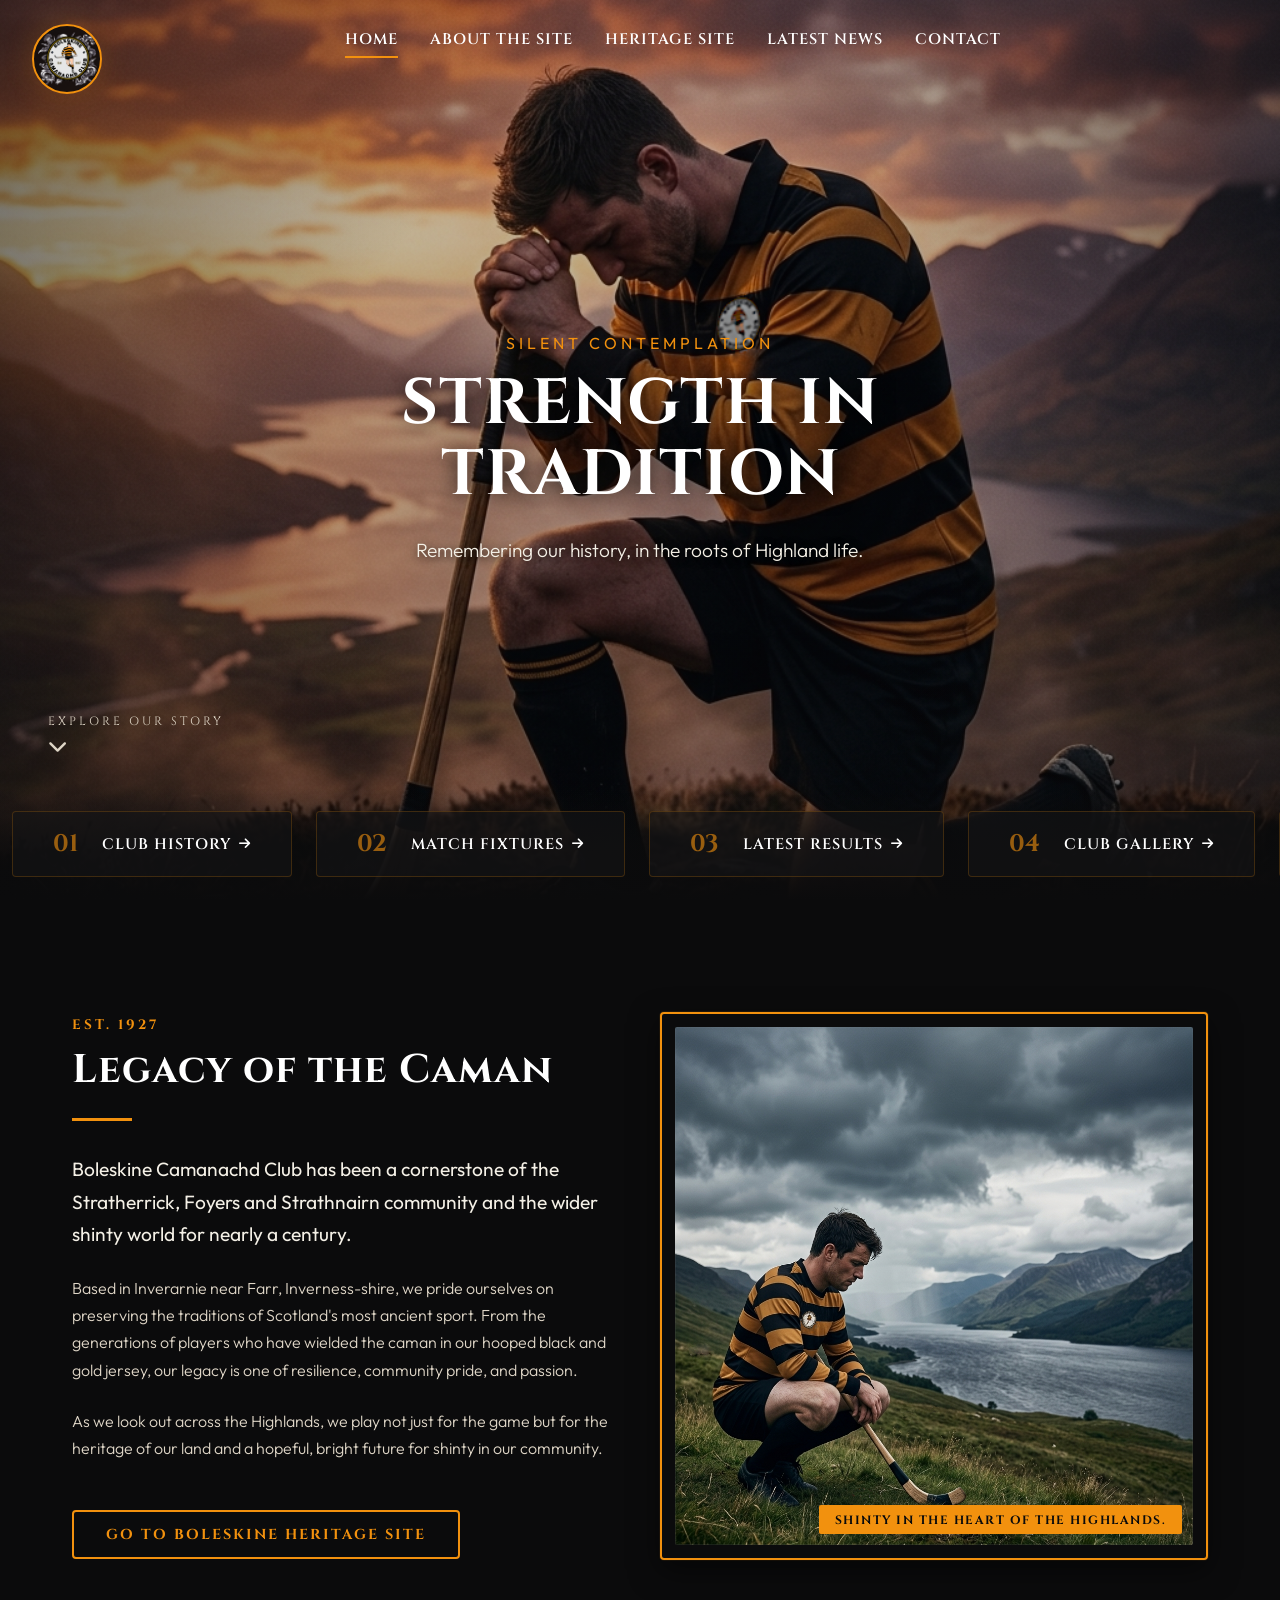
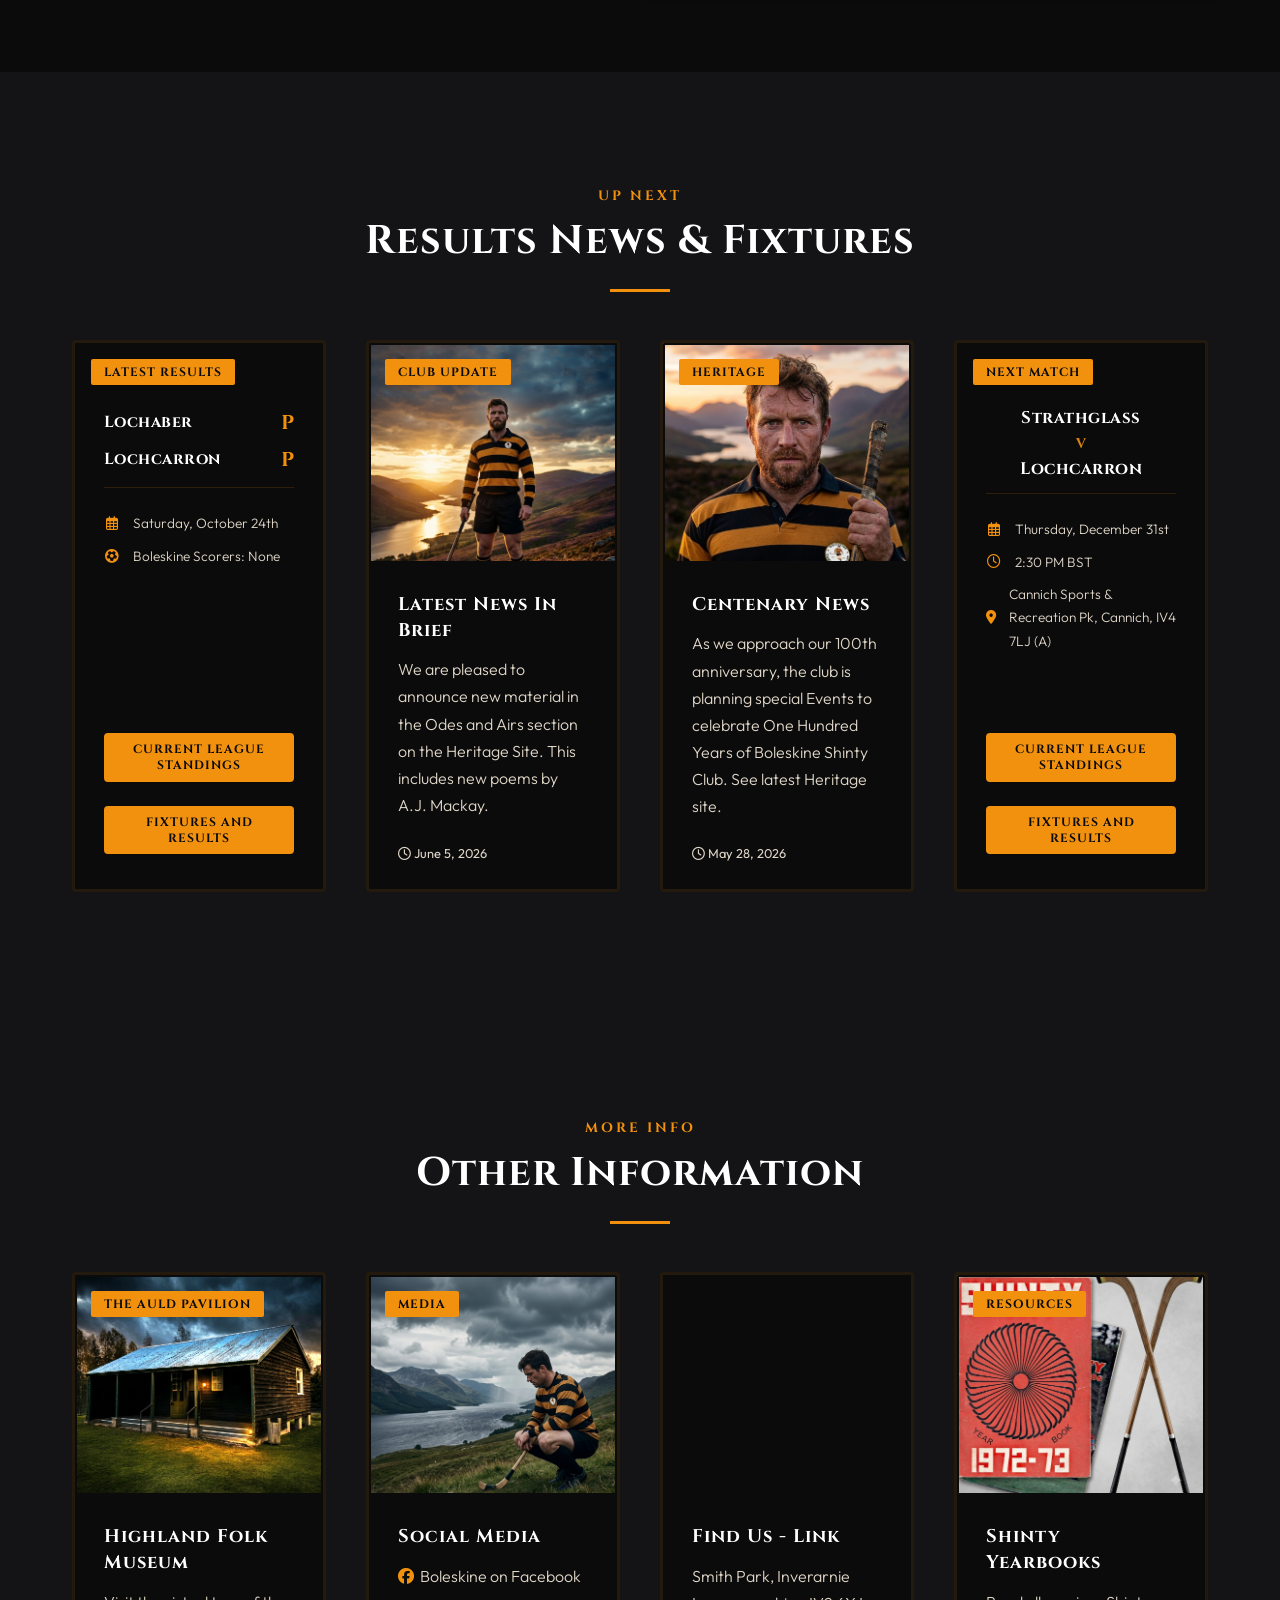
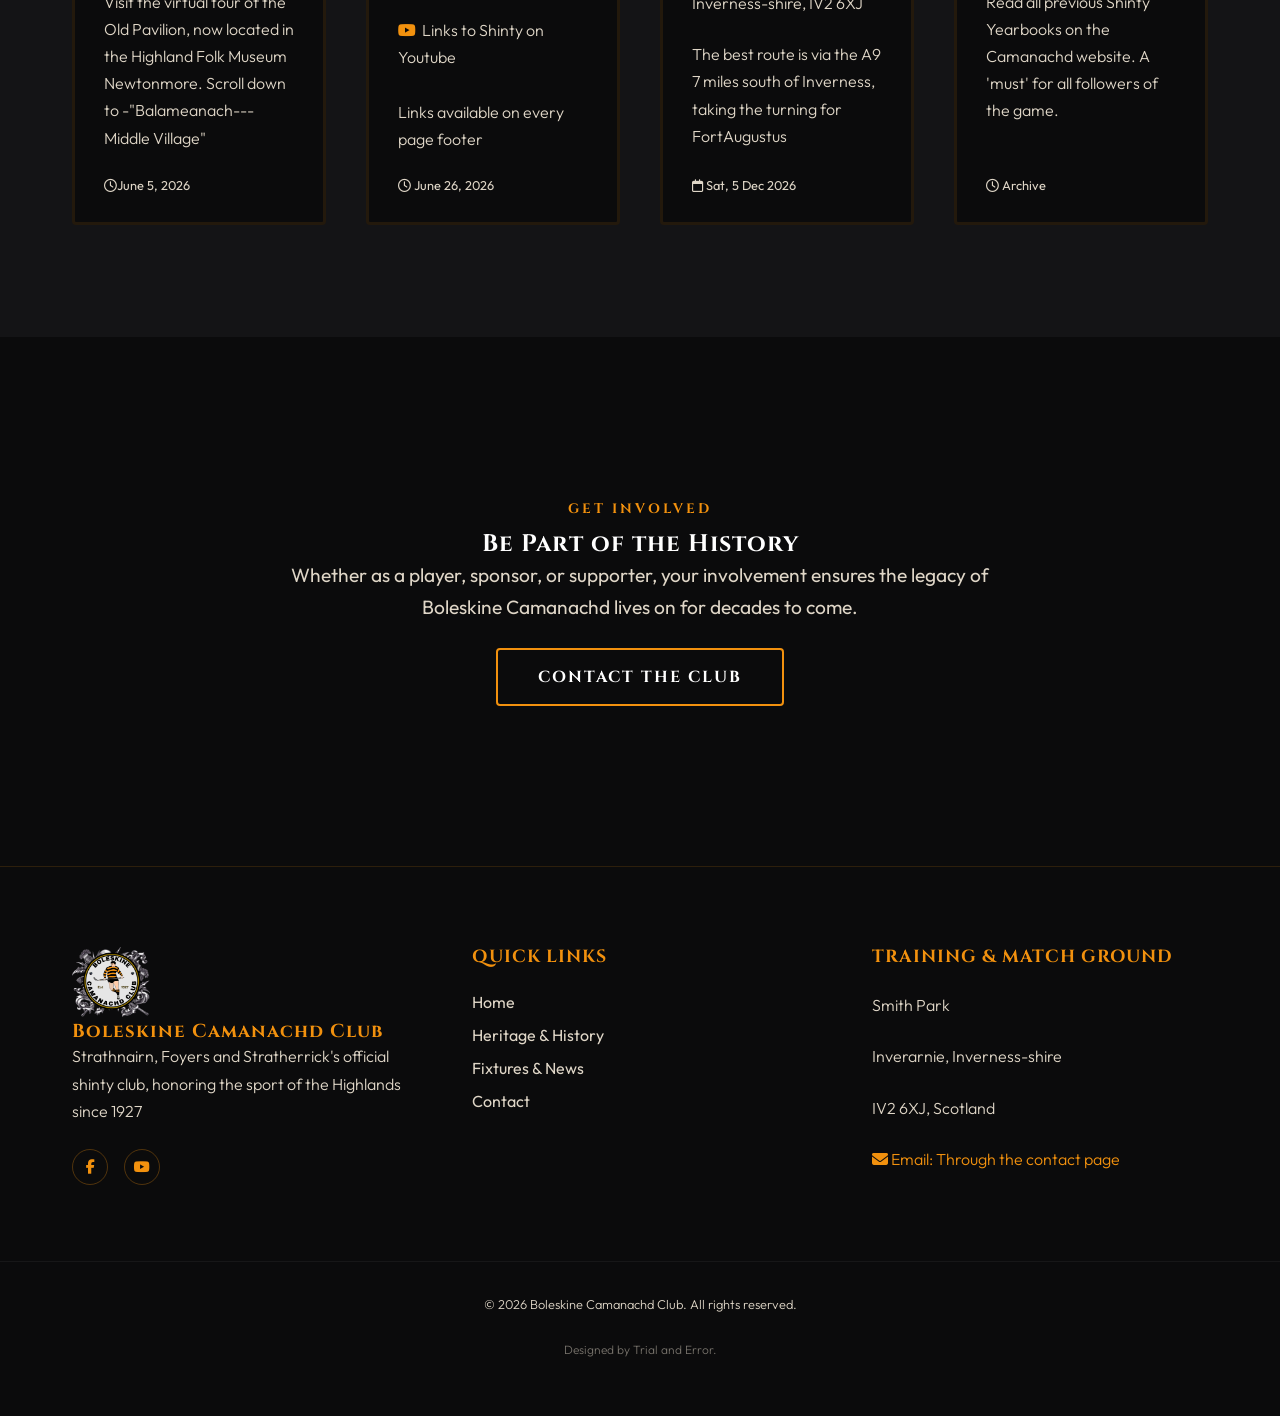
<file: index.html>
<!DOCTYPE html>
<!-- saved from url=(0067)#contact -->
<html lang="en">

<head>
    <meta charset="utf-8">

    <meta name="viewport" content="width=device-width, initial-scale=1.0">
    <title>Boleskine Camanachd Club | Est. 1927</title>
    <link rel="icon" type="image/png" href="./assets/Round-Badge300.png">
    <meta name="description"
        content="Official homepage of Boleskine Camanachd Club. Honoring shinty tradition in the Scottish Highlands since 1927. Strength in heritage, hopeful for a brighter future.">
    <!-- Google Fonts -->
    <link rel="preconnect" href="https://fonts.googleapis.com/">
    <link rel="preconnect" href="https://fonts.gstatic.com/" crossorigin="">
    <link
        href="https://fonts.googleapis.com/css2?family=Cinzel:wght@400;700;900&family=Outfit:wght@300;400;600&display=swap"
        rel="stylesheet">
    <!-- FontAwesome for Icons -->
    <link rel="stylesheet" href="https://cdnjs.cloudflare.com/ajax/libs/font-awesome/6.5.0/css/all.min.css">
    <!-- Stylesheet -->
    <link rel="stylesheet" href="./css/style.css">
    <!-- Page Specific Styles -->
    <style>
        #dynamic-logo-container {
            position: fixed;
        }

        #hero {
            position: relative;
        }

        #slide-bowed {
            background-image: linear-gradient(to bottom, rgba(11, 11, 12, 0.2), rgba(11, 11, 12, 0.4)), url('assets/player_1_bowed.png');
        }

        #slide-standing {
            background-image: linear-gradient(to bottom, rgba(11, 11, 12, 0.2), rgba(11, 11, 12, 0.4)), url('assets/player_2_standing.png');
        }

        #slide-determined {
            background-image: linear-gradient(to bottom, rgba(11, 11, 12, 0.2), rgba(11, 11, 12, 0.4)), url('assets/determined.png');
        }

        #slide-hopeful {
            background-image: linear-gradient(to bottom, rgba(11, 11, 12, 0.2), rgba(11, 11, 12, 0.4)), url('assets/player_4_hopeful.png');
        }
    </style>
</head>

<body>

    <!-- Dynamic Logo Container (Moves from center-screen to navbar on scroll) -->


    <!-- Template Injection Placeholders -->
    <div id="site-header"></div>

    <!-- Cinematic Hero Section -->
    <section id="hero">
        <div class="hero-slides-wrapper">
            <!-- Slide 1: Bowed/Contemplation -->
            <div class="hero-slide active" id="slide-bowed">
                <div class="hero-text-overlay text-center">
                    <span class="text-subtitle font-cinzel-bold">Silent Contemplation</span>
                    <h1 class="font-cinzel">Strength in Tradition</h1>
                    <p>Remembering our history, in the roots of Highland life.</p>
                </div>
            </div>

            <!-- Slide 2: Standing/Turning -->
            <div class="hero-slide" id="slide-standing">
                <div class="hero-text-overlay text-center">
                    <span class="text-subtitle font-cinzel-bold">Rising Tall</span>
                    <h1 class="font-cinzel">Pride of the Gaidheal</h1>
                    <p>Facing the future to continue our history.</p>
                </div>
            </div>

            <!-- Slide 3: Determined Close-Up (Brighter Future) -->
            <div class="hero-slide" id="slide-determined">
                <div class="hero-text-overlay text-center">
                    <span class="text-subtitle font-gold font-cinzel-bold">A Brighter Future</span>
                    <h1 class="font-gold font-cinzel">Boleskine Camanachd</h1>
                    <p>A hopeful, determined vision for tomorrow.</p>
                </div>
            </div>

            <!-- Slide 4: Hopeful/Triumphant -->
            <div class="hero-slide" id="slide-hopeful">
                <div class="hero-text-overlay text-center">
                    <span class="text-subtitle font-cinzel-bold">Rise Again</span>
                    <h1 class="font-cinzel">Hope for the future</h1>
                    <p>Standing tall, ready for the next chapter.</p>
                </div>
            </div>
        </div>

        <!-- Ambient Mist Overlay -->
        <div class="ambient-mist"></div>

        <!-- Skip Intro / Scroll Down Button -->
        <div class="hero-controls">
            <a href="#heritage" class="scroll-indicator" aria-label="Scroll down">
                <span class="scroll-text font-cinzel">Explore Our Story</span>
                <i class="fa-solid fa-chevron-down scroll-arrow"></i>
            </a>
        </div>

        <!-- Infinite Scrolling Link Banner (Positioned near the bottom of the animation viewport) -->
        <div class="marquee-banner-container">
            <div class="marquee-banner">
                <div class="marquee-track">
                    <!-- Set 1 -->
                    <a href="#heritage" class="marquee-card">
                        <span class="card-num">01</span>
                        <span class="card-title font-cinzel">Club History <i class="fa-solid fa-arrow-right"></i></span>
                    </a>
                    <a href="#fixtures" class="marquee-card">
                        <span class="card-num">02</span>
                        <span class="card-title font-cinzel">Match Fixtures <i
                                class="fa-solid fa-arrow-right"></i></span>
                    </a>
                    <a href="#fixtures" class="marquee-card">
                        <span class="card-num">03</span>
                        <span class="card-title font-cinzel">Latest Results <i
                                class="fa-solid fa-arrow-right"></i></span>
                    </a>
                    <a href="gallery.html" class="marquee-card">
                        <span class="card-num">04</span>
                        <span class="card-title font-cinzel">Club Gallery <i class="fa-solid fa-arrow-right"></i></span>
                    </a>
                    <a href="#contact" class="marquee-card">
                        <span class="card-num">05</span>
                        <span class="card-title font-cinzel">Get in Touch <i class="fa-solid fa-arrow-right"></i></span>
                    </a>

                    <!-- Set 2 (Duplicated for infinite looping) -->
                    <a href="#heritage" class="marquee-card">
                        <span class="card-num">01</span>
                        <span class="card-title font-cinzel">Club History <i class="fa-solid fa-arrow-right"></i></span>
                    </a>
                    <a href="#fixtures" class="marquee-card">
                        <span class="card-num">02</span>
                        <span class="card-title font-cinzel">Match Fixtures <i
                                class="fa-solid fa-arrow-right"></i></span>
                    </a>
                    <a href="#fixtures" class="marquee-card">
                        <span class="card-num">03</span>
                        <span class="card-title font-cinzel">Latest Results <i
                                class="fa-solid fa-arrow-right"></i></span>
                    </a>
                    <a href="gallery.html" class="marquee-card">
                        <span class="card-num">04</span>
                        <span class="card-title font-cinzel">Club Gallery <i class="fa-solid fa-arrow-right"></i></span>
                    </a>
                    <a href="#contact" class="marquee-card">
                        <span class="card-num">05</span>
                        <span class="card-title font-cinzel">Get in Touch <i class="fa-solid fa-arrow-right"></i></span>
                    </a>

                    <!-- Set 3 (Extra duplication for wide screens) -->
                    <a href="#heritage" class="marquee-card">
                        <span class="card-num">01</span>
                        <span class="card-title font-cinzel">Club History <i class="fa-solid fa-arrow-right"></i></span>
                    </a>
                    <a href="#fixtures" class="marquee-card">
                        <span class="card-num">02</span>
                        <span class="card-title font-cinzel">Match Fixtures <i
                                class="fa-solid fa-arrow-right"></i></span>
                    </a>
                    <a href="#fixtures" class="marquee-card">
                        <span class="card-num">03</span>
                        <span class="card-title font-cinzel">Latest Results <i
                                class="fa-solid fa-arrow-right"></i></span>
                    </a>
                    <a href="gallery.html" class="marquee-card">
                        <span class="card-num">04</span>
                        <span class="card-title font-cinzel">Club Gallery <i class="fa-solid fa-arrow-right"></i></span>
                    </a>
                    <a href="#contact" class="marquee-card">
                        <span class="card-num">05</span>
                        <span class="card-title font-cinzel">Get in Touch <i class="fa-solid fa-arrow-right"></i></span>
                    </a>

                    <!-- Set 4 (Extra duplication for wide screens) -->
                    <a href="#heritage" class="marquee-card">
                        <span class="card-num">01</span>
                        <span class="card-title font-cinzel">Club History <i class="fa-solid fa-arrow-right"></i></span>
                    </a>
                    <a href="#fixtures" class="marquee-card">
                        <span class="card-num">02</span>
                        <span class="card-title font-cinzel">Match Fixtures <i
                                class="fa-solid fa-arrow-right"></i></span>
                    </a>
                    <a href="#fixtures" class="marquee-card">
                        <span class="card-num">03</span>
                        <span class="card-title font-cinzel">Latest Results <i
                                class="fa-solid fa-arrow-right"></i></span>
                    </a>
                    <a href="gallery.html" class="marquee-card">
                        <span class="card-num">04</span>
                        <span class="card-title font-cinzel">Club Gallery <i class="fa-solid fa-arrow-right"></i></span>
                    </a>
                    <a href="#contact" class="marquee-card">
                        <span class="card-num">05</span>
                        <span class="card-title font-cinzel">Get in Touch <i class="fa-solid fa-arrow-right"></i></span>
                    </a>
                </div>
            </div>
        </div>
    </section>

    <!-- Main Content Area -->
    <main>
        <!-- Club Heritage Section -->
        <section id="heritage" class="content-section">
            <div class="container">
                <div class="grid grid-2-col align-center">
                    <div class="heritage-text reveal-on-scroll active">
                        <div class="section-badge font-cinzel">Est. 1927</div>
                        <h2 class="section-title font-cinzel">Legacy of the Caman</h2>
                        <div class="accent-line"></div>
                        <p class="lead">Boleskine Camanachd Club has been a cornerstone of the Stratherrick, Foyers and
                            Strathnairn community
                            and the wider shinty world for nearly a century.</p>
                        <p>Based in Inverarnie near Farr, Inverness-shire, we pride ourselves on preserving the
                            traditions of Scotland's
                            most ancient sport. From the generations of players who have wielded the caman in our
                            hooped black and gold jersey, our legacy is one of resilience, community pride, and passion.
                        </p>
                        <p>As we look out across the Highlands, we play not just for the game but for the heritage of
                            our land and a hopeful, bright future for shinty in our community.</p>
                        <a href="https://boleskinecamanachdclub.com/test/heritage/"
                            class="btn btn-gold btn-outline mt-3">Go to Boleskine Heritage Site</a>
                    </div>
                    <div class="heritage-image reveal-on-scroll active">
                        <div class="image-frame-gold">
                            <img src="./index_files/player_1_original_flipped.png"
                                alt="Boleskine Player in Contemplation">
                            <div class="frame-tag font-cinzel">Shinty in the heart of the Highlands. </div>
                        </div>
                    </div>
                </div>
            </div>
        </section>

        <!-- Fixtures & News Section -->
        <section id="fixtures" class="content-section bg-charcoal">
            <div class="container">
                <div class="text-center mb-5 reveal-on-scroll active">
                    <span class="section-badge font-cinzel">Up Next</span>
                    <h2 class="section-title font-cinzel">Results News &amp; Fixtures</h2>
                    <div class="accent-line center"></div>
                </div>

                <div class="grid grid-4-col">
                    <!-- Results Card -->
                    <div class="news-card reveal-on-scroll active" id="latest-results-card">
                        <div class="card-type font-cinzel">Latest Results</div>
                        <div class="fixture-details">
                            <div class="fixture-teams">
                                <div class="team-row home-row">
                                    <span class="team-name font-cinzel">Boleskine</span>
                                    <span class="team-score font-cinzel">P</span>
                                </div>
                                <div class="team-row away-row">
                                    <span class="team-name font-cinzel">Kingussie</span>
                                    <span class="team-score font-cinzel">P</span>
                                </div>
                            </div>
                            <div class="fixture-meta">
                                <p><i class="fa-regular fa-calendar-days"></i> Saturday, July 4th</p>
                                <p><i class="fa-regular fa-clock"></i> 2:30 PM BST</p>
                                <p><i class="fa-solid fa-location-dot"></i> Smith Pk Inverarnie (H)</p>
                            </div>
                            <a href="https://matches.shinty.com/mowi-north-division-2-2026/" target="_blank"
                                rel="noopener" class="btn btn-gold btn-xs mt-3 w-100 text-center">Current League
                                Standings</a>
                            <a href="https://matches.shinty.com/" target="_blank" rel="noopener"
                                class="btn btn-gold btn-xs mt-3 w-100 text-center">Fixtures and Results</a>
                        </div>
                    </div>

                    <!-- News Card 1 -->
                    <div class="news-card reveal-on-scroll active">
                        <div class="card-img-wrapper">
                            <div class="card-type font-cinzel">Club Update</div>
                            <img src="./index_files/player_2_standing.png" alt="Shinty Club Training Session">
                        </div>
                        <div class="card-content">
                            <h3 class="card-heading font-cinzel"><a
                                    href="https://boleskinecamanachdclub.com/test/heritage">Latest News In Brief</a>
                            </h3>
                            <p>We are pleased to announce new material in the Odes and Airs section on the Heritage
                                Site. This includes new poems by A.J. Mackay.</p>
                            <span class="card-date"><i class="fa-regular fa-clock"></i> June 5, 2026</span>
                        </div>
                    </div>

                    <!-- News Card 2 -->
                    <div class="news-card reveal-on-scroll active">
                        <div class="card-img-wrapper">
                            <div class="card-type font-cinzel">Heritage</div>
                            <img src="./index_files/determined.png" alt="Shinty Club Slogan Background">
                        </div>
                        <div class="card-content">
                            <h3 class="card-heading font-cinzel"><a
                                    href="https://boleskinecamanachdclub.com/test/heritage/centenary-news/">Centenary
                                    News</a>
                            </h3>
                            <p>As we approach our 100th anniversary, the club is planning special Events to
                                celebrate One Hundred Years of Boleskine Shinty Club. See latest Heritage site.</p>
                            <span class="card-date"><i class="fa-regular fa-clock"></i> May 28, 2026</span>
                        </div>
                    </div>
                    <!-- Fixture Card 1 -->
                    <div class="news-card reveal-on-scroll active" id="next-match-card">
                        <div class="card-type font-cinzel">Next Match</div>
                        <div class="fixture-details">
                            <div class="fixture-teams">
                                <div class="team-row home-row">
                                    <span class="team-name font-cinzel">Boleskine</span>
                                </div>
                                <span class="vs font-cinzel">V</span>
                                <div class="team-row away-row">
                                    <span class="team-name font-cinzel">Kingussie</span>
                                </div>
                            </div>
                            <div class="fixture-meta">
                                <p><i class="fa-regular fa-calendar-days"></i> Saturday, July 4th</p>
                                <p><i class="fa-regular fa-clock"></i> 2:30 PM BST</p>
                                <p><i class="fa-solid fa-location-dot"></i> Smith Pk Inverarnie (H)</p>
                            </div>
                            <a href="https://matches.shinty.com/mowi-north-division-2-2026/" target="_blank"
                                rel="noopener" class="btn btn-gold btn-xs mt-3 w-100 text-center">Current League
                                Standings</a>
                            <a href="https://matches.shinty.com/" target="_blank" rel="noopener"
                                class="btn btn-gold btn-xs mt-3 w-100 text-center">Fixtures and Results</a>
                        </div>
                    </div>
                </div>
            </div>
        </section>


        <!-- Other Information Section -->
        <section id="other-info" class="content-section bg-charcoal">
            <div class="container">


                <div class="text-center mb-5 reveal-on-scroll active">
                    <span class="section-badge font-cinzel">More Info</span>
                    <h2 class="section-title font-cinzel">Other Information</h2>
                    <div class="accent-line center"></div>
                </div>


                <div class="grid grid-4-col">

                    <!-- News Card 1 -->
                    <div class="news-card reveal-on-scroll active">
                        <div class="card-img-wrapper">
                            <div class="card-type font-cinzel">The Auld Pavilion</div>
                            <img src="./index_files/auld_pavilionlight.png" alt="Shinty Pavilion Tour">
                        </div>
                        <div class="card-content">
                            <h3 class="card-heading font-cinzel"><a
                                    href="https://www.highlifehighland.com/attractions/highland-folk-museum/explore?_gl=1*1t1nfi8*_up*MQ..*_ga*MTc1NTkxMTQ5My4xNzg3NDgwNDAy*_ga_45TXEQCDF7*czE3ODc0ODA0MDIkbzEkZzAkdDE3ODc0ODA0MDIkajYwJGwwJGgw"
                                    target="_blank" rel="noopener">Highland
                                    Folk Museum</a></h3>
                            <p> Visit the virtual tour of the Old Pavilion, now located in the Highland Folk Museum
                                Newtonmore. Scroll down to -"Balameanach---Middle Village"</p>
                            <span class="card-date"><i class="fa-regular fa-clock"></i>June 5, 2026</span>
                        </div>
                    </div>

                    <!-- News Card 2 -->
                    <div class="news-card reveal-on-scroll active">
                        <div class="card-img-wrapper">
                            <div class="card-type font-cinzel">Media</div>
                            <img src="./index_files/player_1_original.png" alt="Shinty Club Slogan Background">
                        </div>
                        <div class="card-content">
                            <h3 class="card-heading font-cinzel"><a href="#site-footer">Social Media</a>
                            </h3>
                            <p>
                                <a href="https://www.facebook.com/people/Boleskine-Camanachd-Club/100057269995639/"
                                    target="_blank" rel="noopener" class="media-link"><i
                                        class="fa-brands fa-facebook"></i> Boleskine on Facebook</a><br><br>
                                <a href="https://www.youtube.com/results?search_query=shinty" target="_blank"
                                    rel="noopener" class="media-link"><i class="fa-brands fa-youtube"></i> Links to
                                    Shinty on Youtube</a><br><br>
                                Links available on every page footer
                            </p>
                            <span class="card-date"><i class="fa-regular fa-clock"></i> June 26, 2026</span>
                        </div>
                    </div>

                    <!-- Map Card -->
                    <div class="news-card reveal-on-scroll active">
                        <div class="card-img-wrapper">
                            <!-- Google Maps Embed -->
                            <iframe
                                src="https://maps.google.com/maps?q=Boleskine%20Shinty%20Club,%20Smith%20Park,%20Inverarnie,%20Inverness-shire&amp;t=&amp;z=14&amp;ie=UTF8&amp;iwloc=&amp;output=embed"
                                class="map-iframe" width="600" height="450" allowfullscreen loading="lazy"
                                title="Google Maps Location">
                            </iframe>
                        </div>
                        <div class="card-content">
                            <h3 class="card-heading font-cinzel">
                                <a href="https://www.google.com/maps/place/Boleskine+Shinty+Club/@57.3915967,-4.1916221,9784m/data=!3m1!1e3!4m9!1m2!2m1!1sSmith+Park,+Inverarnie,+Inverness-shire,+IV2+6XJ!3m5!1s0x488f6e24316aadd3:0xac85c4b815f97636!8m2!3d57.3867936!4d-4.1818406!16s%2Fg%2F11cms_fbth?entry=ttu&amp;g_ep=EgoyMDI2MDgyNC4wIKXMDSoASAFQAw%3D%3D"
                                    target="_blank" rel="noopener" class="hover-gold text-white"
                                    style="text-decoration: none; transition: color 0.3s ease;">Find Us - Link</a>
                            </h3>
                            <p>Smith Park, Inverarnie<br>Inverness-shire, IV2 6XJ</p>
							<p>The best route is via the A9 7 miles south of Inverness, taking the turning for FortAugustus</p>
                            <span class="card-date"><i class="fa-regular fa-calendar"></i> <span
                                    id="card-datetime"></span></span>
                            <script>
                                document.getElementById('card-datetime').innerText = new Date().toLocaleString('en-GB', { weekday: 'short', day: 'numeric', month: 'short', year: 'numeric' });
                            </script>
                        </div>
                    </div>
                    <!-- News Card 3: Shinty Yearbooks -->
                    <div class="news-card reveal-on-scroll active">
                        <div class="card-img-wrapper">
                            <div class="card-type font-cinzel">Resources</div>
                            <img src="./index_files/yearbooks.png" alt="Shinty Yearbooks">
                        </div>
                        <div class="card-content">
                            <h3 class="card-heading font-cinzel"><a href="https://shinty.com/the-shinty-yearbook/"
                                    target="_blank" rel="noopener">Shinty Yearbooks</a>
                            </h3>
                            <p>Read all previous Shinty Yearbooks on the Camanachd website. A 'must' for all followers of the game.</p>
                            <span class="card-date"><i class="fa-regular fa-clock"></i> Archive</span>
                        </div>
                    </div>

                </div>
            </div>
        </section>




        <!-- Club Membership / Call To Action Section -->
        <section id="membership" class="content-section cta-section">
            <div class="cta-overlay"></div>
            <div class="container relative-z">
                <div class="text-center max-width-700 reveal-on-scroll active">
                    <span class="section-badge font-cinzel text-gold">Get Involved</span>
                    <h2 class="font-cinzel text-white mb-3">Be Part of the History</h2>
                    <p class="lead text-gray mb-4">Whether as a player, sponsor, or supporter, your involvement ensures
                        the legacy of Boleskine Camanachd lives on for decades to come.</p>
                    <div class="gap-3 justify-center mt-4">
                        <a href="contact.html" target="_blank"
                            class="btn btn-gold btn-outline btn-lg text-white">Contact The Club</a>
                    </div>
                </div>
            </div>
        </section>
    </main>

    <!-- Template Injection Placeholders -->
    <div id="site-footer"></div>

    <!-- Scripts -->
    <script src="./index_files/templates.js"></script>
    <script src="./index_files/main.js"></script>
    <script src="./index_files/fixtures.js"></script>
    <script src="./index_files/fixture_updater.js"></script>


</body>

</html>
</file>
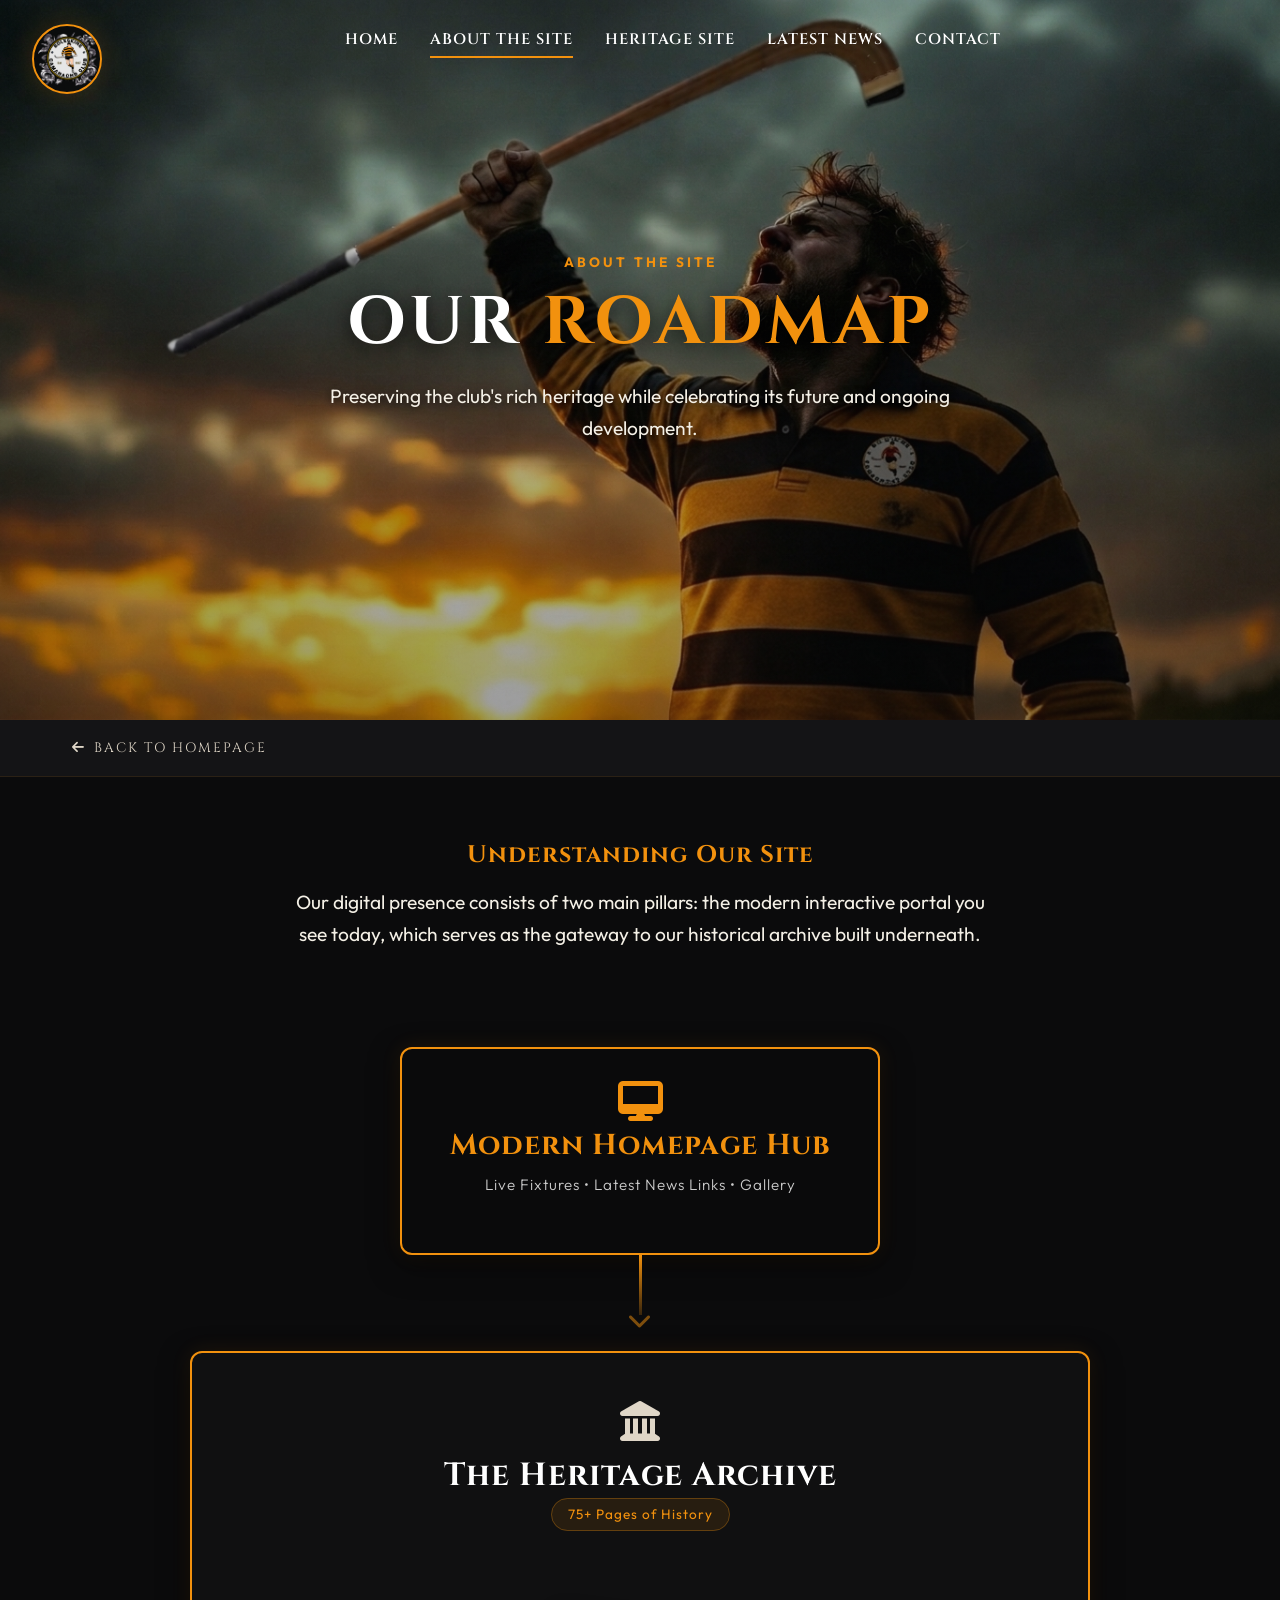
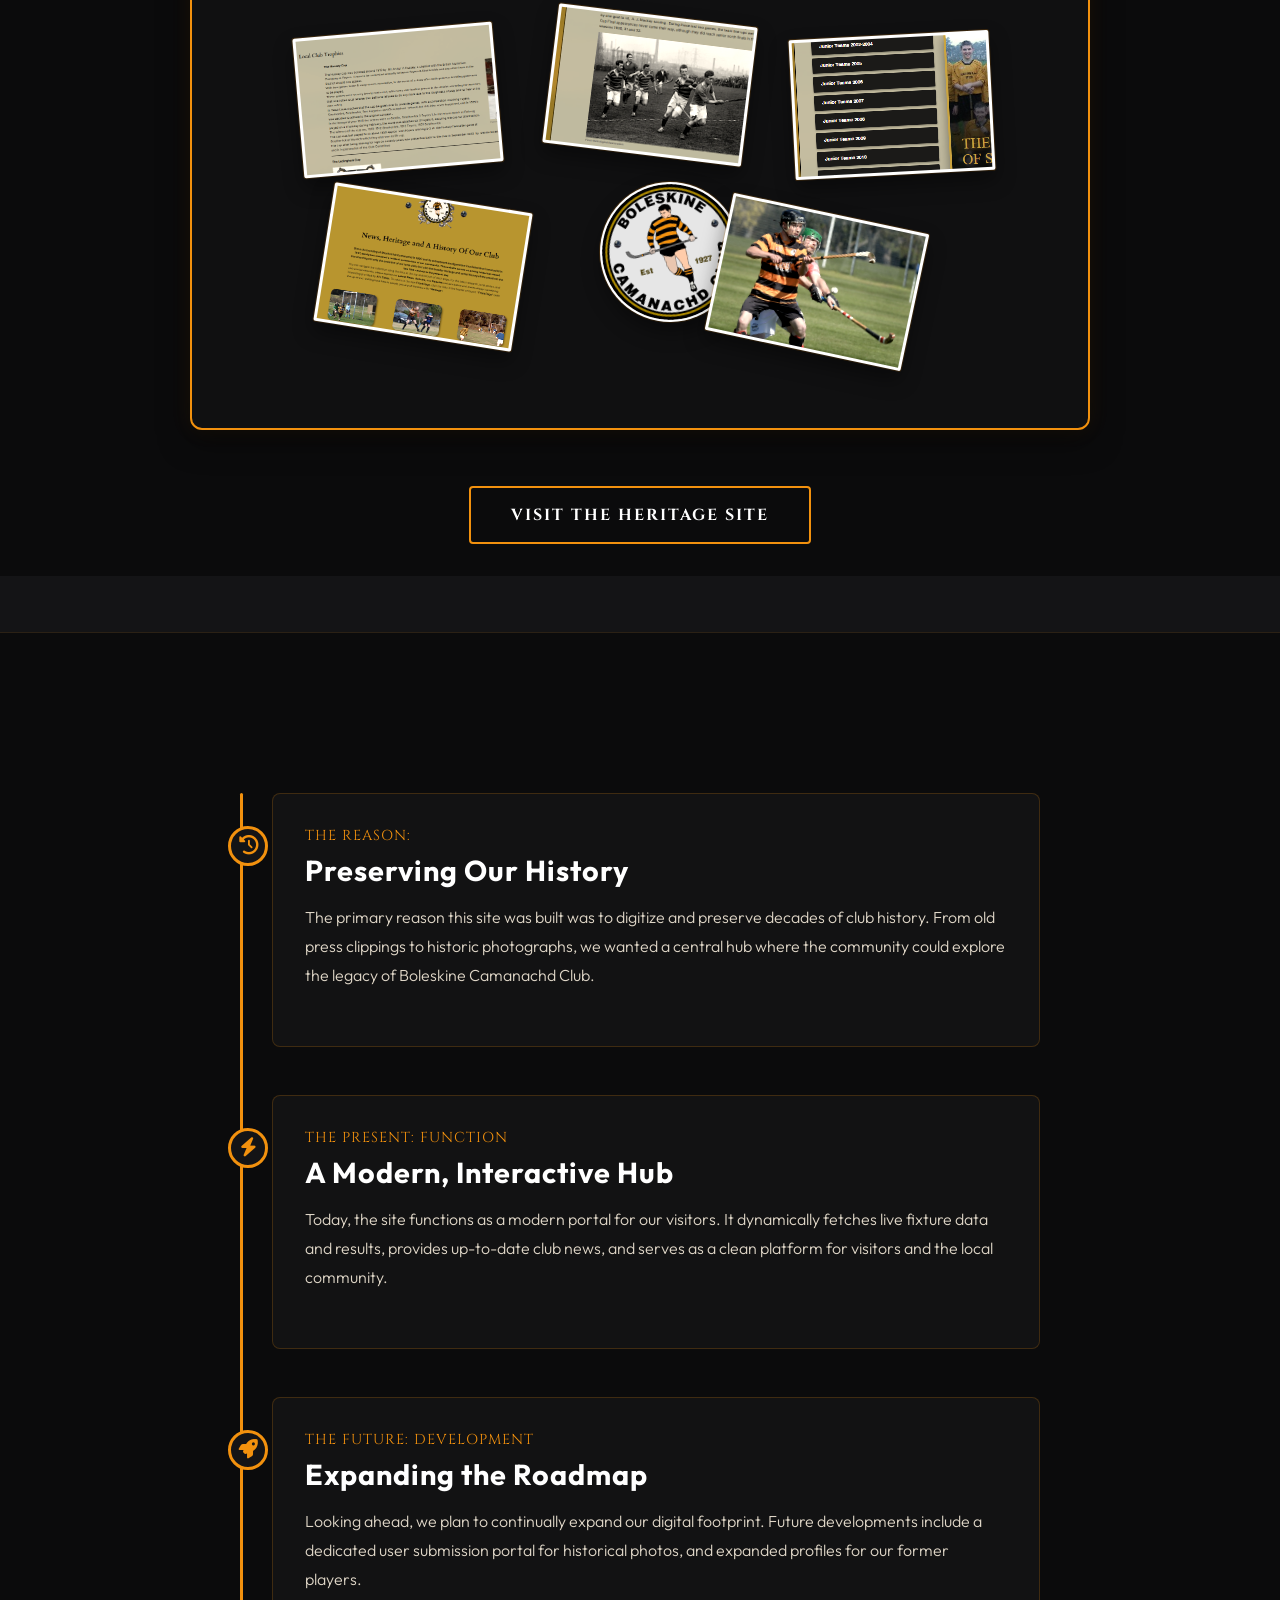
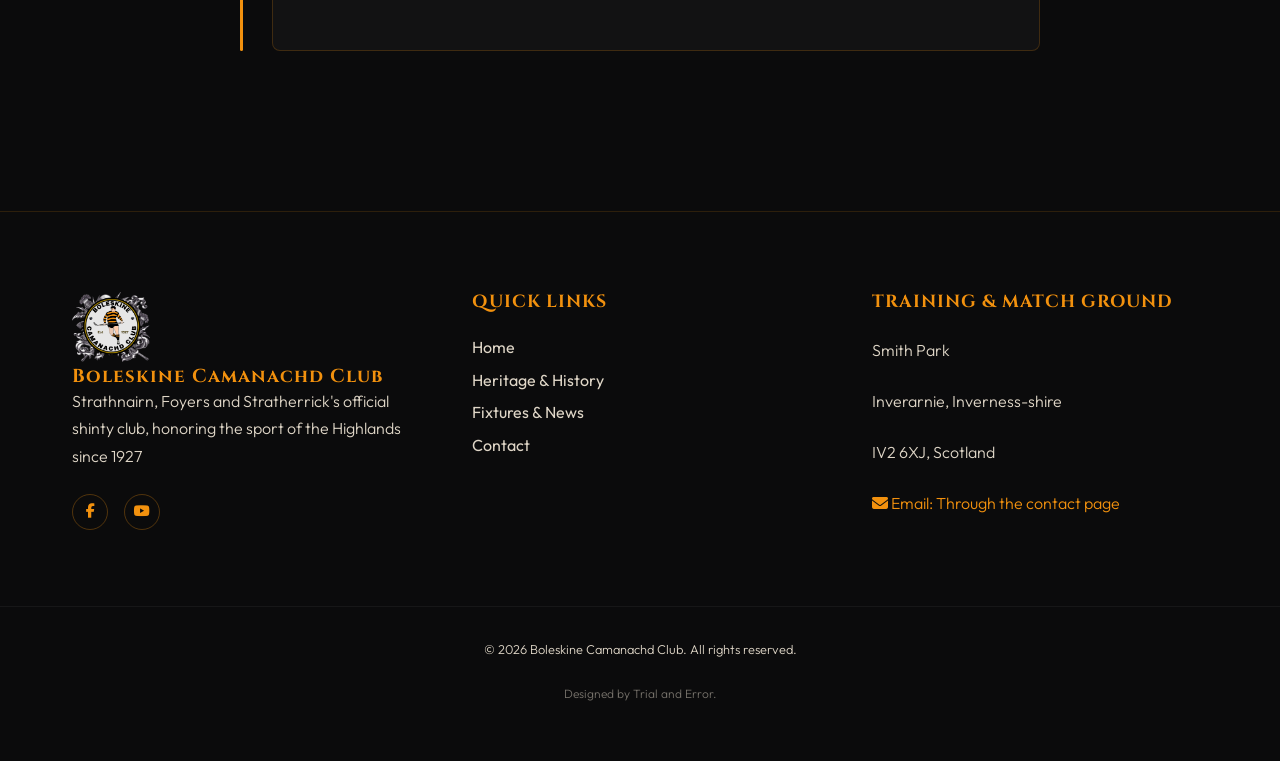
<file: about.html>
<!DOCTYPE html>
<html lang="en">

<head>
    <meta charset="utf-8">
    <meta name="viewport" content="width=device-width, initial-scale=1.0">
    <title>About the Site | Boleskine Camanachd Club</title>
    <link rel="icon" type="image/png" href="./assets/Round-Badge300.png">
    <meta name="description"
        content="Learn about the purpose, functionality, and future roadmap of the Boleskine Camanachd Club website.">
    <!-- Google Fonts -->
    <link rel="preconnect" href="https://fonts.googleapis.com/">
    <link rel="preconnect" href="https://fonts.gstatic.com/" crossorigin="">
    <link href="https://fonts.googleapis.com/css2?family=Cinzel:wght@400;700;900&family=Outfit:wght@300;400;600&display=swap" rel="stylesheet">
    <!-- FontAwesome for Icons -->
    <link rel="stylesheet" href="https://cdnjs.cloudflare.com/ajax/libs/font-awesome/6.5.0/css/all.min.css">
    <!-- Stylesheet -->
    <link rel="stylesheet" href="./css/style.css">
    <style>
        .about-hero-section {
            min-height: 80vh;
            display: flex;
            align-items: center;
            justify-content: center;
            text-align: center;
            background-image: url('./assets/player_4_hopeful.png');
            background-size: cover;
            background-position: center top;
            position: relative;
        }

        .about-hero-overlay {
            position: absolute;
            inset: 0;
            /* Lighter uniform gradient */
            background: linear-gradient(to bottom, rgba(11, 11, 12, 0.2) 0%, rgba(11, 11, 12, 0.4) 100%);
            z-index: 1;
        }

        .about-hero-content {
            position: relative;
            z-index: 2;
            width: 100%;
            animation: fadeInUp 1s cubic-bezier(0.25, 1, 0.5, 1) both;
        }

        @keyframes fadeInUp {
            from {
                opacity: 0;
                transform: translateY(30px);
            }

            to {
                opacity: 1;
                transform: translateY(0);
            }
        }

        .about-hero-title {
            font-size: clamp(2.4rem, 6vw, 4.2rem);
            text-transform: uppercase;
            letter-spacing: 4px;
            margin-bottom: 1rem;
            text-shadow: 0 4px 20px rgba(0, 0, 0, 0.8);
        }

        .about-hero-subtitle {
            text-shadow: 0 2px 10px rgba(0, 0, 0, 0.8);
        }

        .arch-section {
            padding-top: 4rem;
            padding-bottom: 2rem;
        }

        .arch-title {
            padding-bottom: 1rem;
        }

        .arch-subtitle {
            margin-bottom: 4rem;
        }

        .scrapbook-item-1 {
            --rot: -5deg;
            --x: -10px;
            --y: 10px;
        }

        .scrapbook-item-2 {
            --rot: 7deg;
            --x: 10px;
            --y: -5px;
        }

        .scrapbook-item-3 {
            --rot: -3deg;
            --x: 20px;
            --y: 15px;
        }

        .scrapbook-item-4 {
            --rot: 9deg;
            --x: -15px;
            --y: 5px;
        }

        .scrapbook-item-5 {
            --rot: -12deg;
            --x: 30px;
            --y: -10px;
            width: 140px;
            height: 140px;
            padding: 2px;
            border-radius: 50%;
        }

        .scrapbook-item-5 img {
            object-fit: contain;
            filter: none;
            border-radius: 50%;
        }

        .scrapbook-item-6 {
            --rot: 12deg;
            --x: -25px;
            --y: 20px;
        }

        .heritage-btn-container {
            margin-top: 1.5rem;
        }
    </style>
</head>

<body>
    <!-- Header Placeholder -->
    <div id="site-header"></div>

    <!-- Main Content -->
    <main>
        <!-- Hero Section -->
        <section class="content-section about-hero-section">
            <!-- Dark gradient overlay for text readability -->
            <div class="about-hero-overlay">
            </div>

            <div class="container about-hero-content">
                <span class="section-badge mx-auto">About the Site</span>
                <h1 class="font-cinzel text-gold mt-2 about-hero-title"><span class="text-white">Our</span>
                    Roadmap</h1>
                <p class="lead max-width-700 mt-2 mx-auto about-hero-subtitle">
                    Preserving the club's rich heritage while celebrating its future and ongoing development.
                </p>
            </div>
        </section>

        <!-- Page Navigation Strip -->
        <div class="page-nav-strip">
            <div class="container page-nav-inner">
                <a href="index.html"><i class="fa-solid fa-arrow-left"></i> Back to Homepage</a>
            </div>
        </div>

        <!-- Site Architecture Map Section -->
        <section class="content-section arch-section">
            <div class="container text-center">
                <h2 class="font-cinzel text-gold arch-title">Understanding Our Site</h2>
                <p class="lead max-width-700 mx-auto arch-subtitle">
                    Our digital presence consists of two main pillars: the modern interactive portal you see today,
                    which serves as the gateway to our historical archive built underneath.
                </p>

                <div class="site-architecture-map">
                    <!-- Modern Portal (Top) -->
                    <div class="arch-top">
                        <div class="arch-hub">
                            <i class="fa-solid fa-desktop mb-1"></i>
                            <h3>Modern Homepage Hub</h3>
                            <p>Live Fixtures • Latest News Links • Gallery</p>
                        </div>
                    </div>

                    <!-- Connector -->
                    <div class="arch-connector">
                        <div class="arch-line"></div>
                        <div class="arch-arrow"><i class="fa-solid fa-chevron-down"></i></div>
                    </div>

                    <!-- Heritage Foundation (Bottom) -->
                    <div class="arch-foundation">
                        <div class="arch-foundation-header">
                            <i class="fa-solid fa-landmark"></i>
                            <h3>The Heritage Archive</h3>
                            <span class="badge">75+ Pages of History</span>
                        </div>
                        <div class="scrapbook-gallery">
                            <div class="scrapbook-item scrapbook-item-1">
                                <img src="assets/Screenshot%202026-08-30%20141505.png" alt="Heritage Trophy">
                            </div>
                            <div class="scrapbook-item scrapbook-item-2">
                                <img src="assets/Screenshot%202026-08-30%20141334.png" alt="Heritage Junior Teams">
                            </div>
                            <div class="scrapbook-item scrapbook-item-3">
                                <img src="assets/Screenshot%202026-08-30%20141249.png" alt="Heritage Home">
                            </div>
                            <div class="scrapbook-item scrapbook-item-4">
                                <img src="assets/Screenshot%202026-08-30%20141142.png" alt="Heritage Final 1928">
                            </div>
                            <div class="scrapbook-item scrapbook-item-5">
                                <img src="assets/Round-Badge300.png" alt="Heritage Icon 1">
                            </div>
                            <div class="scrapbook-item scrapbook-item-6">
                                <img src="assets/BoleskineVInverness.jpg" alt="Heritage Action Shot">
                            </div>
                        </div>
                    </div>
                </div>

                <div class="heritage-btn-container">
                    <a href="heritage/" class="btn btn-gold btn-outline btn-lg text-white">Visit The Heritage Site</a>
                </div>
            </div>
        </section>

        <!-- Charcoal Separator -->
        <div class="page-nav-strip">
            <div class="container page-nav-inner">
                &nbsp;
            </div>
        </div>

        <!-- Timeline Section -->
        <section class="content-section timeline-section-bg">
            <div class="container">
                <div class="roadmap-timeline">

                    <!-- Past -->
                    <div class="timeline-item">
                        <div class="timeline-icon">
                            <i class="fa-solid fa-clock-rotate-left"></i>
                        </div>
                        <div class="timeline-content">
                            <span class="timeline-date font-cinzel text-gold">The Reason:</span>
                            <h3>Preserving Our History</h3>
                            <p>
                                The primary reason this site was built was to digitize and preserve decades of club
                                history. From old press clippings to historic photographs, we wanted a central hub where
                                the community could explore the legacy of Boleskine Camanachd Club.
                            </p>
                        </div>
                    </div>

                    <!-- Present -->
                    <div class="timeline-item">
                        <div class="timeline-icon">
                            <i class="fa-solid fa-bolt"></i>
                        </div>
                        <div class="timeline-content">
                            <span class="timeline-date font-cinzel text-gold">The Present: Function</span>
                            <h3>A Modern, Interactive Hub</h3>
                            <p>
                                Today, the site functions as a modern portal for our visitors. It
                                dynamically fetches live fixture data and results, provides up-to-date club news, and
                                serves as a clean platform for visitors and the local community.
                            </p>
                        </div>
                    </div>

                    <!-- Future -->
                    <div class="timeline-item">
                        <div class="timeline-icon">
                            <i class="fa-solid fa-rocket"></i>
                        </div>
                        <div class="timeline-content">
                            <span class="timeline-date font-cinzel text-gold">The Future: Development</span>
                            <h3>Expanding the Roadmap</h3>
                            <p>
                                Looking ahead, we plan to continually expand our digital footprint. Future developments
                                include a dedicated user submission portal for historical photos, and expanded profiles
                                for our former players.
                            </p>
                        </div>
                    </div>

                </div>
            </div>
        </section>
    </main>

    <!-- Footer Placeholder -->
    <div id="site-footer"></div>

    <!-- Scripts -->
    <script src="./index_files/templates.js"></script>
    <script src="./index_files/main.js"></script>
</body>

</html>
</file>
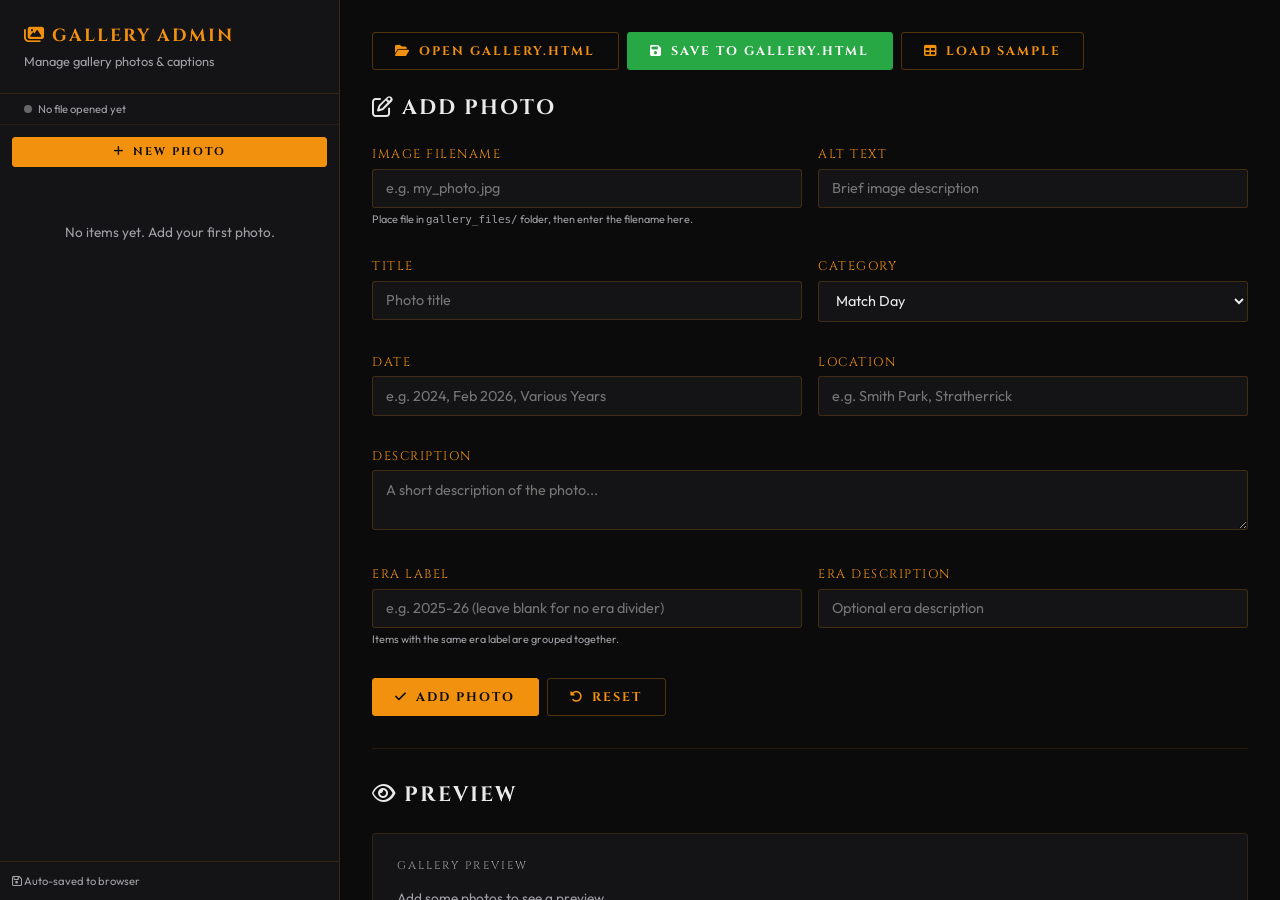
<file: admin-gallery.html>
<!DOCTYPE html>
<html lang="en">
<head>
    <meta charset="UTF-8">
    <meta name="viewport" content="width=device-width, initial-scale=1.0">
    <title>Gallery Admin | Boleskine Camanachd Club</title>
    <link rel="preconnect" href="https://fonts.googleapis.com/">
    <link rel="preconnect" href="https://fonts.gstatic.com/" crossorigin="">
    <link href="https://fonts.googleapis.com/css2?family=Cinzel:wght@400;700;900&family=Outfit:wght@300;400;600&display=swap" rel="stylesheet">
    <link rel="stylesheet" href="https://cdnjs.cloudflare.com/ajax/libs/font-awesome/6.5.0/css/all.min.css">
    <style>
        :root {
            --color-black: #0B0B0C;
            --color-charcoal: #141416;
            --color-gold: #F2910E;
            --color-gold-hover: #C5720A;
            --color-text: #EAEAEA;
            --color-text-muted: #A0A0A5;
            --font-title: 'Cinzel', serif;
            --font-body: 'Outfit', sans-serif;
        }
        * { margin: 0; padding: 0; box-sizing: border-box; }
        body {
            background: var(--color-black);
            color: var(--color-text);
            font-family: var(--font-body);
            display: flex;
            min-height: 100vh;
        }
        .sidebar {
            width: 340px;
            min-width: 340px;
            background: var(--color-charcoal);
            border-right: 1px solid rgba(242,145,14,0.15);
            display: flex;
            flex-direction: column;
            height: 100vh;
            position: sticky;
            top: 0;
        }
        .sidebar-header {
            padding: 1.5rem;
            border-bottom: 1px solid rgba(242,145,14,0.15);
        }
        .sidebar-header h1 {
            font-family: var(--font-title);
            font-size: 1.1rem;
            color: var(--color-gold);
            letter-spacing: 2px;
            text-transform: uppercase;
        }
        .sidebar-header p {
            font-size: 0.8rem;
            color: var(--color-text-muted);
            margin-top: 0.3rem;
        }
        .file-status {
            font-size: 0.7rem;
            padding: 0.5rem 1.5rem;
            border-bottom: 1px solid rgba(242,145,14,0.08);
            color: var(--color-text-muted);
            display: flex;
            align-items: center;
            gap: 0.4rem;
            word-break: break-all;
        }
        .file-status .dot {
            width: 8px; height: 8px;
            border-radius: 50%;
            background: #666;
            flex-shrink: 0;
        }
        .file-status .dot.loaded { background: #28a745; }
        .item-list {
            flex: 1;
            overflow-y: auto;
            padding: 0.75rem;
        }
        .item-list .empty {
            text-align: center;
            color: var(--color-text-muted);
            padding: 2rem;
            font-size: 0.85rem;
        }
        .item-card {
            background: rgba(255,255,255,0.03);
            border: 1px solid rgba(242,145,14,0.1);
            border-radius: 4px;
            padding: 0.75rem;
            margin-bottom: 0.5rem;
            cursor: pointer;
            transition: all 0.2s;
            position: relative;
        }
        .item-card:hover {
            border-color: rgba(242,145,14,0.3);
            background: rgba(242,145,14,0.05);
        }
        .item-card.active {
            border-color: var(--color-gold);
            background: rgba(242,145,14,0.08);
        }
        .item-card .era-badge {
            font-size: 0.6rem;
            font-family: var(--font-title);
            color: var(--color-gold);
            letter-spacing: 1px;
            text-transform: uppercase;
        }
        .item-card .item-title {
            font-size: 0.85rem;
            font-weight: 600;
            margin-top: 0.2rem;
            white-space: nowrap;
            overflow: hidden;
            text-overflow: ellipsis;
        }
        .item-card .item-number {
            font-size: 0.65rem;
            color: rgba(160,160,165,0.4);
            margin-top: 0.1rem;
        }
        .item-card .item-meta {
            font-size: 0.72rem;
            color: var(--color-text-muted);
            margin-top: 0.2rem;
        }
        .item-card .item-actions {
            position: absolute;
            top: 0.4rem;
            right: 0.4rem;
            display: none;
            gap: 0.3rem;
        }
        .item-card:hover .item-actions { display: flex; }
        .item-card .item-actions button {
            background: var(--color-charcoal);
            border: 1px solid rgba(242,145,14,0.2);
            color: var(--color-text-muted);
            width: 24px;
            height: 24px;
            border-radius: 3px;
            cursor: pointer;
            font-size: 0.65rem;
            display: flex;
            align-items: center;
            justify-content: center;
            transition: all 0.15s;
        }
        .item-card .item-actions button:hover {
            background: var(--color-gold);
            color: var(--color-black);
            border-color: var(--color-gold);
        }
        .item-card .item-actions button.danger:hover {
            background: #dc3545;
            border-color: #dc3545;
            color: #fff;
        }

        .main {
            flex: 1;
            padding: 2rem;
            overflow-y: auto;
            max-height: 100vh;
        }
        .main h2 {
            font-family: var(--font-title);
            font-size: 1.3rem;
            letter-spacing: 2px;
            text-transform: uppercase;
            margin-bottom: 1.5rem;
        }
        .form-grid {
            display: grid;
            grid-template-columns: 1fr 1fr;
            gap: 1rem;
        }
        .form-group {
            margin-bottom: 1rem;
        }
        .form-group.full { grid-column: 1 / -1; }
        .form-group label {
            display: block;
            font-size: 0.78rem;
            font-family: var(--font-title);
            letter-spacing: 1.5px;
            text-transform: uppercase;
            color: var(--color-gold);
            margin-bottom: 0.35rem;
        }
        .form-group input,
        .form-group select,
        .form-group textarea {
            width: 100%;
            padding: 0.6rem 0.8rem;
            background: var(--color-charcoal);
            border: 1px solid rgba(242,145,14,0.2);
            border-radius: 3px;
            color: var(--color-text);
            font-family: var(--font-body);
            font-size: 0.9rem;
            transition: border-color 0.2s;
        }
        .form-group input:focus,
        .form-group select:focus,
        .form-group textarea:focus {
            outline: none;
            border-color: var(--color-gold);
        }
        .form-group textarea { resize: vertical; min-height: 60px; }
        .form-group select option { background: var(--color-charcoal); }

        .btn {
            display: inline-flex;
            align-items: center;
            gap: 0.5rem;
            padding: 0.6rem 1.4rem;
            font-family: var(--font-title);
            font-size: 0.78rem;
            font-weight: 700;
            letter-spacing: 2px;
            text-transform: uppercase;
            border-radius: 3px;
            cursor: pointer;
            transition: all 0.2s;
            border: 1px solid transparent;
        }
        .btn-gold {
            background: var(--color-gold);
            color: var(--color-black);
            border-color: var(--color-gold);
        }
        .btn-gold:hover {
            background: var(--color-gold-hover);
            border-color: var(--color-gold-hover);
        }
        .btn-outline {
            background: transparent;
            color: var(--color-gold);
            border-color: rgba(242,145,14,0.3);
        }
        .btn-outline:hover {
            background: rgba(242,145,14,0.1);
            border-color: var(--color-gold);
        }
        .btn-success {
            background: #28a745;
            color: #fff;
            border-color: #28a745;
        }
        .btn-success:hover {
            background: #218838;
            border-color: #218838;
        }
        .btn-danger {
            background: transparent;
            color: #dc3545;
            border-color: rgba(220,53,69,0.3);
        }
        .btn-danger:hover {
            background: rgba(220,53,69,0.1);
            border-color: #dc3545;
        }
        .btn-sm { padding: 0.4rem 0.9rem; font-size: 0.7rem; }
        .btn-group { display: flex; gap: 0.5rem; flex-wrap: wrap; margin-top: 1rem; }
        .btn-group .spacer { flex: 1; }

        .section-divider {
            margin: 2rem 0;
            border: none;
            border-top: 1px solid rgba(242,145,14,0.12);
        }

        .file-bar {
            display: flex;
            gap: 0.5rem;
            margin-bottom: 1.5rem;
            flex-wrap: wrap;
        }

        .preview-area {
            background: var(--color-charcoal);
            border: 1px solid rgba(242,145,14,0.12);
            border-radius: 4px;
            padding: 1.5rem;
            margin: 1rem 0;
        }
        .preview-area .preview-label {
            font-size: 0.7rem;
            font-family: var(--font-title);
            letter-spacing: 2px;
            text-transform: uppercase;
            color: var(--color-text-muted);
            margin-bottom: 1rem;
        }
        .preview-masonry {
            column-count: 3;
            column-gap: 1rem;
        }
        .preview-masonry .gallery-item,
        .preview-masonry .placeholder-item {
            break-inside: avoid;
            margin-bottom: 1rem;
            border: 1px solid rgba(242,145,14,0.1);
            border-radius: 4px;
            overflow: hidden;
            background: var(--color-charcoal);
        }
        .preview-masonry .gi-img-wrap {
            position: relative;
            overflow: hidden;
            background: #0d0d0e;
        }
        .preview-masonry .gi-img-wrap img {
            width: 100%;
            display: block;
            object-fit: cover;
        }
        .preview-masonry .gi-caption {
            padding: 0.8rem 1rem 1rem;
        }
        .preview-masonry .gi-caption h3 {
            font-family: var(--font-title);
            font-size: 0.85rem;
            margin-bottom: 0.3rem;
            color: #fff;
        }
        .preview-masonry .gi-caption p {
            font-size: 0.75rem;
            color: var(--color-text-muted);
            margin-bottom: 0.4rem;
        }
        .preview-masonry .gi-meta {
            display: flex;
            gap: 0.8rem;
            flex-wrap: wrap;
        }
        .preview-masonry .gi-meta span {
            font-size: 0.68rem;
            color: rgba(160,160,165,0.6);
            display: flex;
            align-items: center;
            gap: 0.3rem;
        }
        .preview-masonry .gi-meta span i { color: rgba(242,145,14,0.5); }
        .preview-masonry .gallery-era-divider {
            break-inside: avoid;
            margin-bottom: 1rem;
            padding: 1rem 1.2rem;
            border-left: 3px solid var(--color-gold);
            background: linear-gradient(to right, rgba(242,145,14,0.08), transparent);
            border-radius: 0 4px 4px 0;
        }
        .preview-masonry .gallery-era-divider h2 {
            font-size: 0.78rem;
            letter-spacing: 3px;
            text-transform: uppercase;
            color: var(--color-gold);
            margin-bottom: 0.15rem;
            font-family: var(--font-title);
        }
        .preview-masonry .gallery-era-divider p {
            font-size: 0.72rem;
            color: var(--color-text-muted);
            margin: 0;
        }

        .html-output {
            position: relative;
            margin-top: 1rem;
        }
        .html-output textarea {
            width: 100%;
            min-height: 300px;
            background: var(--color-charcoal);
            border: 1px solid rgba(242,145,14,0.2);
            border-radius: 4px;
            color: var(--color-text);
            font-family: 'Courier New', monospace;
            font-size: 0.8rem;
            padding: 1rem;
            resize: vertical;
            tab-size: 2;
        }
        .html-output textarea:focus { outline: none; border-color: var(--color-gold); }
        .html-output .copy-btn {
            position: absolute;
            top: 0.5rem;
            right: 0.5rem;
        }

        .toast {
            position: fixed;
            bottom: 2rem;
            right: 2rem;
            background: var(--color-gold);
            color: var(--color-black);
            font-family: var(--font-title);
            font-size: 0.78rem;
            letter-spacing: 1px;
            padding: 0.8rem 1.5rem;
            border-radius: 4px;
            opacity: 0;
            transform: translateY(10px);
            transition: all 0.3s ease;
            pointer-events: none;
            z-index: 9999;
        }
        .toast.show { opacity: 1; transform: translateY(0); }

        .unsupported-notice {
            background: rgba(220,53,69,0.1);
            border: 1px solid rgba(220,53,69,0.3);
            border-radius: 4px;
            padding: 1rem;
            margin-bottom: 1rem;
            font-size: 0.85rem;
        }
        .unsupported-notice i { color: #dc3545; margin-right: 0.4rem; }

        @media (max-width: 900px) {
            body { flex-direction: column; }
            .sidebar {
                width: 100%;
                min-width: unset;
                height: auto;
                max-height: 40vh;
                position: relative;
            }
            .main { max-height: unset; }
            .form-grid { grid-template-columns: 1fr; }
            .preview-masonry { column-count: 2; }
        }
        @media (max-width: 600px) {
            .preview-masonry { column-count: 1; }
        }
    </style>
</head>
<body>

    <!-- Sidebar -->
    <aside class="sidebar">
        <div class="sidebar-header">
            <h1><i class="fa-solid fa-images"></i> Gallery Admin</h1>
            <p>Manage gallery photos &amp; captions</p>
        </div>
        <div class="file-status" id="file-status">
            <span class="dot" id="file-dot"></span>
            <span id="file-label">No file opened yet</span>
        </div>
        <div style="padding:0.75rem;">
            <button class="btn btn-gold btn-sm" style="width:100%;justify-content:center;" onclick="addItem()">
                <i class="fa-solid fa-plus"></i> New Photo
            </button>
        </div>
        <div class="item-list" id="item-list">
            <div class="empty">No items yet. Add your first photo above.</div>
        </div>
        <div style="padding:0.75rem;border-top:1px solid rgba(242,145,14,0.15);font-size:0.7rem;color:var(--color-text-muted);">
            <i class="fa-regular fa-floppy-disk"></i> Auto-saved to browser
        </div>
    </aside>

    <!-- Main -->
    <main class="main">

        <!-- File bar -->
        <div class="file-bar">
            <button class="btn btn-outline" onclick="openGalleryFile()"><i class="fa-solid fa-folder-open"></i> Open gallery.html</button>
            <button class="btn btn-success" onclick="saveToGalleryFile()" id="save-file-btn" disabled><i class="fa-solid fa-floppy-disk"></i> Save to gallery.html</button>
            <button class="btn btn-outline" onclick="loadSampleData()"><i class="fa-solid fa-table"></i> Load Sample</button>
        </div>

        <div id="unsupported-notice" class="unsupported-notice" style="display:none;">
            <i class="fa-solid fa-triangle-exclamation"></i>
            Your browser doesn't support direct file editing. Use <strong>Chrome</strong> or <strong>Edge</strong> for the "Open/Save" feature, or use the Export section below to copy/paste manually.
        </div>

        <!-- Form -->
        <h2 id="form-heading"><i class="fa-regular fa-pen-to-square"></i> Add Photo</h2>
        <form id="item-form" onsubmit="return false;">
            <div class="form-grid">
                <div class="form-group">
                    <label>Image Filename</label>
                    <input type="text" id="f-image" placeholder="e.g. my_photo.jpg">
                    <div style="font-size:0.68rem;color:var(--color-text-muted);margin-top:0.25rem;">
                        Place file in <code>gallery_files/</code> folder, then enter the filename here.
                    </div>
                </div>
                <div class="form-group">
                    <label>Alt Text</label>
                    <input type="text" id="f-alt" placeholder="Brief image description">
                </div>
                <div class="form-group">
                    <label>Title</label>
                    <input type="text" id="f-title" placeholder="Photo title">
                </div>
                <div class="form-group">
                    <label>Category</label>
                    <select id="f-category">
                        <option value="match">Match Day</option>
                        <option value="training">Training</option>
                        <option value="heritage">Heritage</option>
                        <option value="community">Community</option>
                        <option value="awards">Awards &amp; Events</option>
                    </select>
                </div>
                <div class="form-group">
                    <label>Date</label>
                    <input type="text" id="f-date" placeholder="e.g. 2024, Feb 2026, Various Years">
                </div>
                <div class="form-group">
                    <label>Location</label>
                    <input type="text" id="f-location" placeholder="e.g. Smith Park, Stratherrick">
                </div>
                <div class="form-group full">
                    <label>Description</label>
                    <textarea id="f-desc" placeholder="A short description of the photo..."></textarea>
                </div>
                <div class="form-group">
                    <label>Era Label</label>
                    <input type="text" id="f-era" placeholder="e.g. 2025-26 (leave blank for no era divider)">
                    <div style="font-size:0.68rem;color:var(--color-text-muted);margin-top:0.25rem;">
                        Items with the same era label are grouped together.
                    </div>
                </div>
                <div class="form-group">
                    <label>Era Description</label>
                    <input type="text" id="f-era-desc" placeholder="Optional era description">
                </div>
            </div>
            <input type="hidden" id="f-editing-id" value="">
            <div class="btn-group">
                <button class="btn btn-gold" onclick="saveItem()"><i class="fa-solid fa-check"></i> <span id="save-btn-text">Add Photo</span></button>
                <button class="btn btn-outline" onclick="resetForm()"><i class="fa-solid fa-rotate-left"></i> Reset</button>
                <button class="btn btn-danger" id="delete-btn" onclick="deleteItem()" style="display:none;"><i class="fa-regular fa-trash-can"></i> Delete</button>
            </div>
        </form>

        <hr class="section-divider">

        <!-- Preview -->
        <h2><i class="fa-regular fa-eye"></i> Preview</h2>
        <div class="preview-area">
            <div class="preview-label">Gallery preview</div>
            <div class="preview-masonry" id="preview-masonry">
                <div style="color:var(--color-text-muted);font-size:0.85rem;">Add some photos to see a preview.</div>
            </div>
        </div>

        <!-- Export HTML -->
        <h2><i class="fa-solid fa-code"></i> Export HTML</h2>
        <p style="font-size:0.8rem;color:var(--color-text-muted);margin-bottom:0.5rem;">
            Copy this HTML and paste it inside <code>&lt;div class="gallery-masonry" id="gallery-masonry"&gt;</code> in gallery.html.
        </p>
        <div class="html-output">
            <button class="btn btn-gold btn-sm copy-btn" onclick="copyHtml()"><i class="fa-regular fa-copy"></i> Copy</button>
            <textarea id="html-output" readonly placeholder="Generated HTML will appear here..."></textarea>
        </div>
    </main>

    <div class="toast" id="toast"></div>

    <script>
        // ─── State ────────────────────────────────────────
        let items = [];
        let nextId = 1;
        let editingId = null;

        // File handle for File System Access API
        let galleryFileHandle = null;
        let galleryOriginalContent = ''; // cached original file content

        const STORAGE_KEY = 'boleskine_gallery_admin';

        // ─── Persistence ──────────────────────────────────
        function loadState() {
            try {
                const saved = localStorage.getItem(STORAGE_KEY);
                if (saved) {
                    const data = JSON.parse(saved);
                    items = data.items || [];
                    nextId = data.nextId || 1;
                }
            } catch(e) {}
        }
        function saveState() {
            localStorage.setItem(STORAGE_KEY, JSON.stringify({ items, nextId }));
        }

        // ─── Data Model ───────────────────────────────────
        function createItem(data) {
            return {
                id: 'gi-' + (nextId++),
                number: 0, // assigned on render
                image: data.image || '',
                alt: data.alt || '',
                title: data.title || 'Untitled',
                description: data.description || '',
                category: data.category || 'heritage',
                date: data.date || '',
                location: data.location || '',
                era: data.era || '',
                eraDesc: data.eraDesc || ''
            };
        }

        // ─── Render Sidebar List ──────────────────────────
        function renderList() {
            const container = document.getElementById('item-list');
            if (items.length === 0) {
                container.innerHTML = '<div class="empty">No items yet. Add your first photo.</div>';
                return;
            }
            let html = '';
            let currentEra = '';
            let itemNum = 0;
            items.forEach((item, idx) => {
                itemNum++;
                item.number = itemNum;
                const eraLabel = item.era || 'Ungrouped';
                if (item.era && item.era !== currentEra) {
                    currentEra = item.era;
                    html += `<div style="font-size:0.65rem;font-family:var(--font-title);color:var(--color-gold);letter-spacing:2px;text-transform:uppercase;padding:0.5rem 0.3rem 0.25rem;">${escHtml(item.era)}</div>`;
                }
                html += `
                    <div class="item-card ${editingId === item.id ? 'active' : ''}" onclick="editItem('${item.id}')">
                        <div class="item-actions">
                            ${idx > 0 ? `<button onclick="event.stopPropagation();moveItem(${idx}, -1)" title="Move up"><i class="fa-solid fa-chevron-up"></i></button>` : ''}
                            ${idx < items.length - 1 ? `<button onclick="event.stopPropagation();moveItem(${idx}, 1)" title="Move down"><i class="fa-solid fa-chevron-down"></i></button>` : ''}
                        </div>
                        <div class="era-badge">${item.category}</div>
                        <div class="item-number">#${itemNum}</div>
                        <div class="item-title">${escHtml(item.title)}</div>
                        <div class="item-meta">${item.date}${item.date && item.location ? ' &middot; ' : ''}${item.location}</div>
                    </div>
                `;
            });
            container.innerHTML = html;
        }

        // ─── Render Preview ───────────────────────────────
        function generateItemHtml(item, includeOverlay) {
            const imgSrc = item.image ? `./gallery_files/${item.image}` : '';
            const imgTag = imgSrc ? `<img src="${imgSrc}" alt="${escHtml(item.alt || item.title)}" loading="lazy">` : '';
            const overlay = includeOverlay !== false ? `
                        <div class="gi-overlay">
                            <i class="fa-solid fa-magnifying-glass-plus"></i>
                            <span>View Photo</span>
                        </div>` : '';
            return `
                <!-- ${item.number} : ${escHtml(item.title)} -->
                <div class="gallery-item" data-category="${item.category}" id="${item.id}" data-title="${escHtml(item.title)}" data-desc="${escHtml(item.description)}">
                    <div class="gi-img-wrap">
                        ${imgTag}
                        ${overlay}
                    </div>
                    <div class="gi-caption">
                        <h3 class="font-cinzel">${escHtml(item.title)}</h3>
                        <p>${escHtml(item.description)}</p>
                        <div class="gi-meta">
                            ${item.date ? `<span><i class="fa-regular fa-calendar"></i>${escHtml(item.date)}</span>` : ''}
                            ${item.location ? `<span><i class="fa-solid fa-location-dot"></i>${escHtml(item.location)}</span>` : ''}
                        </div>
                    </div>
                </div>`;
        }

        function renderPreview() {
            const container = document.getElementById('preview-masonry');
            if (items.length === 0) {
                container.innerHTML = '<div style="color:var(--color-text-muted);font-size:0.85rem;">Add some photos to see a preview.</div>';
                return;
            }
            let html = '';
            let currentEra = '';
            let itemNum = 0;
            items.forEach(item => {
                itemNum++;
                item.number = itemNum;
                if (item.era && item.era !== currentEra) {
                    currentEra = item.era;
                    html += `
                        <div class="gallery-era-divider">
                            <h2>${escHtml(item.era)}</h2>
                            ${item.eraDesc ? `<p>${escHtml(item.eraDesc)}</p>` : ''}
                        </div>`;
                }
                html += generateItemHtml(item, true);
            });
            container.innerHTML = html;
        }

        // ─── Generate full gallery block ──────────────────
        function generateGalleryBlock() {
            if (items.length === 0) return '            <!-- No gallery items -->';
            let html = '';
            let currentEra = '';
            let itemNum = 0;
            items.forEach(item => {
                itemNum++;
                item.number = itemNum;
                if (item.era && item.era !== currentEra) {
                    currentEra = item.era;
                    html += `
                <!-- ERA: ${escHtml(item.era)} -->
                <div class="gallery-era-divider">
                    <h2>${escHtml(item.era)}</h2>
                    ${item.eraDesc ? `<p>${escHtml(item.eraDesc)}</p>` : ''}
                </div>
`;
                }
                html += `
                ${generateItemHtml(item, true)}
`;
            });
            return html.trimEnd();
        }

        function updateExport() {
            document.getElementById('html-output').value = generateGalleryBlock();
        }

        function copyHtml() {
            const textarea = document.getElementById('html-output');
            textarea.select();
            navigator.clipboard.writeText(textarea.value).then(() => {
                showToast('HTML copied to clipboard!');
            }).catch(() => {
                document.execCommand('copy');
                showToast('HTML copied!');
            });
        }

        // ─── CRUD ─────────────────────────────────────────
        function resetForm() {
            document.getElementById('item-form').reset();
            document.getElementById('f-editing-id').value = '';
            document.getElementById('save-btn-text').textContent = 'Add Photo';
            document.getElementById('delete-btn').style.display = 'none';
            document.getElementById('form-heading').innerHTML = '<i class="fa-regular fa-pen-to-square"></i> Add Photo';
            editingId = null;
        }

        function saveItem() {
            const data = {
                image: document.getElementById('f-image').value.trim(),
                alt: document.getElementById('f-alt').value.trim(),
                title: document.getElementById('f-title').value.trim() || 'Untitled',
                description: document.getElementById('f-desc').value.trim(),
                category: document.getElementById('f-category').value,
                date: document.getElementById('f-date').value.trim(),
                location: document.getElementById('f-location').value.trim(),
                era: document.getElementById('f-era').value.trim(),
                eraDesc: document.getElementById('f-era-desc').value.trim()
            };

            const editId = document.getElementById('f-editing-id').value;

            if (editId) {
                const idx = items.findIndex(i => i.id === editId);
                if (idx > -1) {
                    Object.assign(items[idx], data);
                    showToast('Photo updated');
                }
            } else {
                items.push(createItem(data));
                showToast('Photo added');
            }

            resetForm();
            saveState();
            renderAll();
        }

        function editItem(id) {
            const item = items.find(i => i.id === id);
            if (!item) return;
            editingId = item.id;
            document.getElementById('f-editing-id').value = item.id;
            document.getElementById('f-image').value = item.image;
            document.getElementById('f-alt').value = item.alt;
            document.getElementById('f-title').value = item.title;
            document.getElementById('f-desc').value = item.description;
            document.getElementById('f-category').value = item.category;
            document.getElementById('f-date').value = item.date;
            document.getElementById('f-location').value = item.location;
            document.getElementById('f-era').value = item.era;
            document.getElementById('f-era-desc').value = item.eraDesc;
            document.getElementById('save-btn-text').textContent = 'Update Photo';
            document.getElementById('delete-btn').style.display = '';
            document.getElementById('form-heading').innerHTML = '<i class="fa-regular fa-pen-to-square"></i> Edit Photo';
            renderList();
        }

        function deleteItem() {
            const id = document.getElementById('f-editing-id').value;
            if (!id) return;
            if (!confirm('Delete this photo?')) return;
            items = items.filter(i => i.id !== id);
            resetForm();
            saveState();
            renderAll();
            showToast('Photo deleted');
        }

        function addItem() {
            resetForm();
            document.getElementById('form-heading').innerHTML = '<i class="fa-regular fa-pen-to-square"></i> Add Photo';
            document.getElementById('f-title').focus();
            renderList();
        }

        function moveItem(idx, direction) {
            const target = idx + direction;
            if (target < 0 || target >= items.length) return;
            [items[idx], items[target]] = [items[target], items[idx]];
            saveState();
            renderAll();
        }

        // ─── File System Access API ───────────────────────
        function supportsFileSystemAccess() {
            return 'showOpenFilePicker' in window;
        }

        function updateFileStatus(loaded, name) {
            const dot = document.getElementById('file-dot');
            const label = document.getElementById('file-label');
            const btn = document.getElementById('save-file-btn');
            if (loaded) {
                dot.className = 'dot loaded';
                label.textContent = name || 'gallery.html loaded';
                btn.disabled = false;
            } else {
                dot.className = 'dot';
                label.textContent = name || 'No file opened yet';
                btn.disabled = true;
            }
        }

        async function openGalleryFile() {
            if (!supportsFileSystemAccess()) {
                showToast('Open/Save requires Chrome or Edge');
                return;
            }
            try {
                [galleryFileHandle] = await window.showOpenFilePicker({
                    types: [{
                        description: 'HTML Files',
                        accept: { 'text/html': ['.html', '.htm'] }
                    }],
                    multiple: false
                });
                const file = await galleryFileHandle.getFile();
                galleryOriginalContent = await file.text();
                updateFileStatus(true, file.name);

                // Parse existing gallery items from the file
                parseExistingContent(galleryOriginalContent);
                showToast(`Opened ${file.name} (${items.length} photos found)`);
            } catch(err) {
                if (err.name !== 'AbortError') {
                    showToast('Error opening file: ' + err.message);
                }
            }
        }

        async function saveToGalleryFile() {
            if (!galleryFileHandle) {
                showToast('Open a gallery.html file first');
                return;
            }
            if (!supportsFileSystemAccess()) {
                showToast('Open/Save requires Chrome or Edge');
                return;
            }
            try {
                const newContent = injectItemsIntoFile(galleryOriginalContent);
                const writable = await galleryFileHandle.createWritable();
                await writable.write(newContent);
                await writable.close();
                // Update the cached original content so subsequent saves work
                galleryOriginalContent = newContent;
                showToast('Saved to gallery.html successfully!');
            } catch(err) {
                if (err.name !== 'AbortError') {
                    showToast('Error saving: ' + err.message);
                }
            }
        }

        function parseExistingContent(html) {
            const parser = new DOMParser();
            const doc = parser.parseFromString(html, 'text/html');
            const masonries = doc.querySelectorAll('.gallery-masonry');
            let container = null;
            if (masonries.length > 0) container = masonries[masonries.length - 1];

            if (!container) {
                showToast('Could not find .gallery-masonry in the file');
                return;
            }

            const imported = [];
            let maxNum = 0;
            let currentEra = '';
            let currentEraDesc = '';

            Array.from(container.children).forEach(el => {
                if (el.tagName === 'DIV' && el.classList.contains('gallery-era-divider')) {
                    const h2 = el.querySelector('h2');
                    const p = el.querySelector('p');
                    currentEra = h2 ? h2.textContent.trim() : '';
                    currentEraDesc = p ? p.textContent.trim() : '';
                    return;
                }
                if (el.tagName === 'DIV' && el.classList.contains('gallery-item')) {
                    const item = {
                        id: el.id || 'gi-' + (nextId++),
                        number: 0,
                        image: '',
                        alt: '',
                        title: '',
                        description: '',
                        category: el.dataset.category || 'heritage',
                        date: '',
                        location: '',
                        era: currentEra,
                        eraDesc: currentEraDesc
                    };

                    const img = el.querySelector('img');
                    if (img) {
                        const src = img.getAttribute('src') || '';
                        item.image = src.replace('./gallery_files/', '');
                        item.alt = img.alt || '';
                    }

                    const h3 = el.querySelector('h3');
                    if (h3) item.title = h3.textContent.trim();

                    const captionP = el.querySelector('.gi-caption > p');
                    if (captionP) item.description = captionP.textContent.trim();

                    const meta = el.querySelectorAll('.gi-meta span');
                    meta.forEach(span => {
                        const icon = span.querySelector('i');
                        if (icon) {
                            const cls = icon.className;
                            const text = span.textContent.replace(icon.textContent, '').trim();
                            if (cls.includes('fa-calendar')) item.date = text;
                            else if (cls.includes('fa-location-dot')) item.location = text;
                        }
                    });

                    const idNum = parseInt(item.id.replace('gi-', ''));
                    if (!isNaN(idNum) && idNum >= maxNum) maxNum = idNum + 1;

                    imported.push(item);
                }
            });

            if (imported.length === 0) {
                showToast('No gallery items found in the file');
                return;
            }

            if (maxNum > nextId) nextId = maxNum;
            items = imported;
            saveState();
            renderAll();
            document.getElementById('import-section').style.display = 'none';
        }

        function injectItemsIntoFile(originalHtml) {
            const markerStart = '<div class="gallery-masonry" id="gallery-masonry">';
            const markerEnd = '</div><!-- /gallery-masonry -->';

            const startIdx = originalHtml.indexOf(markerStart);
            const endIdx = originalHtml.indexOf(markerEnd);

            if (startIdx === -1 || endIdx === -1) {
                throw new Error('Could not find gallery-masonry div in the file');
            }

            const before = originalHtml.substring(0, startIdx + markerStart.length);
            const after = originalHtml.substring(endIdx);

            const newBlock = '\n' + generateGalleryBlock() + '\n        ';
            return before + newBlock + after;
        }

        // ─── Load Sample ──────────────────────────────────
        function loadSampleData() {
            items = [
                { id: 'gi-1', number: 0, image: 'Photo1.jpg', alt: 'Determined Boleskine shinty player with caman', title: 'The Determined Spirit', description: 'The fierce heart of Highland shinty captured on camera and what a great block by the young man!', category: 'heritage', date: '2018', location: 'Smith Park', era: '2025-26', eraDesc: '' },
                { id: 'gi-2', number: 0, image: 'player_2_standing.png', alt: 'Boleskine player standing with caman', title: 'Rising Tall', description: 'Turning to face the future — caman in hand, spirit unbroken, and the Highlands at his back.', category: 'match', date: '2026', location: 'Highland Grounds', era: '2025-26', eraDesc: '' },
                { id: 'gi-3', number: 0, image: 'gallery_screenshot_1.jpg', alt: 'Inkscape Work', title: 'Working on Logo', description: 'Some Ideas being used to construct Logo in SVG format.', category: 'match', date: '2026', location: 'In the Studio', era: '2025-26', eraDesc: '' },
                { id: 'gi-4', number: 0, image: 'player_1_bowed.png', alt: 'Boleskine player bowed in contemplation', title: 'Silent Contemplation', description: 'A moment of stillness before the storm — in quiet focus, head bowed, caman held firm against the Highland sky.', category: 'heritage', date: '2026', location: 'Boleskine', era: '2025-26', eraDesc: '' },
                { id: 'gi-5', number: 0, image: 'image2.png', alt: 'Pre-Season Training, 2026', title: 'Pre-Season Training, 2026', description: 'Intensity and focus as the squad gears up for the season during a training match under the Highland sky.', category: 'training', date: 'Feb 2026', location: 'Smith Park', era: '2025-26', eraDesc: '' },
                { id: 'gi-6', number: 0, image: 'gallery_bolevet_2006.jpg', alt: 'Boleskine Veterans, 2006', title: 'Boleskine Veterans, 2006', description: 'Our annual veterans gathering at Farr, bringing together club legends and former players.', category: 'community', date: '2006', location: 'Farr Playing Field', era: '2025-26', eraDesc: '' },
                { id: 'gi-7', number: 0, image: 'gallery_bol_2010_lpmm.jpg', alt: 'Away Fixture — Season 2010', title: 'Invitational Match 2010', description: 'Two teams of Boleskine players line up for a Photograph.', category: 'match', date: '2010', location: 'Away Ground', era: '2024-25', eraDesc: '' },
                { id: 'gi-8', number: 0, image: 'player_1_original.png', alt: 'Boleskine player in black and gold hoops', title: 'Shinty in the Heart of the Highlands', description: 'The traditional hooped black and gold — colours that have represented Stratherrick, Foyers and Strathnairn since 1927.', category: 'heritage', date: '2024', location: 'Stratherrick', era: '2024-25', eraDesc: '' },
                { id: 'gi-9', number: 0, image: 'gallery_bob_ewen_niel_2014.jpg', alt: 'Awards 2014', title: 'Awards 2014', description: 'Neil Hope and Ewen Fraser recieving their player of the season trophies, presented by Bob Black.', category: 'awards', date: '2014', location: 'Stratherrick Hall', era: '2024-25', eraDesc: '' },
                { id: 'gi-10', number: 0, image: 'gallery_u14_tourn.jpg', alt: 'Youth Development Programme', title: 'Youth Development Programme', description: 'Our under-14 squad representing the club at a regional tournament, showcasing the future of Boleskine.', category: 'training', date: '2014', location: 'Youth Tournament', era: '2024-25', eraDesc: '' },
                { id: 'gi-11', number: 0, image: 'gallery_jacket1.jpg', alt: 'Club Jackets & Gear', title: 'Club Jackets & Gear', description: 'Official club merchandise and commemorative jackets that Boleskine displayed for fundraising purposes.', category: 'awards', date: '2014', location: '', era: '2024-25', eraDesc: '' },
                { id: 'gi-12', number: 0, image: 'yearbooks.png', alt: 'Shinty Yearbooks collection', title: 'Shinty Yearbooks Archive', description: 'Decades of Highland shinty, documented season by season. A treasure trove for any lover of the sport.', category: 'heritage', date: 'Various Years', location: 'Camanachd Archive', era: 'Historical Archive', eraDesc: '' },
                { id: 'gi-13', number: 0, image: 'gallery_pavopenteams.jpg', alt: 'Boleskine Camanachd Team Photo', title: 'At the opening of the old pavillion', description: 'Under 14 teams that took part in a three team tournament at the Newtonmore Heritage Centre', category: 'heritage', date: '2014', location: 'Newtonmore', era: 'Historical Archive', eraDesc: '' },
                { id: 'gi-14', number: 0, image: 'boleskine28a.jpg', alt: 'Founding Era — Est. 1927', title: 'Founding Era — Est. 1927', description: 'The original squad that established Boleskine Camanachd Club, pictured before the 1928 Camanached Cup final.', category: 'heritage', date: '1928', location: 'Old Anniesland Glasgow', era: 'Historical Archive', eraDesc: '' },
                { id: 'gi-15', number: 0, image: 'gallery_bs_dm_2013.jpg', alt: 'Boleskine & Stratherrick Teams, 2013', title: 'Veterens and Boleskine teams', description: 'Veterans Versus Boleskine 2013', category: 'community', date: '2013', location: 'Smith Park', era: 'Historical Archive', eraDesc: '' },
                { id: 'gi-16', number: 0, image: 'gallery_bol_2014_mod_cup.jpg', alt: 'Cup Match — Mod Cup 2014', title: 'Cup Match — Mod Cup 2014', description: 'A memorable highlight from the 2014 Mod Cup.', category: 'match', date: '2014', location: 'Mod Cup', era: 'Historical Archive', eraDesc: '' },
                { id: 'gi-17', number: 0, image: 'gallery_bolben.jpg', alt: 'Stratherrick — Our Home', title: 'On Top Of The World', description: 'The breathtaking View from the top of Ben Nevis after the goungsters terrific fundraising climb.', category: 'community', date: '', location: 'Ben Nevis Summit', era: 'Historical Archive', eraDesc: '' },
                { id: 'gi-18', number: 0, image: 'logo.png', alt: 'Club Crest History', title: 'Club Crest History', description: 'The iconic shield and crest design of Boleskine Camanachd Club, representing the club\'s proud heritage.', category: 'heritage', date: '1927–Present', location: 'Club Crest', era: 'Historical Archive', eraDesc: '' },
            ];
            nextId = 20;
            saveState();
            renderAll();
            showToast('Loaded sample data');
        }

        // ─── Helpers ──────────────────────────────────────
        function escHtml(str) {
            if (!str) return '';
            return str.replace(/&/g, '&amp;').replace(/</g, '&lt;').replace(/>/g, '&gt;').replace(/"/g, '&quot;').replace(/'/g, '&#39;');
        }

        function showToast(msg) {
            const el = document.getElementById('toast');
            el.textContent = msg;
            el.classList.add('show');
            clearTimeout(el._timeout);
            el._timeout = setTimeout(() => el.classList.remove('show'), 2500);
        }

        function renderAll() {
            renderList();
            renderPreview();
            updateExport();
        }

        // ─── Init ─────────────────────────────────────────
        // Check browser support
        if (!supportsFileSystemAccess()) {
            document.getElementById('unsupported-notice').style.display = '';
        }

        loadState();

        if (items.length > 0) {
            renderAll();
        } else {
            renderList();
            renderPreview();
            updateExport();
            document.getElementById('save-file-btn').disabled = true;
        }
    </script>

</body>
</html>
</file>
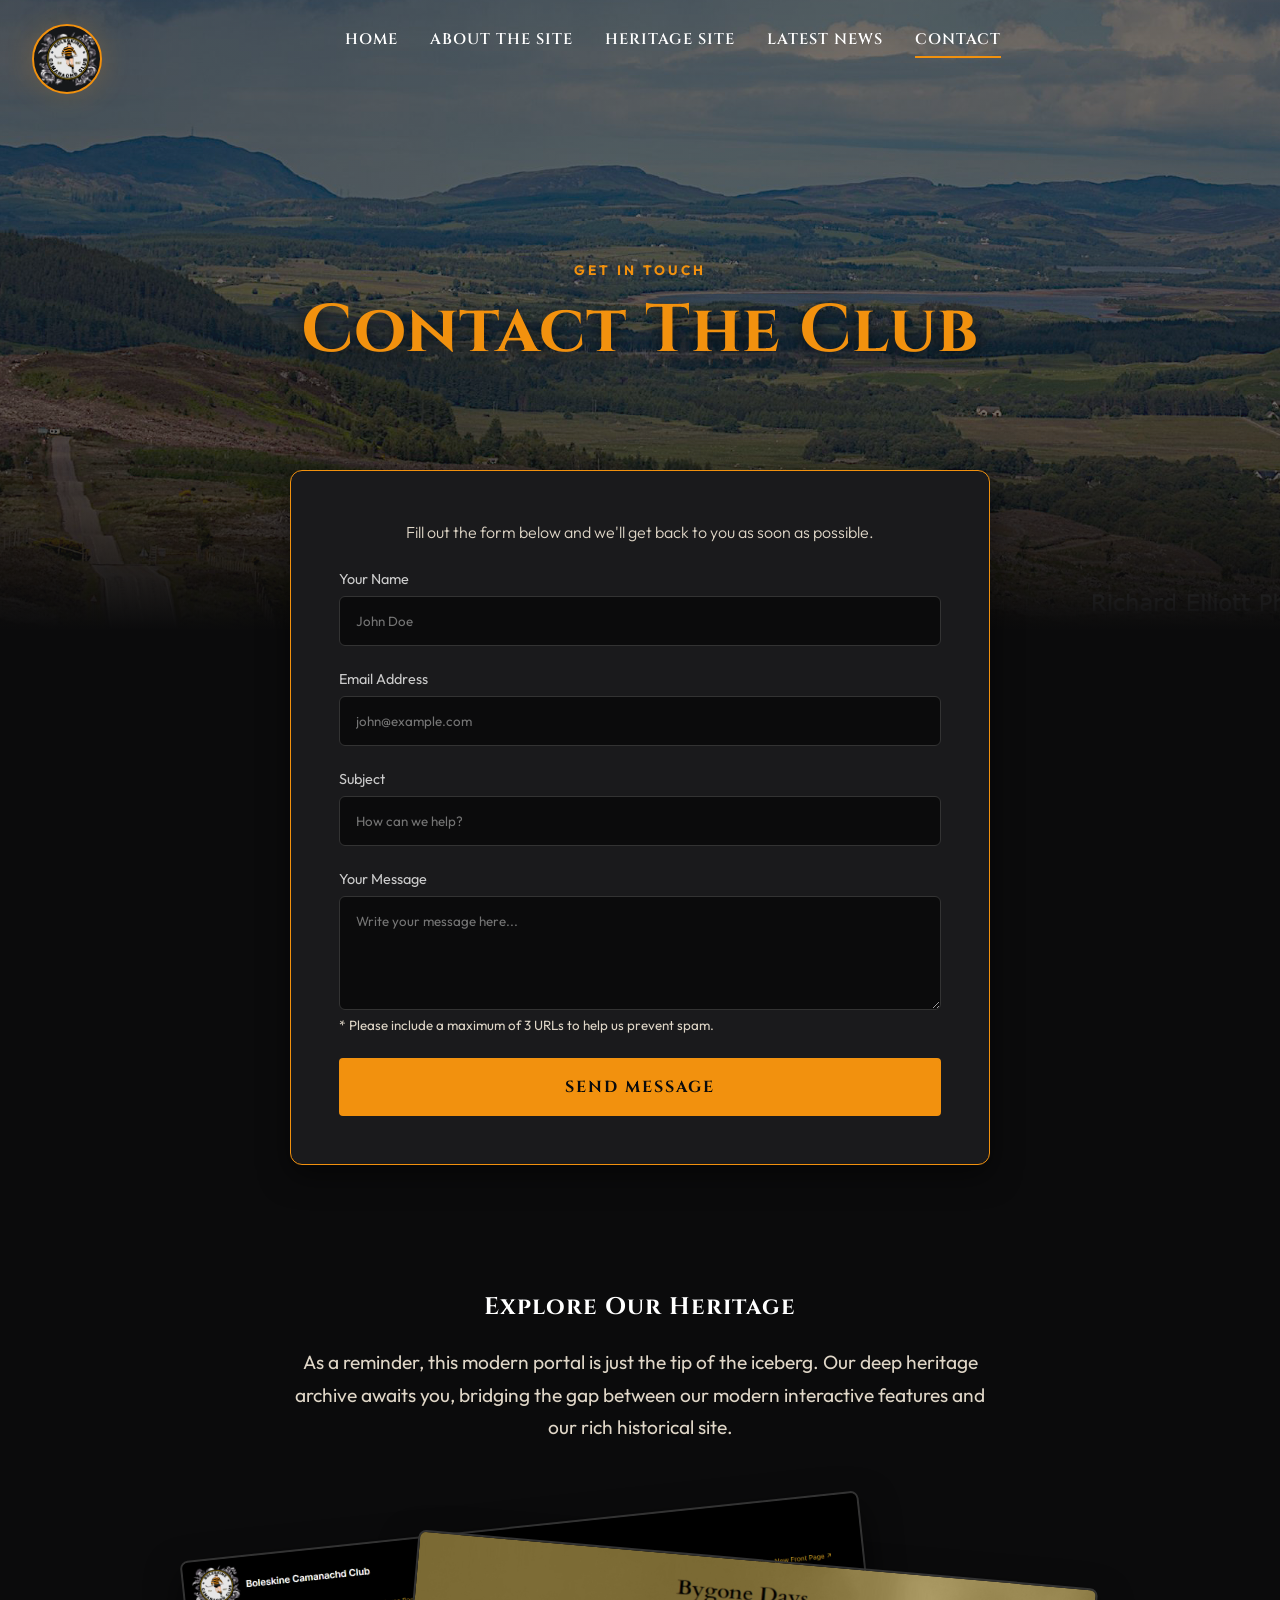
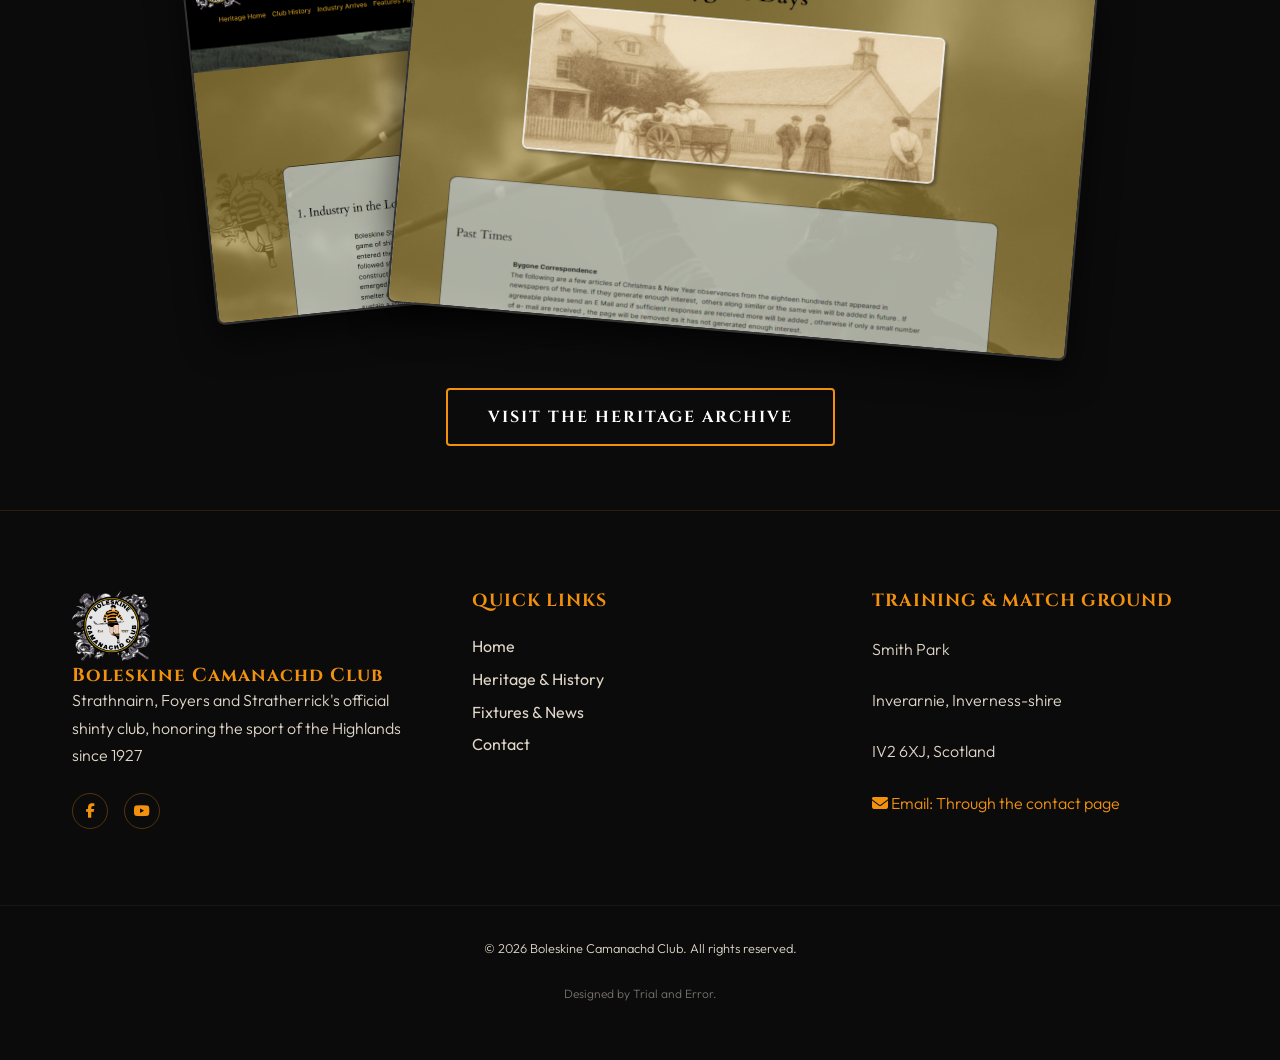
<file: contact.html>
<!DOCTYPE html>
<html lang="en">

<head>
    <meta charset="utf-8">
    <meta name="viewport" content="width=device-width, initial-scale=1.0">
    <title>Contact Us | Boleskine Camanachd Club</title>
    <link rel="icon" type="image/png" href="./assets/Round-Badge300.png">
    <meta name="description"
        content="Get in touch with Boleskine Camanachd Club. We'd love to hear from you.">
    <!-- Google Fonts -->
    <link rel="preconnect" href="https://fonts.googleapis.com/">
    <link rel="preconnect" href="https://fonts.gstatic.com/" crossorigin="">
    <link href="https://fonts.googleapis.com/css2?family=Cinzel:wght@400;700;900&family=Outfit:wght@300;400;600&display=swap" rel="stylesheet">
    <!-- FontAwesome for Icons -->
    <link rel="stylesheet" href="https://cdnjs.cloudflare.com/ajax/libs/font-awesome/6.5.0/css/all.min.css">
    <!-- Stylesheet -->
    <link rel="stylesheet" href="./css/style.css">
    <style>
        .contact-hero-section {
            min-height: 70vh;
            display: flex;
            align-items: center;
            justify-content: center;
            text-align: center;
            background-image: url('./assets/Our-Home-Stratherrick.png');
            background-size: cover;
            background-position: center center;
            position: relative;
        }
        .contact-hero-overlay {
            position: absolute;
            inset: 0;
            background: linear-gradient(to bottom, rgba(22, 20, 20, 0.6) 0%, rgba(22, 20, 20, 0.6) 70%, rgba(11, 11, 12, 1) 100%);
            z-index: 1;
        }
        .contact-hero-content {
            position: relative;
            z-index: 2;
            width: 100%;
        }
        .contact-form-container {
            background-color: #1a1a1c;
            padding: 3rem;
            border-radius: 12px;
            border: 1px solid var(--color-gold);
            box-shadow: 0 10px 30px rgba(0,0,0,0.5);
            margin-top: -10rem;
            position: relative;
            z-index: 10;
        }
        .form-group {
            margin-bottom: 1.5rem;
            text-align: left;
        }
        .form-control {
            width: 100%;
            padding: 1rem;
            background-color: #0b0b0c;
            border: 1px solid #333;
            color: #fff;
            border-radius: 6px;
            font-family: inherit;
        }
        .form-control:focus {
            outline: none;
            border-color: var(--color-gold);
        }
        label {
            display: block;
            margin-bottom: 0.5rem;
            color: #ccc;
            font-size: 0.9rem;
        }
        .wp-screenshots-section {
            padding: 4rem 0;
            background-color: #0b0b0c;
        }
        .scattered-screenshots {
            display: flex;
            justify-content: center;
            align-items: center;
            margin-top: 4rem;
            position: relative;
            min-height: 400px;
        }
        .scattered-img {
            position: absolute;
            max-width: 60%;
            border-radius: 8px;
            border: 2px solid #333;
            box-shadow: 0 15px 35px rgba(0,0,0,0.6);
            /* Slower transition for a more relaxed feel */
            transition: transform 1s cubic-bezier(0.2, 0.8, 0.2, 1), border-color 1s ease;
            cursor: pointer;
        }
        .scattered-img:hover {
            border-color: var(--color-gold);
            z-index: 10;
        }
        .img-1 {
            transform: translateX(-15%) rotate(-6deg);
            z-index: 1;
        }
        .img-1:hover {
            /* Maintain translation so it doesn't jump away from the mouse */
            transform: translateX(-15%) scale(1.08) rotate(0deg) !important;
        }
        .img-2 {
            transform: translateX(15%) translateY(10%) rotate(5deg);
            z-index: 2;
        }
        .img-2:hover {
            /* Maintain translation so it doesn't jump away from the mouse */
            transform: translateX(15%) translateY(10%) scale(1.08) rotate(0deg) !important;
        }
        @media (max-width: 768px) {
            .scattered-screenshots {
                min-height: 250px;
            }
            .scattered-img {
                max-width: 75%;
            }
        }
        .contact-hero-title {
            font-size: clamp(2.4rem, 6vw, 4.2rem);
            text-shadow: 0 4px 20px rgba(0, 0, 0, 0.8);
        }
        .contact-form-section {
            padding-top: 0;
            padding-bottom: 4rem;
        }
        .heritage-btn-container-contact {
            margin-top: 5rem;
        }
        .honeypot-field {
            display: none;
        }
    </style>
</head>

<body>
    <!-- Header Placeholder -->
    <div id="site-header"></div>

    <!-- Main Content -->
    <main>
        <!-- Hero Section -->
        <section class="content-section contact-hero-section">
            <div class="contact-hero-overlay"></div>

            <div class="container contact-hero-content pb-5">
                <span class="section-badge mx-auto">Get In Touch</span>
                <h1 class="font-cinzel text-gold mt-2 contact-hero-title">Contact The Club</h1>
            </div>
        </section>

        <!-- Form Section -->
        <section class="content-section contact-form-section">
            <div class="container">
                <div class="max-width-700 mx-auto contact-form-container">
                    <p class="text-center mb-4 text-gray">Fill out the form below and we'll get back to you as soon as possible.</p>
                    <form action="contact.php" method="POST">
                        <!-- Honeypot Field (Hidden from humans) -->
                        <div class="honeypot-field" aria-hidden="true">
                            <label for="website">Website</label>
                            <input type="text" id="website" name="website" tabindex="-1" autocomplete="off">
                        </div>
                        
                        <div class="form-group">
                            <label for="name">Your Name</label>
                            <input type="text" id="name" name="name" class="form-control" required placeholder="John Doe">
                        </div>
                        <div class="form-group">
                            <label for="email">Email Address</label>
                            <input type="email" id="email" name="email" class="form-control" required placeholder="john@example.com">
                        </div>
                        <div class="form-group">
                            <label for="subject">Subject</label>
                            <input type="text" id="subject" name="subject" class="form-control" required placeholder="How can we help?">
                        </div>
                        <div class="form-group">
                            <label for="message">Your Message</label>
                            <textarea id="message" name="message" class="form-control" rows="5" required placeholder="Write your message here..."></textarea>
                            <small class="text-gray mt-1 d-block">* Please include a maximum of 3 URLs to help us prevent spam.</small>
                        </div>
                        <div class="text-center mt-4">
                            <button type="submit" class="btn btn-gold btn-lg w-100">Send Message</button>
                        </div>
                    </form>
                </div>
            </div>
        </section>

        <!-- Visual Continuity Section -->
        <section class="wp-screenshots-section text-center">
            <div class="container">
                <h2 class="font-cinzel text-white">Explore Our Heritage</h2>
                <p class="lead text-gray max-width-700 mx-auto mt-3">
                    As a reminder, this modern portal is just the tip of the iceberg. Our deep heritage archive awaits you, bridging the gap between our modern interactive features and our rich historical site.
                </p>
                <div class="scattered-screenshots">
                    <img src="assets/wp-screenshot-1.jpg" alt="Heritage Site Industry Arrives" class="scattered-img img-1">
                    <img src="assets/wp-screenshot-2.jpg" alt="Heritage Site Bygone Days" class="scattered-img img-2">
                </div>
                <div class="heritage-btn-container-contact">
                    <a href="heritage/" class="btn btn-gold btn-outline btn-lg text-white">Visit The Heritage Archive</a>
                </div>
            </div>
        </section>
    </main>

    <!-- Footer Placeholder -->
    <div id="site-footer"></div>

    <!-- Scripts -->
    <script src="./index_files/templates.js"></script>
    <script src="./index_files/main.js"></script>
</body>

</html>
</file>
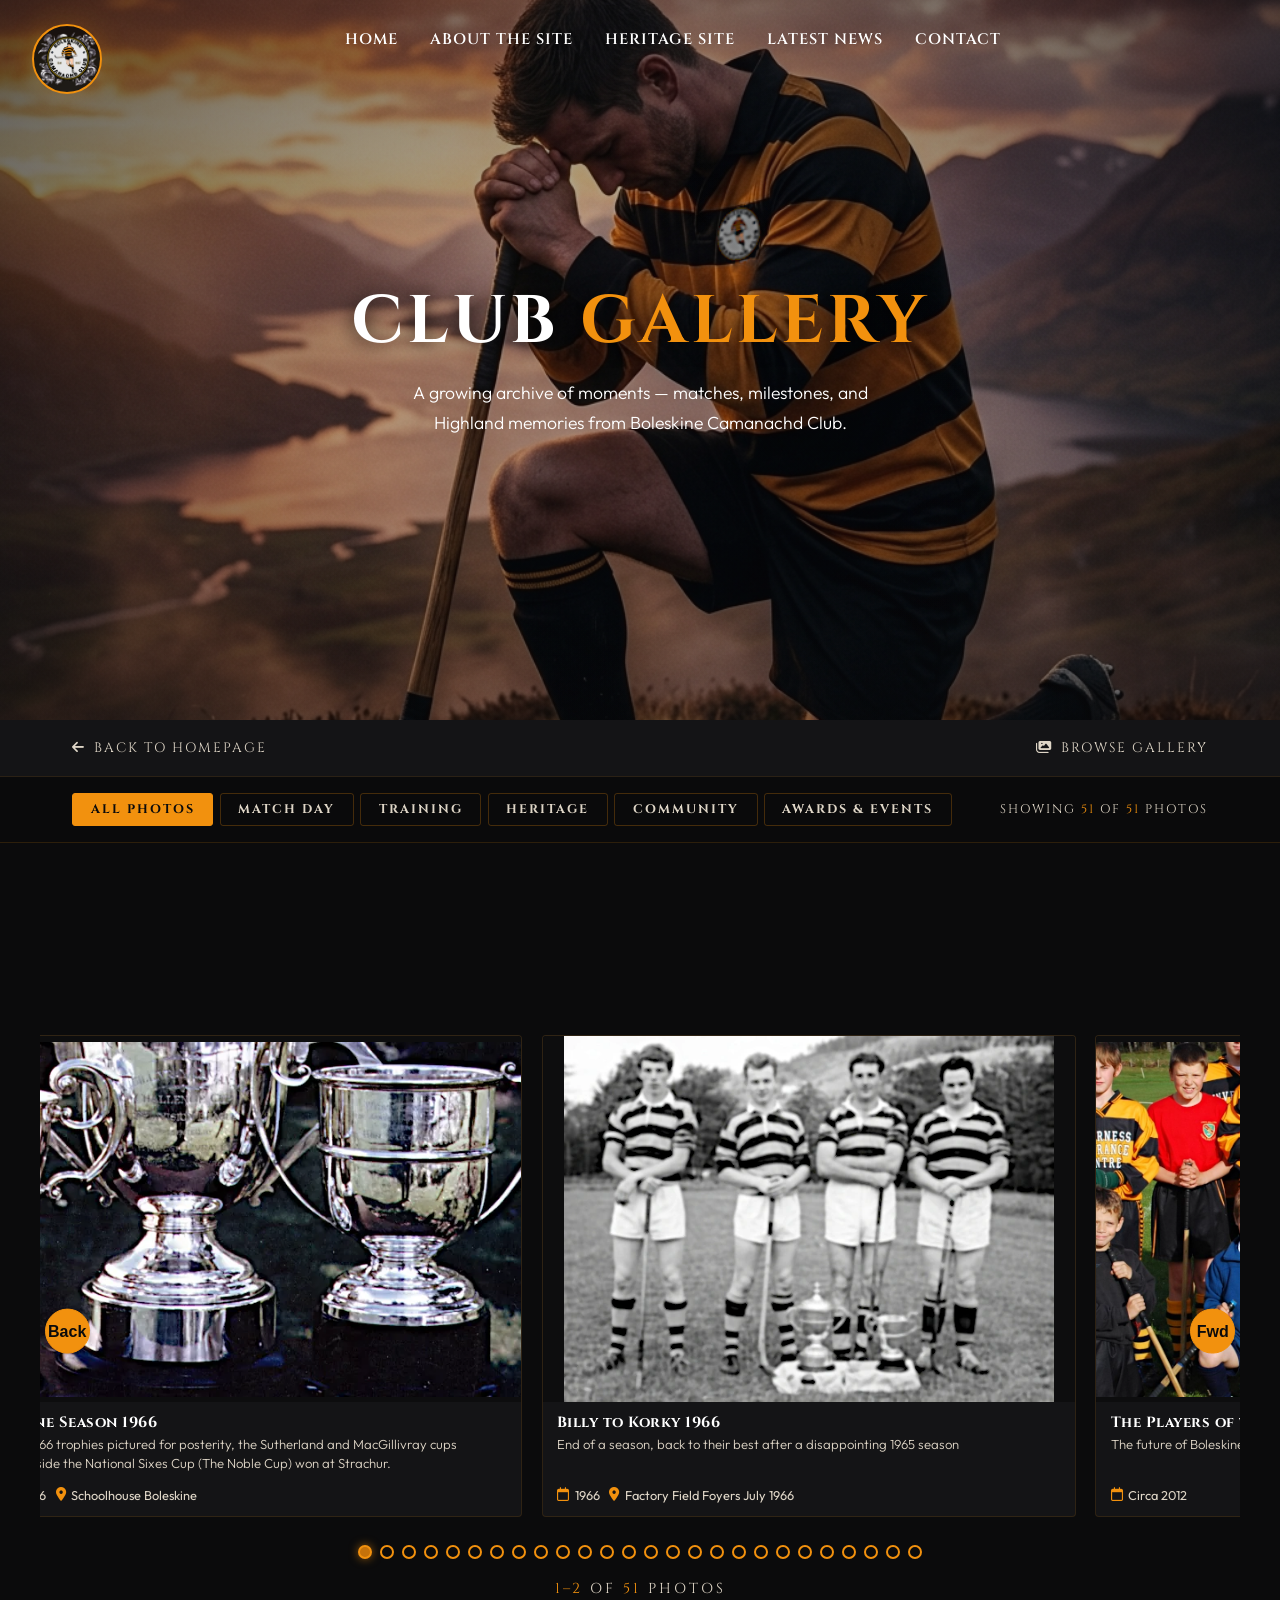
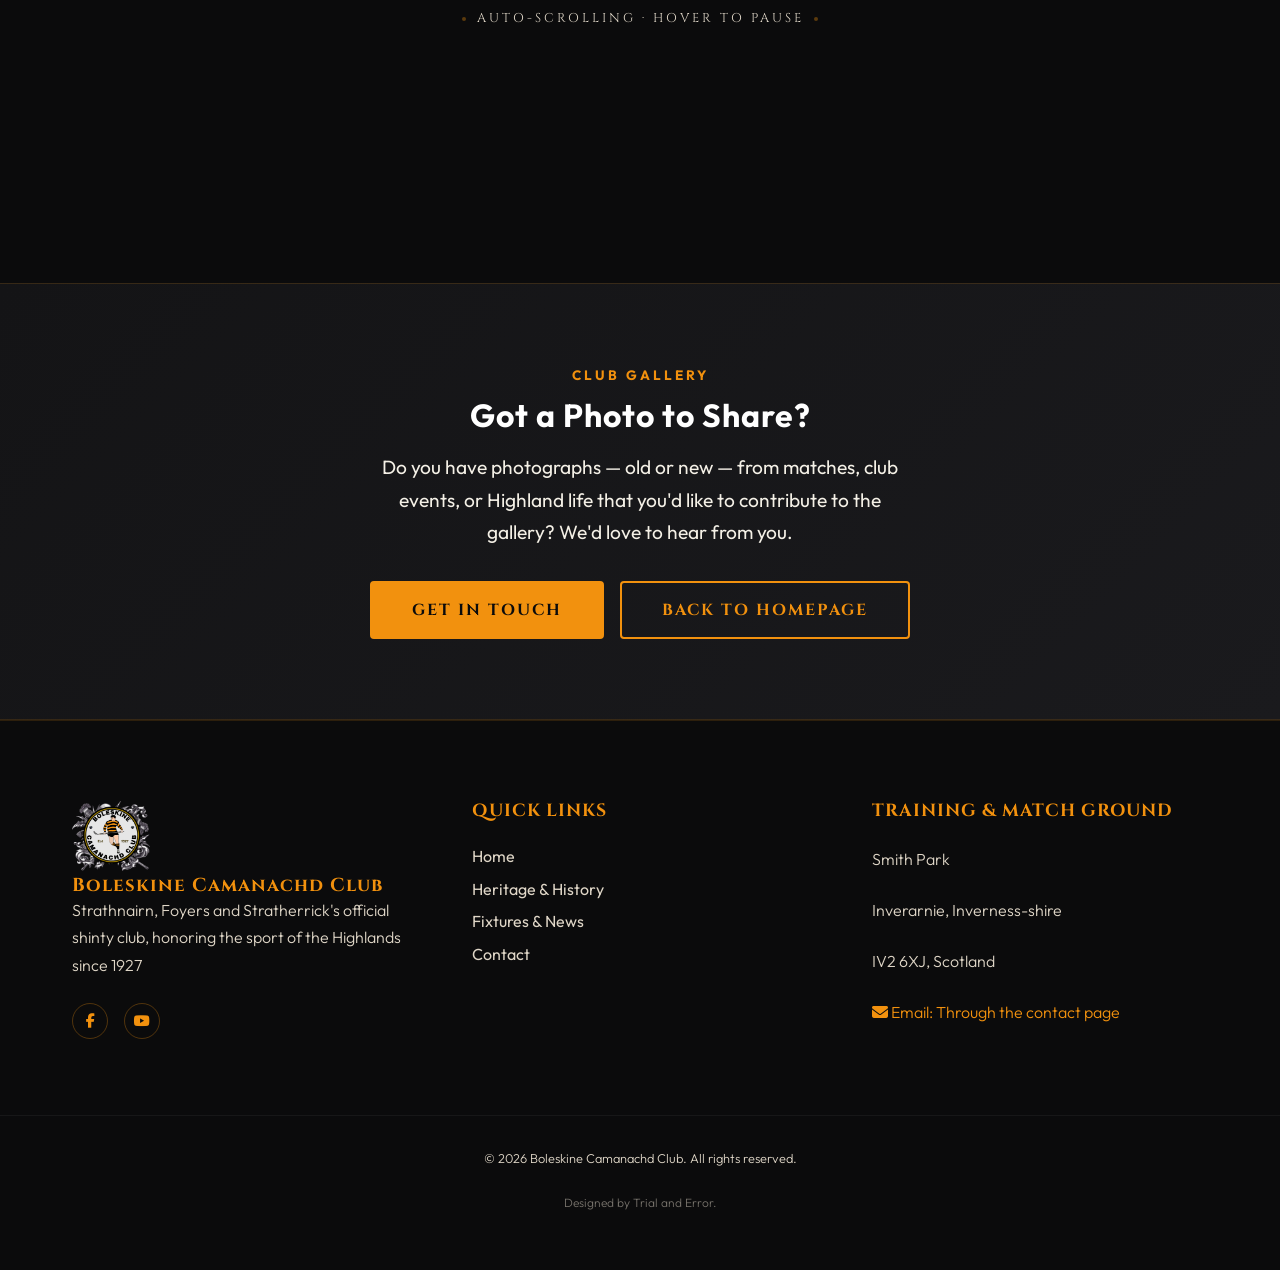
<file: gallery.html>
<!DOCTYPE html>

<!-- saved from url=(0061)gallery.html -->
<html lang="en">
<head>
<meta charset="utf-8"/>
<meta content="width=device-width, initial-scale=1.0" name="viewport"/>
<title>Club Gallery | Boleskine Camanachd Club</title>
<link href="./assets/Round-Badge300.png" rel="icon" type="image/png"/>
<meta content="Browse the official photo gallery of Boleskine Camanachd Club. Moments from matches, training, community events, and Highland heritage since 1927." name="description"/>
<!-- Google Fonts -->
<link href="https://fonts.googleapis.com/" rel="preconnect"/>
<link crossorigin="" href="https://fonts.gstatic.com/" rel="preconnect"/>
<link href="https://fonts.googleapis.com/css2?family=Cinzel:wght@400;700;900&amp;family=Outfit:wght@300;400;600&amp;display=swap" rel="stylesheet"/>
<!-- FontAwesome -->
<link href="https://cdnjs.cloudflare.com/ajax/libs/font-awesome/6.5.0/css/all.min.css" rel="stylesheet"/>
<!-- Shared Stylesheet -->
<link href="./css/style.css" rel="stylesheet"/>
<style>
        /* ── Gallery Page Hero ─────────────────────────── */
        #gallery-hero {
            position: relative;
            /* height: 52vh;*/
            /* min-height: 380px;*/
            min-height: 80vh;
            background-image:
                linear-gradient(to bottom, rgba(11, 11, 12, 0.2) 0%, rgba(11, 11, 12, 0.4) 100%),
                url('assets/player_1_bowed.png');
            background-size: cover;
            background-position: center center;
            display: flex;
            align-items: center;
            justify-content: center;
            text-align: center;
            overflow: hidden;
        }

        #gallery-hero::after {
            content: '';
            position: absolute;
            inset: 0;
            background: radial-gradient(ellipse at 50% 60%, transparent 30%, rgba(11, 11, 12, 0.6) 100%);
            pointer-events: none;
        }

        .gallery-hero-content {
            position: relative;
            z-index: 2;
            animation: fadeInUp 1s cubic-bezier(0.25, 1, 0.5, 1) both;
        }

        @keyframes fadeInUp {
            from {
                opacity: 0;
                transform: translateY(30px);
            }

            to {
                opacity: 1;
                transform: translateY(0);
            }
        }

        .gallery-hero-content .breadcrumb {
            display: flex;
            align-items: center;
            justify-content: center;
            gap: 0.6rem;
            font-family: var(--font-title);
            font-size: 0.75rem;
            letter-spacing: 3px;
            text-transform: uppercase;
            color: var(--color-text-muted);
            margin-bottom: 1rem;
        }

        .gallery-hero-content .breadcrumb a {
            color: var(--color-gold);
        }

        .gallery-hero-content .breadcrumb a:hover {
            text-decoration: underline;
        }

        .gallery-hero-content .breadcrumb i {
            font-size: 0.65rem;
        }

        .gallery-hero-content h1 {
            font-size: clamp(2.4rem, 6vw, 4.2rem);
            text-transform: uppercase;
            letter-spacing: 4px;
            margin-bottom: 1rem;
            text-shadow: 0 2px 20px rgba(0, 0, 0, 0.8);
        }

        .gallery-hero-content p {
            font-size: 1.1rem;
            color: var(--color-text-muted);
            max-width: 520px;
            margin: 0 auto;
        }

        /* ── Filter Bar ────────────────────────────────── */
        #filter-bar {
            position: sticky;
            top: 70px;
            z-index: 90;
            background-color: rgba(11, 11, 12, 0.92);
            -webkit-backdrop-filter: blur(12px);
            backdrop-filter: blur(12px);
            border-bottom: 1px solid rgba(242, 145, 14, 0.15);
            padding: 1rem 0;
            scroll-margin-top: 80px;
        }

        .filter-inner {
            display: flex;
            align-items: center;
            justify-content: space-between;
            flex-wrap: wrap;
            gap: 1rem;
        }

        .filter-tabs {
            display: flex;
            gap: 0.4rem;
            flex-wrap: wrap;
        }

        .filter-tab {
            font-family: var(--font-title);
            font-size: 0.78rem;
            font-weight: 700;
            letter-spacing: 2px;
            text-transform: uppercase;
            padding: 0.45rem 1.1rem;
            border: 1px solid rgba(242, 145, 14, 0.25);
            border-radius: 3px;
            background: transparent;
            color: var(--color-text-muted);
            cursor: pointer;
            transition: var(--transition-smooth);
        }

        .filter-tab:hover,
        .filter-tab.active {
            background-color: var(--color-gold);
            border-color: var(--color-gold);
            color: var(--color-black);
        }

        .gallery-count {
            font-family: var(--font-title);
            font-size: 0.78rem;
            letter-spacing: 2px;
            text-transform: uppercase;
            color: var(--color-text-muted);
        }

        .gallery-count span {
            color: var(--color-gold);
        }

        /* ════════════════════════════════════════════════════
   LINEAR CAROUSEL — CLEANED & ACTIVE
   ════════════════════════════════════════════════════ */

        /* Gallery section */
        #gallery-grid-section {
            padding: 12rem 0 16rem;
            /* your updated vertical spacing */
            background-color: var(--color-black);
            overflow: hidden;
        }

        /* Center the carousel */
        .carousel-outer {
            max-width: 1200px;
            margin: 0 auto;
            /* centers the carousel */
            padding: 0 3.5rem;
            /* horizontal spacing */
            position: relative;
            /* needed for arrow positioning */
        }

        /* Remove old padding from container */
        .carousel-container {
            padding: 0;
            overflow: hidden;
        }

        /* Keep arrows inside overflow:hidden */
        .carousel-arrow.carousel-next {
            right: 1rem;
        }

        .carousel-arrow.carousel-prev {
            left: 1rem;
        }





        /* ── Container ──────────────────────────────── */
        .carousel-container {
            position: relative;
            max-width: 1200px;
            margin: 0 auto;
            padding: 0 3.5rem;
            overflow: hidden;
        }

        /* ── Track ──────────────────────────────────── */
        .carousel-track {
            display: flex;
            gap: 1.2rem;
            cursor: grab;
        }

        .carousel-track.dragging {
            cursor: grabbing;
        }

        /* ── Slide (single item) ────────────────────── */
        .carousel-slide {
            flex: 0 0 calc(50% - 0.6rem);
            display: flex;
            flex-direction: column;
            position: relative;
            border: 1px solid rgba(242, 145, 14, 0.12);
            border-radius: 4px;
            overflow: hidden;
            background-color: var(--color-charcoal);
            cursor: pointer;
            transition: border-color 0.4s ease, box-shadow 0.4s ease, transform 0.4s ease;
            /* reveal animation */
            opacity: 0;
            transform: translateY(20px);
        }

        .carousel-slide.revealed {
            opacity: 1;
            transform: translateY(0);
        }

        .carousel-slide:hover {
            border-color: rgba(242, 145, 14, 0.5);
            box-shadow: 0 12px 40px rgba(0, 0, 0, 0.7), 0 0 0 1px rgba(242, 145, 14, 0.15);
            transform: translateY(-4px);
        }

        /* ── Image Frame ────────────────────────────── */
        .carousel-slide .image-frame-gold {
            position: relative;
            border: none;
            padding: 0;
            background-color: #0d0d0e;
            box-shadow: none;
            border-radius: 0;
        }

        .carousel-slide .image-frame-gold img {
            width: 100%;
            display: block;
            aspect-ratio: 16/11;
            object-fit: contain;
            background-color: #0d0d0e;
        }

        /* Hover overlay */
        .cs-overlay {
            position: absolute;
            inset: 0;
            background: rgba(11, 11, 12, 0.6);
            display: flex;
            flex-direction: column;
            align-items: center;
            justify-content: center;
            gap: 0.4rem;
            opacity: 0;
            transition: opacity 0.35s ease;
            z-index: 2;
        }

        .carousel-slide:hover .cs-overlay {
            opacity: 1;
        }

        .cs-overlay i {
            font-size: 1.5rem;
            color: var(--color-gold);
        }

        .cs-overlay span {
            font-family: var(--font-title);
            font-size: 0.6rem;
            letter-spacing: 3px;
            text-transform: uppercase;
            color: #fff;
        }

        /* ── Caption ────────────────────────────────── */
        .carousel-caption {
            display: flex;
            flex-direction: column;
            flex-grow: 1;
            padding: 0.7rem 0.9rem 0.8rem;
            -webkit-font-smoothing: antialiased;
            -moz-osx-font-smoothing: grayscale;
            text-rendering: optimizeLegibility;
        }

        .carousel-caption h3 {
            font-family: var(--font-title);
            font-size: 0.92rem;
            font-weight: 700;
            letter-spacing: 0.5px;
            color: #fff;
            margin-bottom: 0.25rem;
            white-space: nowrap;
            overflow: hidden;
            text-overflow: ellipsis;
        }

        .carousel-caption p {
            font-size: 0.82rem;
            line-height: 1.45;
            color: var(--color-text-muted);
            margin-bottom: 0.35rem;
            display: -webkit-box;
            -webkit-line-clamp: 2;
            line-clamp: 2;
            -webkit-box-orient: vertical;
            overflow: hidden;
        }

        .cs-meta {
            margin-top: auto;
            display: flex;
            align-items: center;
            gap: 0.6rem;
            padding-top: 0.5rem;
        }

        .cs-meta span {
            font-size: 0.8rem;
            color: var(--color-text-muted);
            display: flex;
            align-items: center;
            gap: 0.35rem;
        }

        .cs-meta span i {
            color: var(--color-gold);
            font-size: 0.85rem;
        }

        /* ── Arrows ────────────────────────────────── */
        .carousel-arrow {
            position: absolute;
            top: 50%;
            transform: translateY(-50%);
            width: 2.8rem;
            height: 2.8rem;
            border-radius: 50%;
            background: var(--color-gold);
            border: 1px solid var(--color-gold);
            color: var(--color-black);
            font-size: 1rem;
            display: flex;
            align-items: center;
            justify-content: center;
            cursor: pointer;
            z-index: 20;
            transition: all 0.2s ease;
        }

        .carousel-arrow:hover {
            background: #d97e0a;
            border-color: #d97e0a;
            box-shadow: 0 0 20px rgba(242, 145, 14, 0.4);
        }

        .carousel-arrow.carousel-prev {
            left: 0.3rem;
        }

        .carousel-arrow.carousel-next {
            right: 0.3rem;
        }

        .carousel-arrow:disabled {
            opacity: 0.25;
            cursor: default;
            pointer-events: none;
        }

        /* ── Dots ────────────────────────────────────── */
        .carousel-nav {
            display: flex;
            align-items: center;
            justify-content: center;
            gap: 0.5rem;
            margin-top: 1.8rem;
        }

        .carousel-dot {
            width: 14px;
            height: 14px;
            border-radius: 50%;
            border: 2px solid var(--color-gold);
            background: transparent;
            cursor: pointer;
            transition: all 0.2s ease;
            padding: 0;
        }

        .carousel-dot:hover {
            background: rgba(242, 145, 14, 0.5);
        }

        .carousel-dot.active {
            background: var(--color-gold-hover);
            border-color: var(--color-gold);
            box-shadow: 0 0 10px rgba(242, 145, 14, 0.6);
        }

        /* ── Slide counter ──────────────────────────── */
        .carousel-slide-counter {
            text-align: center;
            margin-top: 1.2rem;
            font-family: var(--font-title);
            font-size: 0.9rem;
            letter-spacing: 3px;
            text-transform: uppercase;
            color: var(--color-text-muted);
        }

        .carousel-slide-counter span {
            color: var(--color-gold);
        }

        /* ── Auto-scroll hint ────────────────────────── */
        .carousel-auto-hint {
            text-align: center;
            margin-top: 0.8rem;
            font-family: var(--font-title);
            font-size: 0.8rem;
            letter-spacing: 3px;
            text-transform: uppercase;
            color: var(--color-text-muted);
            transition: color 0.3s ease;
        }

        .carousel-auto-hint .dot {
            display: inline-block;
            width: 4px;
            height: 4px;
            border-radius: 50%;
            background: rgba(242, 145, 14, 0.35);
            margin: 0 0.3rem;
            vertical-align: middle;
        }

        /* ── Lightbox ──────────────────────────────── */
        #lightbox {
            position: fixed;
            inset: 0;
            z-index: 2000;
            background: rgba(0, 0, 0, 0.85);
            display: flex;
            align-items: center;
            justify-content: center;
            opacity: 0;
            pointer-events: none;
            transition: opacity 0.35s ease;
            padding: 1.5rem;
        }

        #lightbox.open {
            opacity: 1;
            pointer-events: auto;
        }

        #lightbox .lb-inner {
            position: relative;
            max-width: 860px;
            width: 100%;
            animation: lbZoomIn 0.35s cubic-bezier(0.25, 1, 0.5, 1) both;
        }

        @keyframes lbZoomIn {
            from {
                transform: scale(0.92);
                opacity: 0;
            }

            to {
                transform: scale(1);
                opacity: 1;
            }
        }

        #lightbox img {
            width: 100%;
            max-height: 70vh;
            object-fit: contain;
            border: 1px solid rgba(242, 145, 14, 0.25);
            border-radius: 4px;
            display: block;
        }

        #lightbox .lb-placeholder {
            width: 100%;
            height: 50vh;
            display: flex;
            flex-direction: column;
            align-items: center;
            justify-content: center;
            gap: 1rem;
            background: var(--color-charcoal);
            border: 1px solid rgba(242, 145, 14, 0.15);
            border-radius: 4px;
            color: var(--color-text-muted);
        }

        #lightbox .lb-placeholder i {
            font-size: 3rem;
            color: rgba(242, 145, 14, 0.3);
        }

        #lightbox .lb-placeholder p {
            font-family: var(--font-title);
            font-size: 0.75rem;
            letter-spacing: 3px;
            text-transform: uppercase;
            color: rgba(242, 145, 14, 0.4);
            margin: 0;
        }

        #lightbox .lb-info {
            background: var(--color-black);
            border: 1px solid rgba(242, 145, 14, 0.12);
            border-top: none;
            border-radius: 0 0 4px 4px;
            padding: 1.4rem 1.6rem;
        }

        #lightbox .lb-info h3 {
            font-size: 1.1rem;
            margin-bottom: 0.4rem;
            font-family: var(--font-title);
        }

        #lightbox .lb-info p {
            font-size: 0.9rem;
            margin-bottom: 0;
            color: var(--color-text-muted);
        }

        #lightbox .lb-close {
            position: absolute;
            top: -2.8rem;
            right: 0;
            background: none;
            border: none;
            color: var(--color-text-muted);
            font-size: 1.6rem;
            cursor: pointer;
            transition: all 0.2s ease;
            display: flex;
            align-items: center;
            gap: 0.5rem;
        }

        #lightbox .lb-close:hover {
            color: var(--color-gold);
        }

        #lightbox .lb-nav {
            position: absolute;
            top: 50%;
            transform: translateY(-50%);
            background: rgba(11, 11, 12, 0.8);
            border: 1px solid rgba(242, 145, 14, 0.25);
            color: var(--color-gold);
            width: 3rem;
            height: 3rem;
            border-radius: 50%;
            display: flex;
            align-items: center;
            justify-content: center;
            font-size: 1.1rem;
            cursor: pointer;
            transition: all 0.2s ease;
        }

        #lightbox .lb-nav:hover {
            background: var(--color-gold);
            color: var(--color-black);
        }

        #lightbox .lb-prev {
            left: -4rem;
        }

        #lightbox .lb-next {
            right: -4rem;
        }

        /* ── Upload CTA ────────────────────────────── */
        #gallery-cta {
            background: linear-gradient(135deg, var(--color-charcoal) 0%, #1a1a1d 100%);
            border-top: 1px solid rgba(242, 145, 14, 0.15);
            border-bottom: 1px solid rgba(242, 145, 14, 0.15);
            padding: 5rem 0;
            text-align: center;
        }

        #gallery-cta .cta-icon {
            font-size: 3rem;
            color: rgba(242, 145, 14, 0.35);
            margin-bottom: 1.5rem;
            display: block;
        }

        #gallery-cta h2 {
            font-size: 2rem;
            margin-bottom: 1rem;
        }

        #gallery-cta p {
            max-width: 540px;
            margin: 0 auto 2rem;
        }



        /* ── Responsive ────────────────────────────── */
        @media (max-width: 1024px) {
            .carousel-slide {
                flex: 0 0 calc(50% - 0.6rem);
            }
        }

        @media (max-width: 768px) {
            .carousel-container {
                padding: 0 2.5rem;
            }

            .carousel-slide {
                flex: 0 0 calc(100% - 0rem);
            }

            .carousel-arrow {
                width: 2.2rem;
                height: 2.2rem;
                font-size: 0.85rem;
            }

            #lightbox .lb-prev {
                left: 0.4rem;
                top: 38%;
            }

            #lightbox .lb-next {
                right: 0.4rem;
                top: 38%;
            }
        }

        @media (max-width: 480px) {
            .carousel-container {
                padding: 0 2rem;
            }

            .carousel-slide {
                flex: 0 0 100%;
            }

            .carousel-arrow {
                width: 2rem;
                height: 2rem;
                font-size: 0.8rem;
            }
        }
    </style>
</head>
<body style="overflow-x: hidden;">
<!-- Template Injection Placeholders -->
<div id="site-header"></div>
<!-- Gallery Hero -->
<section id="gallery-hero">
<div class="gallery-hero-content">
<h1 class="font-cinzel">Club <span style="color:var(--color-gold)">Gallery</span></h1>
<p class="text-white">A growing archive of moments — matches, milestones, and Highland memories from Boleskine Camanachd Club.
            </p>
</div>
</section>
<!-- Page Navigation Strip -->
<div class="page-nav-strip">
<div class="container page-nav-inner">
<a href="index.html"><i class="fa-solid fa-arrow-left"></i> Back to Homepage</a>
<a href="gallery.html#filter-bar"><i class="fa-solid fa-images"></i> Browse Gallery</a>
</div>
</div>
<!-- Filter Bar -->
<div id="filter-bar">
<div class="container filter-inner">
<div aria-label="Filter gallery by category" class="filter-tabs" role="group">
<button class="filter-tab active" data-filter="all">All Photos</button>
<button class="filter-tab" data-filter="match">Match Day</button>
<button class="filter-tab" data-filter="training">Training</button>
<button class="filter-tab" data-filter="heritage">Heritage</button>
<button class="filter-tab" data-filter="community">Community</button>
<button class="filter-tab" data-filter="awards">Awards &amp; Events</button>
</div>
<div class="gallery-count font-cinzel">
                Showing <span id="count-visible">38</span> of <span id="count-total">38</span> photos
            </div>
</div>
</div>
<!-- ════════════════════════════════════════════════════
         LINEAR CAROUSEL GALLERY
         ════════════════════════════════════════════════════ -->
<section id="gallery-grid-section">
<div class="carousel-container">
<button aria-label="Previous slide" class="carousel-arrow carousel-prev"><strong>Back</strong></button>
<button aria-label="Next slide" class="carousel-arrow carousel-next"><strong>Fwd</strong></button>
<div class="carousel-track" id="carousel-track"></div>
<div class="carousel-nav" id="carousel-dots"></div>
<div class="carousel-slide-counter" id="carousel-counter"></div>
<div class="carousel-auto-hint"><span class="dot"></span> Auto-scrolling · Hover to pause <span class="dot"></span></div>
</div>
</section>
<!-- Hidden item pool -->
<div id="item-pool" style="display:none;">
<div class="gallery-item" data-alt="A Fine Season 1966" data-category="awards" data-desc="The 1966 trophies pictured for posterity, the Sutherland and MacGillivray cups alongside the National Sixes Cup  (The Noble Cup) won at Strachur." data-img="./assets/WIDE-three-cups.jpg" data-location="Schoolhouse Boleskine" data-thumb="./assets/WIDE-three-cups.webp" data-title="A Fine Season 1966" data-year="1966"></div><div class="gallery-item" data-alt="Billy to Korky" data-category="heritage" data-desc="End of a season, back to their best after a disappointing 1965 season" data-img="./assets/Billy to Korkie 1966 restored.png" data-location="Factory Field Foyers July 1966" data-thumb="./assets/Billy to Korkie 1966 restored.webp" data-title="Billy to Korky 1966" data-year="1966"></div><div class="gallery-item" data-alt="Young players 2014" data-category="match" data-desc="The future of Boleskine Camanachd in their hands." data-img="./assets/DSC_0026_01.JPG" data-location="" data-thumb="./assets/DSC_0026_01.webp" data-title="The Players of the Future" data-year="Circa 2012"></div><div class="gallery-item" data-alt="Awards 2014" data-category="awards" data-desc="Neil Hope and Ewen Fraser recieving their player of the season trophies, presented by Bob Black." data-img="./assets/BobEwenNiel2014.jpg" data-location="Smith Park" data-thumb="./assets/BobEwenNiel2014.webp" data-title="Awards Presentation, 2014" data-year="2014"></div><div class="gallery-item" data-alt="Boleskine player standing with caman" data-category="heritage" data-desc="Looking forward to  a better future for our club?" data-img="./assets/determined.png" data-location="Highland Grounds" data-thumb="./assets/Thunbnaildetermined.webp" data-title="Rising Tall" data-year="2027"></div><div class="gallery-item" data-alt="Foyers V Stratherrick Old Crocks 1992" data-category="heritage" data-desc="A picture of  of the foyers  Old Crocks team 1992" data-img="./assets/OldCrocks92_StrathVFoyers.png" data-location="Factory Field Foyers" data-thumb="./assets/OldCrocks92_StrathVFoyers.webp" data-title="Foyers V Stratherrick Old Crocks 1992" data-year="1992"></div><div class="gallery-item" data-alt="Versus Lochcarron 1979" data-category="match" data-desc="Two of the strongest players on the field, taken in a league match against Lochcarron at Foyers. Jim Chisholm and  J  MacKenzie locking horns." data-img="./assets/Jim.png" data-location="Factory Field Foyers" data-thumb="./assets/Jim.webp" data-title="The Ox and The Cap" data-year="1979"></div><div class="gallery-item" data-alt="1930 MacTavish Central District Final Team" data-category="heritage" data-desc="Boleskine lost out to Inverness on this occasion in 1930. This newspaper cutting  has been heavily restored including AI assistance" data-img="./assets/Boleskine1930_RemasteredGreyscale700.png" data-location="Inverness" data-thumb="./assets/Boleskine1930.webp" data-title="1930 MacTavish District Final" data-year="1930"></div><div class="gallery-item" data-alt="Vignette" data-category="match" data-desc="A view of two shinty stalwarts Steve Munro and Keith MacRae" data-img="./assets/random2.png" data-location="Factory Field Foyers" data-thumb="./assets/random2.webp" data-title="Steve and Keith" data-year="Circa  1994"></div><div class="gallery-item" data-alt="Restored 1971" data-category="heritage" data-desc="Original newspaper cutting improved but,  not the best of outcomes. From a camera picture of a newspaper article which was originally photocopied.
If anyone has an original newspaper cutting, let us know." data-img="./assets/Bol_1971_Strd_restored1.png" data-location="Spean Bridge" data-thumb="./assets/1971AIRestored-thumb.webp" data-title="Restored 1971  Strathdearn Cup Final" data-year="1971"></div><div class="gallery-item" data-alt="Shinty Yearbooks collection" data-category="heritage" data-desc="Decades of Highland shinty, documented season by season. A treasure trove for any lover of the sport. All available on-line at the Camanachd Website." data-img="./assets/yearbooks.png" data-location="Camanachd Archive at shinty.com" data-thumb="./assets/yearbooks.webp" data-title="Shinty Yearbook Archive" data-year="Various Years"></div><div class="gallery-item" data-alt="POW" data-category="heritage" data-desc="Amazing picture of captured soldiers in WW2.  Willie Cooper is pictured  in the centre of the photograph." data-img="./assets/Stalag 2020.png" data-location="Bad Sulza, Germany" data-thumb="./assets/Stalag 2020.webp" data-title="Willie Cooper with shinty team,  Stalag  IX-c" data-year="Circa 1942"></div><div class="gallery-item" data-alt="Inverness versus Boleskine" data-category="match" data-desc="Action picture from an away match against Inverness in the league" data-img="./assets/BoleskineVInverness.jpg" data-location="Bught Park Inverness" data-thumb="./assets/BoleskineVInverness.webp" data-title="Inverness versus Boleskine" data-year="c. 2019"></div><div class="gallery-item" data-alt="Away Fixture — Season 2010" data-category="community" data-desc="Two teams of Boleskine players line up for a Photograph prior to a tribute match in memory of the late Laurence Parrot." data-img="./assets/gallery_bol_2010_lpmm.jpg" data-location="Smith Park" data-thumb="./assets/gallery_bol_2010_lpmm.webp" data-title="Tribute to Laurence Parrot" data-year="August 28th 2010"></div><div class="gallery-item" data-alt="Piping the teams  for the Laurence Parrot Tribute Match" data-category="community" data-desc='Brian Yates pipes the players  to the tune "The Shinty Boys of Stratherrick", a composition by Ross Hutcheson  of Eudinuagain, Torness.' data-img="./assets/piperLPMM.jpg" data-location="" data-thumb="./assets/piperLPMM.webp" data-title="Piping the teams out, Laurence Parrot Tribute Match" data-year="Aug 28th 2010"></div><div class="gallery-item" data-alt="Championship Clash" data-category="match" data-desc="Intense shinty action during a Sutherland Cup away tie in Oban." data-img="./assets/AtOban1.png" data-location="Oban" data-thumb="./assets/AtOban1.webp" data-title="Cup Clash" data-year="2019"></div><div class="gallery-item" data-alt="Versus Lochcarron 1979" data-category="match" data-desc="Alan Sumner strikes a goal hit, Andrew Cameron waiting on the wing, Brian Stoddart in goals." data-img="./assets/vlochcarron1979.jpg" data-location="Factory Field Foyers" data-thumb="./assets/vlochcarron1979.webp" data-title="Striking Out" data-year="1979"></div><div class="gallery-item" data-alt="The Highlands — Our Home" data-category="community" data-desc="The breathtaking View from the top of Ben Nevis after the goungsters terrific fundraising climb." data-img="./assets/bolben.jpg" data-location="Ben Nevis Summit" data-thumb="./assets/bolben.webp" data-title="Ben Nevis Walk" data-year=""></div><div class="gallery-item" data-alt="Sutherland Cup 1964" data-category="match" data-desc="A brilliant performance on a really wet day, Alister lifting the Sutherland Cup." data-img="./assets/Suth-64-Cutting-500.jpg" data-location="Strachur © Shinty Yearbook" data-thumb="./assets/Suth-64-Cutting-500.webp" data-title="Sutherland Cup 1964" data-year="1964"></div><div class="gallery-item" data-alt="League winning team 2003" data-category="awards" data-desc="The last remnants of the  Foyers era players celebrate Div 4 Triumph" data-img="./assets/boleskld503.jpg" data-location="Smith Park Inverarnie" data-thumb="./assets/boleskld503.webp" data-title="Interim League winners" data-year="2003"></div><div class="gallery-item" data-alt="Boleskine Veterans, 2006" data-category="community" data-desc="Our annual veterans gathering at Farr, bringing together club legends and former players." data-img="./assets/bolevet2006.jpg" data-location="Smith Park" data-thumb="./assets/bolevet2006.webp" data-title="Boleskine Veterans, 2006" data-year="2006"></div><div class="gallery-item" data-alt="Founding Era — Est. 1927" data-category="heritage" data-desc="The original squad that established Boleskine Camanachd Club, pictured before the 1928 Camanached Cup final." data-img="./assets/boleskine28a.jpg" data-location="Old Anniesland Glasgow" data-thumb="./assets/boleskine28a.webp" data-title="Founding Era — Est. 1927" data-year="1928"></div><div class="gallery-item" data-alt="Old Crocs 2003" data-category="heritage" data-desc="Teams line up for the Old Crocs reunion in season 2003" data-img="./assets/bololdcrocks2003.jpg" data-location="Smith Park Inverarnie" data-thumb="./assets/bololdcrocks2003.webp" data-title="Old Crocs 2003" data-year="2003"></div><div class="gallery-item" data-alt="Boleskine player in black and gold hoops" data-category="heritage" data-desc="The traditional hooped black and gold — colours that have represented Stratherrick, Foyers and Strathnairn since 1927." data-img="./assets/player_1_original.png" data-location="Stratherrick" data-thumb="./assets/Thumbnailplayer_1_original.webp" data-title="Shinty in the Heart of the Highlands" data-year="2024"></div><div class="gallery-item" data-alt="Boleskine Camanachd Team Photo" data-category="heritage" data-desc="Under 14 teams that took part in a three team tournament at the Newtonmore Heritage Centre" data-img="./assets/pavopenteams.jpg" data-location="Newtonmore" data-thumb="./assets/pavopenteams.webp" data-title="Teep with the teams" data-year="2014"></div><div class="gallery-item" data-alt="Club Crest History" data-category="heritage" data-desc="The iconic shield and crest design of Boleskine Camanachd Club, representing the club's proud heritage." data-img="./assets/logo.png" data-location="Club Crest" data-thumb="./assets/Round-Badge300.webp" data-title="Club Crest History" data-year="1927–Present"></div><div class="gallery-item" data-alt="Some fine trophies collected in 1990-1991" data-category="awards" data-desc="Some fine trophies collected in 1990-1991" data-img="./assets/three-in- a-row-Sept-91.jpg" data-location="" data-thumb="./assets/three-in- a-row-Sept-91.webp" data-title="Season 1990-91" data-year="September 1991"></div><div class="gallery-item" data-alt="Boleskine player bowed in contemplation" data-category="heritage" data-desc="A moment of stillness . Will we continue our proud tradition?" data-img="./assets/player_1_bowed.png" data-location="Boleskine" data-thumb="./assets/Thumbnailplayer_1_bowed.webp" data-title="Contemplation" data-year="2026"></div><div class="gallery-item" data-alt="The  Start of  The Future" data-category="community" data-desc="A Passionate Tribute to our  Players." data-img="./assets/player_4_hopeful.png" data-location="The Highlands" data-thumb="./assets/Thumbnailplayer_4_hopeful.webp" data-title="The  Start of  A New  Chapter?" data-year="Aug 2026"></div><div class="gallery-item" data-alt="V Lochside Rovers" data-category="match" data-desc="A smartly turned out Boleskine squad prior to their match in Oban." data-img="./assets/V-Lochside_Rovers.png" data-location="Oban" data-thumb="./assets/V-Lochside_Rovers.webp" data-title="At Oban for Sutherland Cup Tie" data-year="2018"></div><div class="gallery-item" data-alt="Stratherrick" data-category="community" data-desc="A view of Stratherrick stretching towards Strathnairn in the distance. Credit-Richard Elliott photography. richard@reaerialfilming.com" data-img="./assets/Our-Home-Stratherrick.png" data-location="" data-thumb="./assets/Our-Home-Stratherrick.webp" data-title="A View of Home" data-year="2024 © Richard Elliot"></div><div class="gallery-item" data-alt="Scotland Lineup V Ireland" data-category="heritage" data-desc="A couple of well known former  Boleskine players in this team. Between them they have multiple caps." data-img="./assets/Scotland_1976.jpg" data-location="Fort William © Shinty Yearbook" data-thumb="./assets/Scotland_1976.webp" data-title="Scottish National Squad 1976" data-year="1976"></div><div class="gallery-item" data-alt="Shinty Club Pavilion 1933" data-category="heritage" data-desc="An old photograph of how the pavilion looked in the 1930's," data-img="./assets/OldPavilion.png" data-location="Factory Field Foyers" data-thumb="./assets/OldPavilion.webp" data-title="Shinty Club Pavilion 1933" data-year="1933"></div><div class="gallery-item" data-alt="Stratherrick V Foyers  1992" data-category="heritage" data-desc="A short lived series of Old Crocs matches featuring present and past from  Foyers and Stratherrick" data-img="./assets/OldCrocks92_FoyVStrath1.png" data-location="Factory Field Foyers" data-thumb="./assets/OldCrocks92_FoyVStrath1.webp" data-title="Stratherrick V Foyers  1992" data-year="1992"></div><div class="gallery-item" data-alt="Lewis Smith" data-category="heritage" data-desc="Winner of the North  Div 3 Player of the Year 2012" data-img="./assets/lewis.jpg" data-location="Smith Park" data-thumb="./assets/lewis.webp" data-title="Lewis Smith" data-year="2012"></div><div class="gallery-item" data-alt="Determined Boleskine shinty player with caman" data-category="heritage" data-desc="A Boleskine player concentrates on the ball as a good blocking tackle comes in." data-img="./assets/Photo1.jpg" data-location="Smith Park" data-thumb="./assets/Photo1.webp" data-title="The Determined Spirit" data-year="2018"></div><div class="gallery-item" data-alt="Youth Development Programme" data-category="training" data-desc="Our under-14 squad were representing the club at a regional tournament under the watchful eye of the Development Team." data-img="./assets/gallery_u14_tourn.jpg" data-location="Youth Tournament" data-thumb="./assets/gallery_u14_tourn.webp" data-title="Youth Development Programme" data-year="2014"></div><div class="gallery-item" data-alt="Boleskine &amp; Stratherrick Teams, 2013" data-category="community" data-desc="Veterans Versus Boleskine 2013" data-img="./assets/BS&amp;DM2013both.jpg" data-location="Smith Park" data-thumb="./assets/BS&amp;DM2013both.webp" data-title="Boleskine &amp; Veterans Teams, 2013" data-year="2013"></div><div class="gallery-item" data-alt="Cup Match — Mod Cup 2014" data-category="match" data-desc="A memorable highlight from the 2014 Mod Cup at The Bucht Park Inverness." data-img="./assets/Bol2014ModCup1.jpg" data-location="Mod Cup" data-thumb="./assets/Bol2014ModCup1.webp" data-title="Cup Match — Mod Cup 2014" data-year="2014"></div><div class="gallery-item" data-alt="Old Crocks 1992" data-category="heritage" data-desc="The Old Crocks team at the traditional season curtain raiser." data-img="./assets/Old Crocks-Foyers-90s-.jpg" data-location="Factory Field Foyers" data-thumb="./assets/Old Crocks-Foyers-90s-.webp" data-title="A Formidable Old Crocks Team" data-year="1992"></div><div class="gallery-item" data-alt="Lewis Smith playing against Beauly" data-category="match" data-desc="Action from a league fixture versus Beauly, at their home ground." data-img="./assets/DSC_0019.JPG" data-location="Beauly" data-thumb="./assets/DSC_0019.webp" data-title="Lewis Takes on Beauly" data-year="2017"></div><div class="gallery-item" data-alt="Bolvet Sutherland 2023" data-category="heritage" data-desc="A selection of Boleskine veterans attending an official lunch at the Sutherland Cup Final at Glenurqhart." data-img="./assets/Bolvet-Suth2023a.jpg" data-location="Glenurqhart" data-thumb="./assets/Bolvet-Suth2023a.webp" data-title="Special Invitations to Boleskine Veterans" data-year="2023"></div><div class="gallery-item" data-alt="Scotland Squad 1974" data-category="heritage" data-desc="Scotland squad line up for the team photograph, included is Boleskine former player Alister Forbes." data-img="./assets/Scotland_1974.jpg" data-location="Bught Park Inverness. © Shinty Yearbook" data-thumb="./assets/Scotland_1974.webp" data-title="Scotland Squad at the Bught Park Inverness 1974" data-year="1974"></div><div class="gallery-item" data-alt="MacTavish Juvenile Cup winners 1923" data-category="awards" data-desc="A restored picture of the 1923 Triumphant MacTavish Juvenile Cup winners, Foyers, beating Beauly in the final" data-img="./assets/FullyAI_Foyers.png" data-location="Unknown" data-thumb="./assets/FullyAI_Foyers.webp" data-title="Foyers School-MacTavish Juvenile Cup winners 1923" data-year="1923"></div><div class="gallery-item" data-alt="Club Jackets &amp; Gear" data-category="community" data-desc="Official club merchandise and commemorative jackets that Boleskine commissioned for fundraising purposes." data-img="./assets/jacket1.jpg" data-location="" data-thumb="./assets/jacket1.webp" data-title="Club Jackets , once sold for club funds" data-year="2014"></div><div class="gallery-item" data-alt="Boleskine Team 2018" data-category="heritage" data-desc="Photograph of the Boleskine team featuring club Sponsor, William Fraser. and Chieftain Bob Black behind." data-img="./assets/Boleskine-Front-Page.jpg" data-location="Smith Park" data-thumb="./assets/Boleskine-Front-Page.webp" data-title="Boleskine Team 2018" data-year="2018"></div><div class="gallery-item" data-alt="Alla MacGruer Trophy" data-category="awards" data-desc="A beautiful trophy of a brass shinty stick on a hardwood plinth hand made by Alla MacGruer. Presented to the seasons  top scorer for Boleskine." data-img="./assets/Allas-Trophy.jpg" data-location="The Highlands" data-thumb="./assets/Allas-Trophy.webp" data-title="Trophy Donated by Alla MacGruer" data-year="1991"></div><div class="gallery-item" data-alt="Alister Forbes in action for Scotland" data-category="match" data-desc="Taken at The Bught Park Inverness during the shinty/hurling international." data-img="./assets/Ali-Forbes-V-Ireland.jpg" data-location="Bught Park Inverness. © Shinty Yearbook" data-thumb="./assets/Ali-Forbes-V-Ireland-thumb.webp" data-title="Alister Forbes in action for Scotland" data-year="1973"></div><div class="gallery-item" data-alt="Crest and Logo Work" data-category="heritage" data-desc="Separating the various parts to build the updated logo." data-img="./assets/gallery_screenshot_a2.jpg" data-location="" data-title="More Crest and Logo Work" data-year="2026"></div><div class="gallery-item" data-alt="Inkscape Work" data-category="heritage" data-desc="Various attempts at reviving the Boleskine Logo." data-img="./assets/gallery_screenshot_logo_1.png" data-location="In the Studio" data-title="Logo work using Inkscape" data-year="2026"></div>
<div class="gallery-item" data-alt="Pre-Season Training, 2027" data-category="training" data-desc="Training for the 2027 season takes place at the Inverness Royal Academy training pitches or Smith Park Inverarnie." data-img="./assets/image2a.png" data-location="Smith Park/Inverness R.A." data-title="Pre-Season Training, 2027" data-year="Feb 2027"></div>
</div>
<!-- Upload CTA -->
<section class="content-section bg-charcoal" id="gallery-cta">
<div class="container text-center relative-z">
<span class="section-badge">Club Gallery</span>
<h2 class="section-title">Got a Photo to Share?</h2>
<p class="lead max-width-700">
                Do you have photographs — old or new — from matches, club events, or Highland life
                that you'd like to contribute to the gallery? We'd love to hear from you.
            </p>
<div style="display:flex;gap:1rem;justify-content:center;flex-wrap:wrap;">
<a class="btn btn-gold btn-lg" href="index.html#contact">Get in Touch</a>
<a class="btn btn-gold btn-outline btn-lg" href="index.html">Back to Homepage</a>
</div>
</div>
</section>
<!-- Template Injection Placeholders -->
<div id="site-footer"></div>
<script src="./index_files/templates.js"></script>
<!-- Lightbox -->
<div aria-label="Photo lightbox" aria-modal="true" id="lightbox" role="dialog">
<div class="lb-inner">
<button aria-label="Close lightbox" class="lb-close" id="lb-close">
<i class="fa-solid fa-xmark"></i> Close
            </button>
<button aria-label="Previous photo" class="lb-nav lb-prev" id="lb-prev"><i class="fa-solid fa-chevron-left"></i></button>
<button aria-label="Next photo" class="lb-nav lb-next" id="lb-next"><i class="fa-solid fa-chevron-right"></i></button>
<div id="lb-media"></div>
<div class="lb-info">
<h3 class="font-cinzel" id="lb-title"></h3>
<p id="lb-desc"></p>
</div>
</div>
</div>
<!-- Scripts -->
<script src="./gallery_files/main.js"></script>
<script>
        (function () {
            'use strict';

            /* ═══════════════════════════════════════════════════
               LINEAR CAROUSEL
               ═══════════════════════════════════════════════════ */

            var track = document.getElementById('carousel-track');
            var dotsContainer = document.getElementById('carousel-dots');
            var counter = document.getElementById('carousel-counter');
            var prevBtn = document.querySelector('.carousel-arrow.carousel-prev');
            var nextBtn = document.querySelector('.carousel-arrow.carousel-next');
            var pool = document.getElementById('item-pool');
            var allPoolItems = Array.from(pool.querySelectorAll('.gallery-item'));

            /* ── State ─────────────────────────────────── */
            var slides = [];          // DOM elements of .carousel-slide
            var currentSlide = 0;
            var itemsPerView = 4;
            var filteredItems = [...allPoolItems];
            var autoScrollTimer = null;
            var autoScrollSpeed = 60;  // pixels per second
            var autoScrollOffset = 0;
            var isPaused = false;
            var isDragging = false;
            var dragStartX = 0;
            var dragDelta = 0;

            /* ── Determine items per view ──────────────── */
            function getItemsPerView() {
                if (window.innerWidth <= 768) return 1;
                return 2;
            }

            /* ── Build slides from filtered pool ───────── */
            function buildSlides() {
                track.innerHTML = '';
                dotsContainer.innerHTML = '';
                slides = [];
                itemsPerView = getItemsPerView();

                filteredItems.forEach(function (item, i) {
                    var slide = document.createElement('div');
                    slide.className = 'carousel-slide';
                    slide.setAttribute('data-index', i);

                    var imgSrc = item.dataset.img || '';
                    var thumbSrc = item.dataset.thumb || imgSrc;
                    var imgAlt = item.dataset.alt || '';
                    var title = item.dataset.title || '';
                    var desc = item.dataset.desc || '';
                    var year = item.dataset.year || '';
                    var loc = item.dataset.location || '';

                    slide.innerHTML =
                        '<div class="image-frame-gold">' +
                        (thumbSrc
                            ? '<img src="' + thumbSrc + '" alt="' + imgAlt.replace(/"/g, '&quot;') + '" loading="lazy">'
                            : '') +
                        '<div class="cs-overlay"><i class="fa-solid fa-magnifying-glass-plus"></i><span>View Photo</span></div>' +
                        '</div>' +
                        '<div class="carousel-caption">' +
                        '<h3 class="font-cinzel">' + title + '</h3>' +
                        '<p>' + desc + '</p>' +
                        '<div class="cs-meta">' +
                        (year ? '<span><i class="fa-regular fa-calendar"></i> ' + year + '</span>' : '') +
                        (loc ? '<span><i class="fa-solid fa-location-dot"></i> ' + loc + '</span>' : '') +
                        '</div>' +
                        '</div>';

                    slide.addEventListener('click', function () {
                        openLightbox(i);
                    });

                    track.appendChild(slide);
                    slides.push(slide);
                });

                /* reveal animation — stagger fade-in */
                slides.forEach(function (slide, i) {
                    setTimeout(function () {
                        slide.classList.add('revealed');
                    }, 80 * i);
                });

                /* build dots */
                var totalPages = Math.ceil(slides.length / itemsPerView);
                for (var d = 0; d < totalPages; d++) {
                    var dot = document.createElement('button');
                    dot.className = 'carousel-dot' + (d === 0 ? ' active' : '');
                    dot.setAttribute('aria-label', 'Go to page ' + (d + 1));
                    dot.addEventListener('click', (function (pageIdx) {
                        return function () { goToPage(pageIdx); };
                    })(d));
                    dotsContainer.appendChild(dot);
                }

                currentSlide = 0;
                autoScrollOffset = 0;
                updateCarousel();
            }

            /* ── Navigate ──────────────────────────────── */
            function goToPage(pageIdx) {
                var totalPages = Math.ceil(slides.length / itemsPerView);
                currentSlide = Math.max(0, Math.min(pageIdx, totalPages - 1));
                autoScrollOffset = 0;
            }

            function updateCarousel() {
                if (slides.length === 0) return;

                var slideEl = slides[0];
                if (!slideEl) return;
                var slideWidth = slideEl.offsetWidth;
                var gap = 19.2; // 1.2rem in px
                var step = slideWidth + gap;

                var offset = (currentSlide * itemsPerView * step) + autoScrollOffset;

                var maxOffset = Math.max(0, (slides.length - itemsPerView) * step);
                offset = Math.min(offset, maxOffset);
                offset = Math.max(offset, 0);

                track.style.transform = 'translateX(-' + offset + 'px)';

                /* dots — track based on continuous scroll position */
                var totalPages = Math.ceil(slides.length / itemsPerView);
                var dots = dotsContainer.querySelectorAll('.carousel-dot');
                var progress = maxOffset > 0 ? offset / maxOffset : 0;
                var activeDotIdx = Math.min(Math.round(progress * (totalPages - 1)), totalPages - 1);
                dots.forEach(function (d, i) {
                    d.classList.toggle('active', i === activeDotIdx);
                });

                /* counter */
                var firstVisible = currentSlide * itemsPerView + 1;
                var lastVisible = Math.min(firstVisible + itemsPerView - 1, slides.length);
                counter.innerHTML = '<span>' + firstVisible + '–' + lastVisible + '</span> of <span>' + slides.length + '</span> photos';

                /* arrow state */
                prevBtn.disabled = (currentSlide === 0 && autoScrollOffset <= 0);
                var atEnd = (offset >= maxOffset);
                nextBtn.disabled = atEnd;
            }

            prevBtn.addEventListener('click', function () {
                autoScrollOffset = 0;
                goToPage(currentSlide - 1);
            });

            nextBtn.addEventListener('click', function () {
                autoScrollOffset = 0;
                goToPage(currentSlide + 1);
            });

            /* ── Auto-scroll ───────────────────────────── */
            var lastTime = 0;

            function autoScrollTick(timestamp) {
                if (!lastTime) lastTime = timestamp;
                var dt = (timestamp - lastTime) / 1000;
                lastTime = timestamp;

                if (!isPaused && !isDragging && slides.length > 0) {
                    autoScrollOffset += autoScrollSpeed * dt;

                    var slideWidth = slides[0].offsetWidth;
                    var gap = 19.2;
                    var step = slideWidth + gap;
                    var pageWidth = itemsPerView * step;
                    var maxOffset = Math.max(0, (slides.length - itemsPerView) * step);

                    /* when we've scrolled one full page worth, advance to next page */
                    if (autoScrollOffset >= pageWidth) {
                        autoScrollOffset -= pageWidth;
                        currentSlide++;
                        if (currentSlide * itemsPerView >= slides.length) {
                            currentSlide = 0;
                            autoScrollOffset = 0;
                        }
                    }

                    /* loop back if at the very end */
                    var currentOffset = (currentSlide * itemsPerView * step) + autoScrollOffset;
                    if (currentOffset >= maxOffset) {
                        currentSlide = 0;
                        autoScrollOffset = 0;
                    }
                }

                /* always update visual — no CSS transition, just direct transform */
                updateCarousel();
                requestAnimationFrame(autoScrollTick);
            }

            /* ── Hover pause ────────────────────────────── */
            var container = document.querySelector('.carousel-container');

            container.addEventListener('mouseenter', function () { isPaused = true; });
            container.addEventListener('mouseleave', function () { isPaused = false; });

            /* ── Swipe / Drag ───────────────────────────── */
            track.addEventListener('mousedown', function (e) {
                isDragging = true;
                dragStartX = e.clientX;
                track.classList.add('dragging');
                e.preventDefault();
            });

            track.addEventListener('mousemove', function (e) {
                if (!isDragging) return;
                dragDelta = e.clientX - dragStartX;
            });

            track.addEventListener('mouseup', finishDrag);
            track.addEventListener('mouseleave', finishDrag);

            track.addEventListener('touchstart', function (e) {
                isDragging = true;
                dragStartX = e.touches[0].clientX;
            }, { passive: true });

            track.addEventListener('touchmove', function (e) {
                if (!isDragging) return;
                dragDelta = e.touches[0].clientX - dragStartX;
            }, { passive: true });

            track.addEventListener('touchend', finishDrag);

            function finishDrag() {
                if (!isDragging) return;
                isDragging = false;
                track.classList.remove('dragging');

                if (Math.abs(dragDelta) > 60) {
                    autoScrollOffset = 0;
                    if (dragDelta < 0) {
                        goToPage(currentSlide + 1);
                    } else {
                        goToPage(currentSlide - 1);
                    }
                }
                dragDelta = 0;
            }

            /* ── Keyboard ──────────────────────────────── */
            document.addEventListener('keydown', function (e) {
                if (document.getElementById('lightbox').classList.contains('open')) return;
                if (e.key === 'ArrowLeft') { autoScrollOffset = 0; goToPage(currentSlide - 1); }
                if (e.key === 'ArrowRight') { autoScrollOffset = 0; goToPage(currentSlide + 1); }
            });

            /* ── Resize ────────────────────────────────── */
            var resizeTimer;
            window.addEventListener('resize', function () {
                clearTimeout(resizeTimer);
                resizeTimer = setTimeout(function () {
                    var newIpv = getItemsPerView();
                    if (newIpv !== itemsPerView) {
                        currentSlide = 0;
                        autoScrollOffset = 0;
                        buildSlides();
                    }
                }, 250);
            });

            /* ═══════════════════════════════════════════════════
               FILTER
               ═══════════════════════════════════════════════════ */

            var filterTabs = document.querySelectorAll('.filter-tab');
            var countVisible = document.getElementById('count-visible');
            var countTotal = document.getElementById('count-total');

            countTotal.textContent = allPoolItems.length;
            countVisible.textContent = allPoolItems.length;

            function applyFilter(category) {
                filteredItems = category === 'all'
                    ? [...allPoolItems]
                    : allPoolItems.filter(function (item) { return item.dataset.category === category; });
                countVisible.textContent = filteredItems.length;
                currentSlide = 0;
                autoScrollOffset = 0;
                buildSlides();
            }

            filterTabs.forEach(function (tab) {
                tab.addEventListener('click', function () {
                    filterTabs.forEach(function (t) { t.classList.remove('active'); });
                    tab.classList.add('active');
                    applyFilter(tab.dataset.filter);
                    /* scroll filter bar into view so both menu and gallery are visible */
                    var filterBar = document.getElementById('filter-bar');
                    if (filterBar) {
                        filterBar.scrollIntoView({ behavior: 'smooth', block: 'start' });
                    }
                });
            });

            /* ═══════════════════════════════════════════════════
               LIGHTBOX
               ═══════════════════════════════════════════════════ */

            var lightbox = document.getElementById('lightbox');
            var lbMedia = document.getElementById('lb-media');
            var lbTitle = document.getElementById('lb-title');
            var lbDesc = document.getElementById('lb-desc');
            var lbClose = document.getElementById('lb-close');
            var lbPrev = document.getElementById('lb-prev');
            var lbNext = document.getElementById('lb-next');
            var lbIndex = 0;

            function openLightbox(idx) {
                lbIndex = idx;
                renderLightbox();
                lightbox.classList.add('open');
                document.body.style.overflow = 'hidden';
            }

            function renderLightbox() {
                var item = filteredItems[lbIndex];
                if (!item) return;

                var imgSrc = item.dataset.img || '';
                var imgAlt = item.dataset.alt || '';
                var title = item.dataset.title || '';
                var desc = item.dataset.desc || '';

                lbTitle.textContent = title;
                lbDesc.textContent = desc;

                if (imgSrc) {
                    lbMedia.innerHTML = '<img src="' + imgSrc + '" alt="' + imgAlt.replace(/"/g, '&quot;') + '">';
                } else {
                    lbMedia.innerHTML = '<div class="lb-placeholder"><i class="fa-solid fa-camera"></i><p>Photo Pending Upload</p></div>';
                }

                lbPrev.style.opacity = lbIndex > 0 ? '1' : '0.3';
                lbNext.style.opacity = lbIndex < filteredItems.length - 1 ? '1' : '0.3';
            }

            function closeLightbox() {
                lightbox.classList.remove('open');
                document.body.style.overflow = '';
            }

            lbClose.addEventListener('click', closeLightbox);
            lightbox.addEventListener('click', function (e) { if (e.target === lightbox) closeLightbox(); });

            lbPrev.addEventListener('click', function (e) {
                e.stopPropagation();
                if (lbIndex > 0) { lbIndex--; renderLightbox(); }
            });

            lbNext.addEventListener('click', function (e) {
                e.stopPropagation();
                if (lbIndex < filteredItems.length - 1) { lbIndex++; renderLightbox(); }
            });

            document.addEventListener('keydown', function (e) {
                if (!lightbox.classList.contains('open')) return;
                if (e.key === 'Escape') closeLightbox();
                if (e.key === 'ArrowLeft' && lbIndex > 0) { lbIndex--; renderLightbox(); }
                if (e.key === 'ArrowRight' && lbIndex < filteredItems.length - 1) { lbIndex++; renderLightbox(); }
            });

            /* ═══════════════════════════════════════════════════
               INIT
               ═══════════════════════════════════════════════════ */
            buildSlides();
            requestAnimationFrame(autoScrollTick);

        })();
    </script>
</body>
</html>
</file>
<file: css/style.css>
/* Core Design System Variables */
:root {
    --color-black: #0B0B0C;
    --color-charcoal: #141416;
    --color-gold: #F2910E;
    --color-gold-hover: #C5720A;
    --color-gold-light: #FDDBB4;
    --color-gold-rgb: 242, 145, 14;
    --color-text: #f4f0e6;
    --color-text-muted: #dfd6c7;
    --font-title: 'Cinzel', serif;
    --font-body: 'Outfit', sans-serif;
    --transition-smooth: all 0.5s cubic-bezier(0.25, 1, 0.5, 1);
    --transition-quick: all 0.2s ease;
}

/* Reset & Base Styles */
* {
    margin: 0;
    padding: 0;
    box-sizing: border-box;
}

html {
    scroll-behavior: smooth;
    background-color: var(--color-black);
    color: var(--color-text);
    font-family: var(--font-body);
    font-size: 16px;
    overflow-x: hidden;
}

body {
    min-height: 100vh;
    display: flex;
    flex-direction: column;
    overflow-x: hidden;
    position: relative;
}

/* Club Membership CTA Section Background */
#membership.cta-section {
    background-image: url('../index_files/OldPavilion.webp');
    background-size: cover;
    background-position: center;
    background-repeat: no-repeat;
}

#membership .cta-overlay {
    position: absolute;
    inset: 0;
    background-color: rgba(11, 11, 12, 0.85);
    /* Fades the image making it very subtle */
    z-index: 0;
}

/* Typography Utility */
.font-cinzel {
    font-family: var(--font-title);
}

.font-body {
    font-family: var(--font-body);
}

.text-gold {
    color: var(--color-gold) !important;
}

.text-white {
    color: #ffffff !important;
}

.text-white {
    color: #ffffff !important;
}

.text-gray {
    color: var(--color-text-muted) !important;
}

h1,
h2,
h3,
h4,
h5,
h6 {
    color: #ffffff;
    font-weight: 700;
    line-height: 1.2;
    letter-spacing: 1px;
}

p {
    font-weight: 300;
    line-height: 1.7;
    color: var(--color-text-muted);
    margin-bottom: 1.5rem;
}

.lead {
    font-size: 1.2rem;
    font-weight: 400;
    color: var(--color-text);
}

a {
    color: inherit;
    text-decoration: none;
    transition: var(--transition-quick);
}

.footer-email-link {
    color: var(--color-gold);
}

.footer-email-link:hover {
    color: var(--color-text-muted);
}

/* Layout Elements */
.container {
    width: 100%;
    max-width: 1200px;
    margin: 0 auto;
    padding: 0 2rem;
}

.grid {
    display: grid;
    gap: 2.5rem;
}

.grid-2-col {
    grid-template-columns: repeat(2, 1fr);
}

.grid-3-col {
    grid-template-columns: repeat(3, 1fr);
}

.grid-4-col {
    grid-template-columns: repeat(4, 1fr);
}

.align-center {
    align-items: center;
}

.justify-center {
    justify-content: center;
}

.text-center {
    text-align: center;
}

.relative-z {
    position: relative;
    z-index: 2;
}

.max-width-700 {
    max-width: 700px;
    margin-left: auto;
    margin-right: auto;
}

.mt-3 {
    margin-top: 1.5rem;
}

.mb-5 {
    margin-bottom: 3rem;
}

.w-100 {
    width: 100%;
}

/* Buttons */
.btn {
    display: inline-flex;
    align-items: center;
    justify-content: center;
    padding: 0.8rem 2rem;
    font-family: var(--font-title);
    font-weight: 700;
    font-size: 0.9rem;
    letter-spacing: 2px;
    text-transform: uppercase;
    border-radius: 4px;
    cursor: pointer;
    transition: var(--transition-smooth);
    border: 2px solid transparent;
}

.btn-sm {
    padding: 0.5rem 1.2rem;
    font-size: 0.8rem;
}

.btn-xs {
    padding: 0.4rem 1rem;
    font-size: 0.75rem;
    letter-spacing: 1px;
}

.btn-lg {
    padding: 1rem 2.5rem;
    font-size: 1rem;
}

.btn-gold {
    background-color: var(--color-gold);
    color: var(--color-black);
    border-color: var(--color-gold);
}

.btn-gold:hover {
    background-color: var(--color-gold-hover);
    border-color: var(--color-gold-hover);
    color: var(--color-black);
    transform: translateY(-2px);
    box-shadow: 0 4px 15px rgba(242, 145, 14, 0.4);
}

.btn-gold.btn-outline {
    background-color: transparent;
    color: var(--color-gold);
    border-color: var(--color-gold);
}

.btn-gold.btn-outline:hover {
    background-color: var(--color-gold);
    border-color: var(--color-gold);
    color: var(--color-black);
    box-shadow: 0 4px 15px rgba(242, 145, 14, 0.3);
    transform: translateY(-2px);
}

/* Sections badges */
.section-badge {
    display: inline-block;
    color: var(--color-gold);
    font-size: 0.85rem;
    font-weight: 700;
    letter-spacing: 3px;
    text-transform: uppercase;
    margin-bottom: 0.75rem;
}

.section-title {
    font-size: 2.5rem;
    margin-bottom: 1.5rem;
}

.accent-line {
    width: 60px;
    height: 3px;
    background-color: var(--color-gold);
    margin-bottom: 2rem;
}

.accent-line.center {
    margin-left: auto;
    margin-right: auto;
}

/* Dynamic Logo Container Styles */
#dynamic-logo-container {
    position: fixed;
    z-index: 1100;
    pointer-events: none;
    transition: transform 0.8s cubic-bezier(0.25, 1, 0.5, 1),
        width 0.8s cubic-bezier(0.25, 1, 0.5, 1),
        height 0.8s cubic-bezier(0.25, 1, 0.5, 1),
        top 0.8s cubic-bezier(0.25, 1, 0.5, 1),
        left 0.8s cubic-bezier(0.25, 1, 0.5, 1),
        opacity 0.5s ease;
}

/* Initial top-left position during landing (does not cover hero text) */
#dynamic-logo-container.logo-center {
    top: 1.5rem;
    left: 2rem;
    transform: none;
    width: 70px;
    height: 70px;
}

/* Docked in the navbar state */
#dynamic-logo-container.logo-docked {
    position: absolute;
    top: 50%;
    left: 2rem;
    transform: translateY(-50%);
    width: 65px;
    height: 65px;
    pointer-events: auto;
}

.logo-wrapper {
    position: relative;
    width: 100%;
    height: 100%;
    border-radius: 50%;
    overflow: hidden;
    background-color: rgba(11, 11, 12, 0.8);
    border: 2px solid var(--color-gold);
    box-shadow: 0 0 30px rgba(242, 145, 14, 0.2);
    display: flex;
    align-items: center;
    justify-content: center;
    padding: 5%;
}

#dynamic-logo {
    max-width: 100%;
    max-height: 100%;
    object-fit: contain;
}

/* Logo Shimmer sweep effect */
.logo-wrapper::after {
    content: '';
    position: absolute;
    top: 0;
    left: -150%;
    width: 100%;
    height: 100%;
    background: linear-gradient(to right,
            rgba(255, 255, 255, 0) 0%,
            rgba(242, 145, 14, 0.3) 50%,
            rgba(255, 255, 255, 0) 100%);
    transform: skewX(-25deg);
    transition: 0.75s;
    animation: shimmer-sweep 5s infinite;
}

@keyframes shimmer-sweep {
    0% {
        left: -150%;
    }

    25%,
    100% {
        left: 150%;
    }
}

/* Header / Navbar Navigation */
#main-header {
    position: fixed;
    top: 0;
    left: 0;
    width: 100%;
    height: 80px;
    z-index: 1000;
    background-color: transparent;
    border-bottom: 1px solid transparent;
    transition: var(--transition-smooth);
    display: flex;
    align-items: center;
}

#main-header.scrolled {
    background-color: rgba(11, 11, 12, 0.85);
    -webkit-backdrop-filter: blur(10px);
    backdrop-filter: blur(10px);
    border-bottom: 1px solid rgba(242, 145, 14, 0.2);
    height: 70px;
}

.header-container {
    width: 100%;
    max-width: 1200px;
    margin: 0 auto;
    padding: 0 2rem;
    display: flex;
    align-items: center;
    justify-content: space-between;
    position: relative;
}

#logo-target-slot {
    width: 65px;
    height: 65px;
}

#desktop-nav ul {
    display: flex;
    list-style: none;
    gap: 2rem;
}

#desktop-nav a {
    font-family: var(--font-title);
    font-size: 0.95rem;
    font-weight: 600;
    letter-spacing: 1px;
    text-transform: uppercase;
    color: #ffffff !important;
    padding: 0.5rem 0;
    display: inline-block;
    position: relative;
}

#desktop-nav a::after {
    content: '';
    position: absolute;
    bottom: 0;
    left: 0;
    width: 0;
    height: 2px;
    background-color: var(--color-gold);
    transition: width 0.3s ease;
}

#desktop-nav a:hover,
#desktop-nav a.active {
    color: var(--color-gold);
}

#desktop-nav a:hover::after,
#desktop-nav a.active::after {
    width: 100%;
}

.nav-actions {
    display: flex;
    align-items: center;
    gap: 1.5rem;
}

/* Mobile Menu Toggle button */
#mobile-menu-toggle {
    display: none;
    background: none;
    border: none;
    cursor: pointer;
    flex-direction: column;
    justify-content: space-between;
    width: 26px;
    height: 18px;
}

#mobile-menu-toggle .bar {
    width: 100%;
    height: 2px;
    background-color: var(--color-gold);
    transition: var(--transition-quick);
    display: block;
}

/* Mobile Menu Drawer */
#mobile-menu-drawer {
    position: fixed;
    top: 0;
    right: -100%;
    width: 300px;
    height: 100vh;
    background-color: var(--color-black);
    border-left: 1px solid rgba(242, 145, 14, 0.2);
    z-index: 999;
    padding: 100px 2rem 2rem;
    transition: var(--transition-smooth);
}

#mobile-menu-drawer.open {
    right: 0;
}

#mobile-menu-drawer ul {
    list-style: none;
    display: flex;
    flex-direction: column;
    gap: 2rem;
}

#mobile-menu-drawer a {
    font-family: var(--font-title);
    font-size: 1.2rem;
    text-transform: uppercase;
    letter-spacing: 2px;
    display: block;
    color: var(--color-text-muted);
}

#mobile-menu-drawer a:hover {
    color: var(--color-gold);
}

/* Cinematic Hero Section */
#hero {
    position: relative;
    width: 100vw;
    height: 100vh;
    overflow: hidden;
    background-color: var(--color-black);
}

.hero-slides-wrapper {
    position: absolute;
    top: 0;
    left: 0;
    width: 100%;
    height: 100%;
}

.hero-slide {
    position: absolute;
    top: 0;
    left: 0;
    width: 100%;
    height: 100%;
    background-size: cover;
    background-position: center;
    opacity: 0;
    z-index: 1;
    transition: opacity 1.5s cubic-bezier(0.25, 1, 0.5, 1);
    display: flex;
    align-items: center;
    justify-content: center;
    padding: 0 2rem;
}

.hero-slide.active {
    opacity: 1;
    z-index: 2;
    animation: ken-burns 12s linear infinite alternate;
}

@keyframes ken-burns {
    0% {
        transform: scale(1.02) translate(0, 0);
    }

    100% {
        transform: scale(1.1) translate(0.5%, -0.5%);
    }
}

.hero-text-overlay {
    max-width: 800px;
    color: #ffffff;
    z-index: 3;
    opacity: 0;
    transform: translateY(20px);
    transition: transform 1.2s cubic-bezier(0.25, 1, 0.5, 1),
        opacity 1.2s ease;
}

.hero-slide.active .hero-text-overlay {
    opacity: 1;
    transform: translateY(0);
}

.hero-text-overlay .text-subtitle {
    display: block;
    font-size: 1rem;
    letter-spacing: 4px;
    text-transform: uppercase;
    color: var(--color-gold);
    margin-bottom: 1rem;
}

.hero-text-overlay h1 {
    font-size: 4rem;
    line-height: 1.1;
    margin-bottom: 1.5rem;
    text-transform: uppercase;
    text-shadow: 0 2px 20px rgba(0, 0, 0, 0.8);
}

.hero-text-overlay p {
    font-size: 1.2rem;
    color: var(--color-text);
    max-width: 600px;
    margin: 0 auto;
    text-shadow: 0 2px 10px rgba(0, 0, 0, 0.8);
}

/* Skip Intro / Controls */
.hero-controls {
    position: absolute;
    bottom: 9rem;
    left: 3rem;
    z-index: 10;
    text-align: left;
}

.scroll-indicator {
    display: flex;
    flex-direction: column;
    align-items: flex-start;
    color: var(--color-text-muted);
}

.scroll-indicator:hover {
    color: var(--color-gold);
}

.scroll-text {
    font-size: 0.75rem;
    text-transform: uppercase;
    letter-spacing: 3px;
    margin-bottom: 0.5rem;
}

.scroll-arrow {
    font-size: 1.2rem;
    animation: bounce 2s infinite;
}

@keyframes bounce {

    0%,
    20%,
    50%,
    80%,
    100% {
        transform: translateY(0);
    }

    40% {
        transform: translateY(-8px);
    }

    60% {
        transform: translateY(-4px);
    }
}

/* Ambient Mist / Atmosphere */
.ambient-mist {
    position: absolute;
    top: 0;
    left: 0;
    width: 100%;
    height: 100%;
    background: radial-gradient(circle at 50% 50%, transparent 40%, rgba(11, 11, 12, 0.5) 100%);
    z-index: 3;
    pointer-events: none;
}

/* Scrolling Banner / Marquee */
.marquee-banner-container {
    position: absolute;
    bottom: 0;
    left: 0;
    width: 100vw;
    height: 7rem;
    background: linear-gradient(to top, rgba(11, 11, 12, 1) 0%, rgba(11, 11, 12, 0.8) 50%, rgba(11, 11, 12, 0) 100%);
    z-index: 10;
    display: flex;
    align-items: center;
    border-top: 0px solid rgba(242, 145, 14, 0.1);
    border-bottom: 0px solid rgba(242, 145, 14, 0.15);
    overflow: hidden;
}

.marquee-banner {
    display: flex;
    width: 100%;
}

.marquee-track {
    display: flex;
    white-space: nowrap;
    animation: marquee-scroll 60s linear infinite;
    gap: 1.5rem;
    padding-left: 0.75rem;
    padding-right: 0.75rem;
}

.marquee-track:hover {
    animation-play-state: paused;
}

@keyframes marquee-scroll {
    0% {
        transform: translateX(0);
    }

    100% {
        transform: translateX(-50%);
    }
}

.marquee-card {
    display: inline-flex;
    align-items: center;
    background-color: rgba(20, 20, 22, 0.6);
    border: 1px solid rgba(242, 145, 14, 0.2);
    border-radius: 4px;
    padding: 1rem 2.5rem;
    min-width: 250px;
    gap: 1.5rem;
    transition: var(--transition-smooth);
}

.marquee-card:hover {
    border-color: var(--color-gold);
    background-color: rgba(242, 145, 14, 0.1);
    transform: translateY(-4px);
    box-shadow: 0 4px 20px rgba(242, 145, 14, 0.15);
}

.marquee-card .card-num {
    font-family: var(--font-title);
    font-size: 1.5rem;
    font-weight: 700;
    color: var(--color-gold);
    opacity: 0.6;
}

.marquee-card:hover .card-num {
    opacity: 1;
}

.marquee-card .card-title {
    font-size: 0.95rem;
    font-weight: 600;
    letter-spacing: 1px;
    text-transform: uppercase;
    color: #ffffff;
    display: flex;
    align-items: center;
    gap: 0.5rem;
}

.marquee-card .card-title i {
    font-size: 0.8rem;
    transition: transform 0.3s ease;
}

.marquee-card:hover .card-title i {
    transform: translateX(4px);
}

/* Content Sections */
.content-section {
    padding: 7rem 0;
    position: relative;
}

.bg-charcoal {
    background-color: var(--color-charcoal);
}

/* Gold Frame for Images */
.image-frame-gold {
    position: relative;
    border: 2px solid var(--color-gold);
    padding: 0.8rem;
    background-color: var(--color-black);
    box-shadow: 0 10px 30px rgba(0, 0, 0, 0.5), 0 0 0 1px rgba(242, 145, 14, 0.1);
    border-radius: 4px;
}

.image-frame-gold img {
    width: 100%;
    display: block;
    object-fit: cover;
    border-radius: 2px;
}

.image-frame-gold .frame-tag {
    position: absolute;
    bottom: 1.5rem;
    right: 1.5rem;
    background-color: var(--color-gold);
    color: var(--color-black);
    font-family: var(--font-title);
    font-weight: 700;
    font-size: 0.75rem;
    letter-spacing: 1.5px;
    text-transform: uppercase;
    padding: 0.4rem 1rem;
    border-radius: 2px;
}

/* Fixtures & News Cards */
.news-card {
    background-color: var(--color-black);
    border: 3px solid rgba(242, 145, 14, 0.1);
    border-radius: 4px;
    overflow: hidden;
    display: flex;
    flex-direction: column;
    height: 100%;
    transition: var(--transition-smooth);
}

.news-card:hover {
    transform: translateY(-8px);
    border-color: rgba(242, 145, 14, 0.4);
    box-shadow: 0 10px 30px rgba(0, 0, 0, 0.6);
}

.card-img-wrapper {
    position: relative;
    height: 220px;
    overflow: hidden;
}

.card-img-wrapper::after {
    content: '';
    position: absolute;
    inset: 0;
    border: 2px solid var(--color-black);
    pointer-events: none;
    z-index: 2;
}

.card-img-wrapper img,
.card-img-wrapper iframe.map-iframe {
    width: 100%;
    height: 100%;
    object-fit: cover;
    transition: transform 0.8s cubic-bezier(0.25, 1, 0.5, 1);
}

.card-img-wrapper iframe.map-iframe {
    border: 0;
    /*pointer-events: none;*/
    height: calc(100% + 65px);
    margin-top: -65px;
}

.news-card:hover .card-img-wrapper img,
.news-card:hover .card-img-wrapper iframe.map-iframe {
    transform: scale(1.08);
}

.card-type {
    position: absolute;
    top: 1rem;
    left: 1rem;
    background-color: var(--color-gold);
    color: var(--color-black);
    font-size: 0.75rem;
    font-weight: 700;
    letter-spacing: 1px;
    text-transform: uppercase;
    padding: 0.3rem 0.8rem;
    border-radius: 2px;
    z-index: 5;
}

.card-content {
    padding: 1.8rem;
    display: flex;
    flex-direction: column;
    flex-grow: 1;
}

.card-heading {
    font-size: 1.15rem;
    margin-bottom: 0.8rem;
    line-height: 1.4;
}

.card-heading a:hover {
    color: var(--color-gold);
}

.media-link i {
    color: var(--color-gold);
    transition: color 0.3s ease;
    margin-right: 0.2rem;
}

.media-link:hover {
    color: #ffffff;
}

.media-link:hover i {
    color: var(--color-text-muted);
}

.card-date {
    font-size: 0.8rem;
    color: var(--color-text-muted);
    margin-top: auto;
}

.card-content .btn {
    margin-top: auto !important;
}

/* Fixture details specifically */
.fixture-details {
    padding: 3.5rem 1.8rem 2.2rem 1.8rem;
    display: flex;
    flex-direction: column;
    justify-content: flex-start;
    height: 100%;
    flex-grow: 1;
}

.fixture-details .btn:first-of-type {
    margin-top: auto !important;
}

.fixture-teams {
    display: flex;
    flex-direction: column;
    justify-content: center;
    margin-bottom: 1.5rem;
    padding: 0.5rem 0 0.8rem 0;
    border-bottom: 1px solid rgba(242, 145, 14, 0.15);
    width: 100%;
    min-height: 82px;
}

.fixture-teams .team-row,
.fixture-teams .team-wrap {
    display: flex;
    align-items: center;
    width: 100%;
    min-width: 0;
}

.fixture-teams .team-name {
    font-size: 0.95rem;
    font-weight: 700;
    color: #ffffff;
    white-space: nowrap;
    overflow: hidden;
    text-overflow: ellipsis;
    min-width: 0;
}

.fixture-teams .team-score {
    font-size: 1.2rem;
    font-weight: 700;
    color: var(--color-gold);
    flex-shrink: 0;
}

.fixture-teams .vs {
    font-size: 0.85rem;
    font-weight: 700;
    color: var(--color-gold);
    text-transform: uppercase;
    opacity: 0.9;
}

/* Next Match / Fixture Card - Stacked Home over Away with V in between */
#next-match-card .fixture-teams {
    align-items: center;
    gap: 0.2rem;
}

#next-match-card .fixture-teams .team-row,
#next-match-card .fixture-teams .team-wrap {
    justify-content: center;
    text-align: center;
}

#next-match-card .fixture-teams .team-name {
    font-size: 1.05rem;
    font-weight: 700;
    color: #ffffff;
    white-space: nowrap;
    overflow: hidden;
    text-overflow: ellipsis;
    text-align: center;
    width: 100%;
    letter-spacing: 0.5px;
}

#next-match-card .fixture-teams .vs {
    font-size: 0.85rem;
    font-weight: 700;
    color: var(--color-gold);
    text-transform: uppercase;
    opacity: 0.9;
    margin: 0.15rem 0;
    display: block;
    text-align: center;
    letter-spacing: 1px;
}

/* Latest Results Card - Stacked Home with Score over Away with Score */
#latest-results-card .fixture-teams {
    gap: 0.45rem;
}

#latest-results-card .fixture-teams .team-row,
#latest-results-card .fixture-teams .team-wrap {
    justify-content: space-between;
    padding: 0.1rem 0;
}

#latest-results-card .fixture-teams .team-name {
    font-size: 1rem;
    font-weight: 700;
    color: #ffffff;
    white-space: nowrap;
    overflow: hidden;
    text-overflow: ellipsis;
    text-align: left;
    flex: 1;
    min-width: 0;
    letter-spacing: 0.5px;
}

#latest-results-card .fixture-teams .team-score {
    font-size: 1.25rem;
    font-weight: 700;
    color: var(--color-gold);
    margin-left: 0.75rem;
    flex-shrink: 0;
    text-align: right;
    min-width: 1.5rem;
}

#latest-results-card .fixture-teams .vs {
    display: none;
}

.fixture-meta p {
    font-size: 0.85rem;
    margin-bottom: 0.6rem;
    display: flex;
    align-items: center;
    gap: 0.8rem;
    justify-content: flex-start;
}

.fixture-meta i {
    color: var(--color-gold);
    width: 16px;
    text-align: center;
}

/* CTA Section Styles */
.cta-section {
    background-image: url('player_4_hopeful.png');
    background-size: cover;
    background-position: center;
    background-attachment: fixed;
    text-align: center;
    padding: 10rem 0;
}

.cta-overlay {
    position: absolute;
    top: 0;
    left: 0;
    width: 100%;
    height: 100%;
    background-color: rgba(11, 11, 12, 0.85);
    z-index: 1;
}

/* Footer Section */
footer {
    background-color: var(--color-black);
    border-top: 1px solid rgba(242, 145, 14, 0.15);
    padding: 5rem 0 2rem;
}

.footer-grid {
    display: grid;
    grid-template-columns: repeat(3, 1fr);
    gap: 4rem;
    margin-bottom: 4rem;
}

.footer-col h4 {
    margin-bottom: 1.5rem;
    text-transform: uppercase;
    font-size: 1.1rem;
}

.footer-logo {
    max-height: 70px;
}

.footer-col ul {
    list-style: none;
    display: flex;
    flex-direction: column;
    gap: 0.8rem;
}

.footer-col ul a {
    color: var(--color-text-muted);
}

.footer-col ul a:hover {
    color: var(--color-gold);
    padding-left: 4px;
}

.social-icons {
    display: flex;
    gap: 1rem;
}

.social-icons a {
    display: flex;
    align-items: center;
    justify-content: center;
    width: 36px;
    height: 36px;
    border: 1px solid rgba(242, 145, 14, 0.3);
    border-radius: 50%;
    color: var(--color-gold);
    font-size: 0.9rem;
    transition: var(--transition-quick);
}

.social-icons a:hover {
    background-color: var(--color-gold);
    color: var(--color-black);
    transform: translateY(-2px);
    box-shadow: 0 0 10px rgba(242, 145, 14, 0.3);
}

.footer-bottom {
    border-top: 1px solid rgba(255, 255, 255, 0.05);
    padding-top: 2rem;
    font-size: 0.8rem;
}

.dev-credits {
    font-size: 0.75rem;
    opacity: 0.5;
}

/* Scroll-linked Reveal Animations */
.reveal-on-scroll {
    opacity: 0;
    transform: translateY(30px);
    transition: opacity 1s cubic-bezier(0.25, 1, 0.5, 1),
        transform 1s cubic-bezier(0.25, 1, 0.5, 1);
}

.reveal-on-scroll.active {
    opacity: 1;
    transform: translateY(0);
}

/* Responsive Breakpoints */
@media (max-width: 1024px) {
    .hero-text-overlay h1 {
        font-size: 3rem;
    }

    .footer-grid {
        gap: 2rem;
    }
}

@media (max-width: 768px) {

    .grid-2-col,
    .grid-3-col,
    .grid-4-col,
    .footer-grid {
        grid-template-columns: 1fr;
    }

    .desktop-nav-container,
    #desktop-nav {
        display: none;
    }

    #mobile-menu-toggle {
        display: flex;
    }

    .hero-text-overlay h1 {
        font-size: 2.2rem;
    }

    .hero-text-overlay p {
        font-size: 1rem;
    }

    .content-section {
        padding: 5rem 0;
    }
}

/* Utilities */
.map-iframe {
    width: 100%;
    height: 100%;
    border: 0;
}

/* ── Roadmap Timeline (About Page) ── */
.roadmap-timeline {
    position: relative;
    max-width: 800px;
    margin: 3rem auto;
    padding-left: 2rem;
}

.roadmap-timeline::before {
    content: '';
    position: absolute;
    top: 0;
    left: 0;
    width: 3px;
    height: 100%;
    background: var(--color-gold);
    border-radius: 2px;
}

.timeline-item {
    position: relative;
    margin-bottom: 3rem;
    padding: 2rem;
    background: rgba(255, 255, 255, 0.03);
    border: 1px solid rgba(242, 145, 14, 0.2);
    border-radius: 8px;
    transition: transform var(--transition-speed) ease, border-color var(--transition-speed) ease;
}

.timeline-item:hover {
    transform: translateY(-5px);
    border-color: var(--color-gold);
}

.timeline-icon {
    position: absolute;
    top: 2rem;
    left: -2.8rem;
    width: 40px;
    height: 40px;
    background: var(--color-charcoal);
    border: 3px solid var(--color-gold);
    border-radius: 50%;
    display: flex;
    align-items: center;
    justify-content: center;
    color: var(--color-gold);
    font-size: 1.2rem;
    z-index: 2;
}

.timeline-date {
    display: block;
    font-size: 0.9rem;
    letter-spacing: 1px;
    text-transform: uppercase;
    margin-bottom: 0.5rem;
}

.timeline-content h3 {
    color: #fff;
    margin-bottom: 1rem;
    font-size: 1.8rem;
}

.timeline-content p {
    color: var(--color-text-muted);
    line-height: 1.8;
}

/* ── Site Architecture Map ── */
.site-architecture-map {
    max-width: 900px;
    margin: 0 auto;
    padding: 2rem 0;
}

.arch-hub {
    display: inline-block;
    background: rgba(11, 11, 12, 0.8);
    border: 2px solid var(--color-gold);
    border-radius: 12px;
    padding: 2rem 3rem;
    box-shadow: 0 10px 30px rgba(0, 0, 0, 0.5), 0 0 20px rgba(242, 145, 14, 0.1);
}

.arch-hub h3 {
    color: var(--color-gold);
    font-family: 'Cinzel', serif;
    font-size: 1.8rem;
    margin: 0.5rem 0;
}

.arch-hub i {
    font-size: 2.5rem;
    color: var(--color-gold);
}

.arch-hub p {
    color: #ccc;
    font-size: 0.95rem;
    letter-spacing: 1px;
}

.arch-connector {
    display: flex;
    flex-direction: column;
    align-items: center;
    margin: 0 auto;
}

.arch-line {
    width: 3px;
    height: 60px;
    background: linear-gradient(to bottom, var(--color-gold), rgba(242, 145, 14, 0.2));
}

.arch-arrow {
    color: rgba(242, 145, 14, 0.5);
    font-size: 1.5rem;
    margin-top: -10px;
}

.arch-foundation {
    background: rgba(255, 255, 255, 0.02);
    border: 2px solid var(--color-gold);
    border-radius: 12px;
    padding: 3rem;
    margin-top: 1rem;
    box-shadow: 0 10px 30px rgba(0, 0, 0, 0.5), 0 0 20px rgba(242, 145, 14, 0.1);
}

.arch-foundation-header {
    margin-bottom: 3rem;
}

.arch-foundation-header i {
    font-size: 2.5rem;
    color: var(--color-text-muted);
    margin-bottom: 1rem;
}

.arch-foundation-header h3 {
    font-size: 2rem;
    font-family: 'Cinzel', serif;
    color: #fff;
    margin-bottom: 0.5rem;
}

.arch-foundation-header .badge {
    background: rgba(242, 145, 14, 0.1);
    color: var(--color-gold);
    padding: 0.4rem 1rem;
    border-radius: 20px;
    font-size: 0.85rem;
    letter-spacing: 1px;
    border: 1px solid rgba(242, 145, 14, 0.3);
}

.arch-grid {
    display: grid;
    grid-template-columns: repeat(auto-fit, minmax(220px, 1fr));
    gap: 1.5rem;
}

.arch-card {
    background: rgba(11, 11, 12, 0.6);
    border: 1px solid rgba(255, 255, 255, 0.05);
    padding: 1.5rem;
    border-radius: 8px;
    transition: transform var(--transition-speed), background var(--transition-speed), border-color var(--transition-speed);
}

.arch-card:hover {
    transform: translateY(-5px);
    background: rgba(242, 145, 14, 0.05);
    border-color: rgba(242, 145, 14, 0.3);
}

.arch-card i {
    font-size: 1.8rem;
    color: var(--color-gold);
    margin-bottom: 1rem;
    opacity: 0.8;
}

.arch-card h4 {
    font-size: 1.1rem;
    color: #eee;
    line-height: 1.4;
    margin: 0;
}

/* ── Page Nav Strip ── */
.page-nav-strip {
    background-color: var(--color-charcoal);
    border-bottom: 1px solid rgba(242, 145, 14, 0.1);
    padding: 0.9rem 0;
}

.page-nav-inner {
    display: flex;
    align-items: center;
    justify-content: flex-start;
    gap: 1.5rem;
}

.page-nav-inner a {
    font-family: var(--font-title);
    font-size: 0.78rem;
    letter-spacing: 2px;
    text-transform: uppercase;
    color: var(--color-text-muted);
    display: flex;
    align-items: center;
    gap: 0.5rem;
    transition: color var(--transition-speed);
}

.page-nav-inner a:hover {
    color: var(--color-gold);
}

/* ── Scrapbook Gallery (About Page) ── */
.scrapbook-gallery {
    display: flex;
    flex-wrap: wrap;
    justify-content: center;
    gap: 2rem;
    padding: 3rem 1rem;
    perspective: 1000px;
}

.scrapbook-item {
    position: relative;
    width: 200px;
    height: 140px;
    background: #fff;
    padding: 3px;
    /* Trimmed border */
    border-radius: 2px;
    box-shadow: 0 10px 20px rgba(0, 0, 0, 0.4), 0 0 0 1px rgba(242, 145, 14, 0.2);
    transform: translate(var(--x, 0), var(--y, 0)) rotate(var(--rot, 0deg));
    transition: transform 0.6s ease-out, box-shadow 0.6s ease-out, filter 0.6s ease-out;
    z-index: 1;
    cursor: pointer;
}

.scrapbook-item:hover {
    transform: translate(0, -8px) rotate(0deg) scale(1.08);
    z-index: 10;
    box-shadow: 0 15px 30px rgba(0, 0, 0, 0.5), 0 0 0 2px var(--color-gold);
}

.scrapbook-item img {
    width: 100%;
    height: 100%;
    object-fit: cover;
    filter: sepia(0.2) contrast(1.1);
    transition: filter 0.6s ease-out;
}

.scrapbook-item:hover img {
    filter: sepia(0) contrast(1);
}

/* ── Timeline Section Background ── */
.timeline-section-bg {
    position: relative;
    background-image: url('../assets/Boleskine1930_RemasteredGreyscale700.png');
    background-size: cover;
    background-position: center;
    background-attachment: fixed;
    z-index: 1;
}

.timeline-section-bg::before {
    content: '';
    position: absolute;
    top: 0;
    left: 0;
    width: 100%;
    height: 100%;
    background-color: rgba(11, 11, 12, 0.85);
    /* Dark overlay */
    z-index: -1;
}

/* ── Page Nav Strip (Global) ────────────────────────── */
.page-nav-strip {
    background-color: var(--color-charcoal);
    border-bottom: 1px solid rgba(242, 145, 14, 0.1);
    padding: 1rem 0;
}

.page-nav-inner {
    display: flex;
    align-items: center;
    justify-content: space-between;
    flex-wrap: wrap;
    gap: 0.5rem;
    min-height: 24px;
}

.page-nav-inner a {
    font-family: var(--font-title);
    font-size: 0.85rem;
    line-height: 1.5;
    letter-spacing: 2px;
    text-transform: uppercase;
    color: var(--color-text-muted);
    display: flex;
    align-items: center;
    gap: 0.5rem;
}

.page-nav-inner a:hover {
    color: var(--color-gold);
}

.hover-gold:hover {
    color: var(--color-gold) !important;
}
</file>
